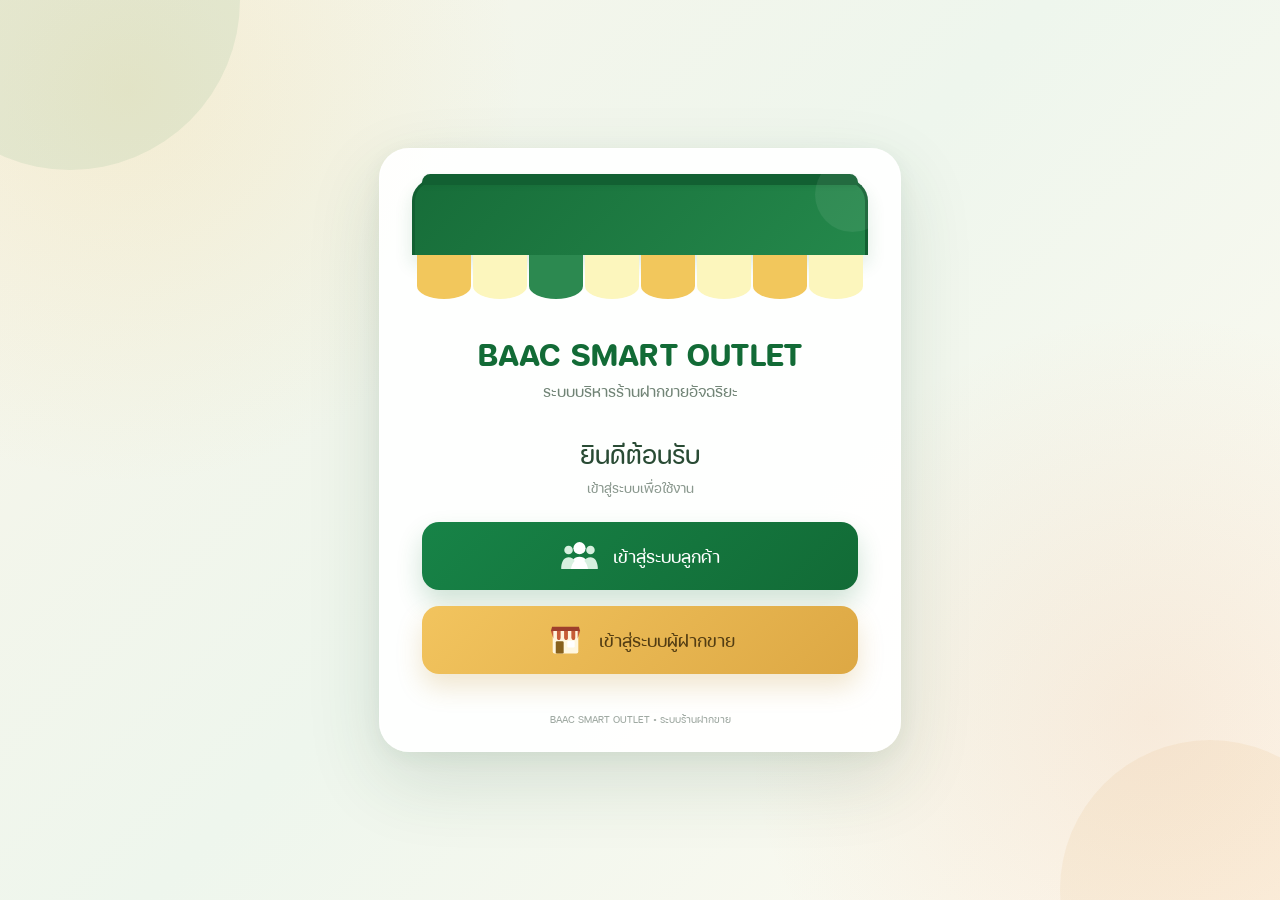
<file: index.html>
<!DOCTYPE html>
<html lang="th">
<head>
  <meta name="theme-color" content="#0d5632">
  <meta name="mobile-web-app-capable" content="yes">
  <meta name="apple-mobile-web-app-capable" content="yes">
  <meta name="apple-mobile-web-app-status-bar-style" content="default">
  <meta name="apple-mobile-web-app-title" content="BAAC OUTLET">
  <link rel="manifest" href="manifest.webmanifest?v=29">
  <link rel="apple-touch-icon" href="icon-192.png?v=29">
  <script src="app.js?v=15"></script>

  <base target="_top">

  <meta charset="UTF-8">
  <meta name="viewport" content="width=device-width, initial-scale=1.0">
  <title>BAAC SMART OUTLET</title>

  <link rel="preconnect" href="https://fonts.googleapis.com">
  <link rel="preconnect" href="https://fonts.gstatic.com" crossorigin>
  <link
    href="https://fonts.googleapis.com/css2?family=Kanit:wght@300;400;500;600;700&display=swap"
    rel="stylesheet"
  >

  <link rel="stylesheet" href="index-style-1.css?v=12">

<link rel="stylesheet" href="index-style-2.css?v=12">


<link rel="stylesheet" href="index-style-3.css?v=12">


<link rel="stylesheet" href="index-style-4.css?v=12">


<link rel="stylesheet" href="index-style-5.css?v=12">

  <link rel="stylesheet" href="customer-font.css?v=12">
</head>

<body>

  <div class="shape one"></div>
  <div class="shape two"></div>

  <main class="container">

    <section class="card">

      <div class="storefront">

        <div class="store-sign"></div>

        <div class="awning">
          <span></span>
          <span></span>
          <span></span>
          <span></span>
          <span></span>
          <span></span>
          <span></span>
          <span></span>
        </div>

      </div>

      <div class="brand-area">

        <div class="brand">
          BAAC SMART OUTLET
        </div>

        <div class="subtitle">
          ระบบบริหารร้านฝากขายอัจฉริยะ
        </div>

      </div>

      <div class="welcome-area">

        <div class="welcome">
          ยินดีต้อนรับ
        </div>

        <div class="welcome-text">
          เข้าสู่ระบบเพื่อใช้งาน
        </div>

        <div class="login-buttons">

          <button
            class="login-btn customer-btn"
            onclick="openCustomerLogin()"
          >

            <span class="button-icon">

              <svg viewBox="0 0 64 64" aria-hidden="true">
                <circle cx="32" cy="20" r="10" fill="#ffffff"/>
                <circle cx="14" cy="23" r="7" fill="#d7f0df"/>
                <circle cx="50" cy="23" r="7" fill="#d7f0df"/>

                <path
                  d="M16 54c1-13 7-20 16-20s15 7 16 20z"
                  fill="#ffffff"
                />

                <path
                  d="M2 51c1-10 5-16 12-16 5 0 8 2 10 6-3 3-5 7-6 13H2z"
                  fill="#d7f0df"
                />

                <path
                  d="M62 51c-1-10-5-16-12-16-5 0-8 2-10 6 3 3 5 7 6 13h16z"
                  fill="#d7f0df"
                />
              </svg>

            </span>

            <span class="button-text">
              เข้าสู่ระบบลูกค้า
            </span>

          </button>


          <button
            class="login-btn consignor-btn"
            onclick="openConsignorLogin()"
          >

            <span class="button-icon">

              <svg viewBox="0 0 64 64" aria-hidden="true">

                <rect
                  x="11"
                  y="25"
                  width="42"
                  height="30"
                  rx="3"
                  fill="#fff7df"
                />

                <rect
                  x="16"
                  y="35"
                  width="13"
                  height="20"
                  rx="2"
                  fill="#87611d"
                />

                <rect
                  x="35"
                  y="34"
                  width="12"
                  height="11"
                  rx="2"
                  fill="#ffffff"
                />

                <path
                  d="M8 18h48l-4 12H12z"
                  fill="#c75c37"
                />

                <path
                  d="M8 18h48l-2-7H10z"
                  fill="#9e3f2c"
                />

                <path d="M12 30c0 4 6 4 6 0v-12h-6z" fill="#fff4dd"/>
                <path d="M18 30c0 4 6 4 6 0v-12h-6z" fill="#c75c37"/>
                <path d="M24 30c0 4 6 4 6 0v-12h-6z" fill="#fff4dd"/>
                <path d="M30 30c0 4 6 4 6 0v-12h-6z" fill="#c75c37"/>
                <path d="M36 30c0 4 6 4 6 0v-12h-6z" fill="#fff4dd"/>
                <path d="M42 30c0 4 6 4 6 0v-12h-6z" fill="#c75c37"/>
                <path d="M48 30c0 4 4 4 4 0v-12h-4z" fill="#fff4dd"/>

              </svg>

            </span>

            <span class="button-text">
              เข้าสู่ระบบผู้ฝากขาย
            </span>

          </button>

        </div>

      </div>

      <div class="footer">
        BAAC SMART OUTLET • ระบบร้านฝากขาย
      </div>

    </section>

  </main>


  <!-- LOGIN ลูกค้า -->

  <div class="modal" id="customerModal">

    <div class="modal-box">

      <div class="modal-header">

        <div class="modal-title">
          เข้าสู่ระบบลูกค้า
        </div>

        <button
          class="close"
          onclick="closeModal('customerModal')"
        >
          ×
        </button>

      </div>

      <div class="notice">
        กรอกเบอร์โทรศัพท์ที่ลงทะเบียนเป็นสมาชิก
      </div>

      <div class="input-group">

        <label>
          เบอร์โทรศัพท์
        </label>

        <input
          type="tel"
          id="customerPhone"
          inputmode="numeric"
          autocomplete="tel"
          maxlength="10"
          placeholder="กรอกเบอร์โทรศัพท์"
        >

      </div>

      <button
        class="modal-btn"
        id="customerLoginButton"
        onclick="customerLogin()"
      >
        เข้าสู่ระบบ
      </button>

      <div class="small-note">
        ระบบจะตรวจสอบข้อมูลสมาชิกก่อนเข้าสู่ระบบ
      </div>

      <div class="register-divider">
        <span>ยังไม่ได้เป็นสมาชิก?</span>
      </div>

      <button
        type="button"
        class="register-btn"
        onclick="openCustomerRegister()"
      >
        สมัครสมาชิก
      </button>

    </div>

  </div>


  <!-- สมัครสมาชิก -->

  <div class="modal" id="customerRegisterModal">

    <div class="modal-box">

      <div class="modal-header">

        <div class="modal-title">
          สมัครสมาชิก
        </div>

        <button
          class="close"
          onclick="closeModal('customerRegisterModal')"
        >
          ×
        </button>

      </div>

      <div class="notice">
        สมัครสมาชิก BAAC SMART OUTLET เพื่อสะสมคะแนนและรับสิทธิ์รางวัลสมาชิก
      </div>

      <div class="input-group">
        <label>ชื่อ</label>
        <input
          type="text"
          id="registerFirstName"
          autocomplete="given-name"
          maxlength="80"
          placeholder="กรอกชื่อ"
        >
      </div>

      <div class="input-group">
        <label>นามสกุล</label>
        <input
          type="text"
          id="registerLastName"
          autocomplete="family-name"
          maxlength="80"
          placeholder="กรอกนามสกุล"
        >
      </div>

      <div class="input-group">
        <label>เบอร์โทรศัพท์</label>
        <input
          type="tel"
          id="registerPhone"
          inputmode="numeric"
          autocomplete="tel"
          maxlength="10"
          placeholder="0XXXXXXXXX"
        >
      </div>

      <button
        class="modal-btn"
        id="customerRegisterButton"
        onclick="registerCustomer()"
      >
        สมัครสมาชิก
      </button>

      <div class="small-note">
        สมัครฟรี • เริ่มต้น 0 คะแนน • สมาชิกทั่วไป
      </div>

    </div>

  </div>


  <!-- LOGIN ผู้ฝากขาย -->

  <div class="modal" id="consignorModal">

    <div class="modal-box">

      <div class="modal-header">

        <div class="modal-title consignor-modal-title">
          เข้าสู่ระบบผู้ฝากขาย
        </div>

        <button
          class="close"
          onclick="closeModal('consignorModal')"
        >
          ×
        </button>

      </div>

      <div class="notice consignor-notice">
        กรอกเบอร์โทรศัพท์ที่ลงทะเบียนไว้ในข้อมูลผู้ฝากขาย
      </div>

      <div class="input-group">

        <label>
          เบอร์โทรศัพท์
        </label>

        <input
          type="tel"
          id="consignorPhone"
          inputmode="numeric"
          autocomplete="tel"
          maxlength="10"
          placeholder="กรอกเบอร์โทรศัพท์"
        >

      </div>

      <button
        class="modal-btn consignor-modal-btn"
        id="consignorLoginButton"
        onclick="consignorLogin()"
      >
        เข้าสู่ระบบ
      </button>

      <div class="small-note">
        ระบบจะแสดงเฉพาะข้อมูลของผู้ฝากขายรายนั้น
      </div>

    </div>

  </div>


  <script src="index-script-1.js?v=16"></script>


  <!-- CUSTOM POPUP -->
  <div id="baacPopupBackdrop" class="baac-popup-backdrop" aria-hidden="true">
    <div id="baacPopupCard" class="baac-popup-card warning" role="dialog" aria-modal="true" aria-labelledby="baacPopupTitle">
      <div class="baac-popup-accent"></div>
      <div class="baac-popup-body">
        <div id="baacPopupIcon" class="baac-popup-icon">!</div>
        <h3 id="baacPopupTitle" class="baac-popup-title">แจ้งเตือน</h3>
        <p id="baacPopupMessage" class="baac-popup-message"></p>
      </div>
      <div class="baac-popup-actions">
        <button id="baacPopupOk" type="button" class="baac-popup-btn primary">ตกลง</button>
      </div>
    </div>
  </div>


<script src="index-script-2.js?v=12"></script>


<script src="index-script-3.js?v=12"></script>

</body>
</html>
</file>
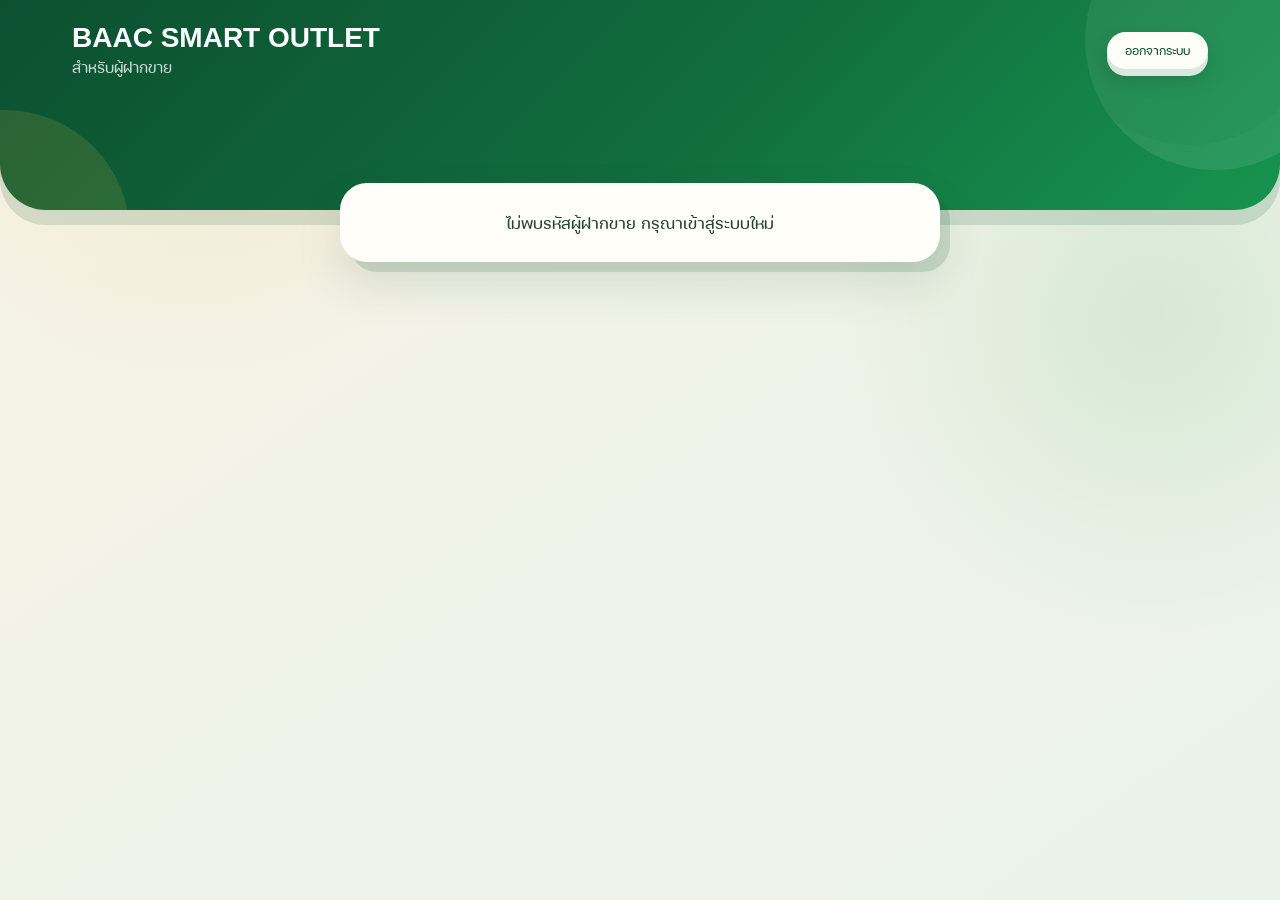
<file: consignor.html>
<!DOCTYPE html>
<html lang="th">
<head>
  <meta name="theme-color" content="#0d5632">
  <meta name="mobile-web-app-capable" content="yes">
  <meta name="apple-mobile-web-app-capable" content="yes">
  <meta name="apple-mobile-web-app-status-bar-style" content="default">
  <meta name="apple-mobile-web-app-title" content="BAAC SMART OUTLET">
  <link rel="manifest" href="manifest.webmanifest">
  <link rel="apple-touch-icon" href="icon.svg">
  <script src="app.js?v=15"></script>

  <base target="_top">

  <meta charset="UTF-8">
  <meta name="viewport" content="width=device-width, initial-scale=1">

  <title>BAAC SMART OUTLET - ผู้ฝากขาย</title>

  <link rel="stylesheet" href="consignor-style-1.css?v=12">
<link rel="stylesheet" href="consignor-style-2.css?v=12">
<link rel="stylesheet" href="consignor-style-3.css?v=12">

<link rel="stylesheet" href="consignor-style-4.css?v=12">


<link rel="stylesheet" href="consignor-style-5.css?v=12">


<link rel="stylesheet" href="consignor-style-6.css?v=12">


<link rel="stylesheet" href="consignor-style-7.css?v=12">


<link rel="stylesheet" href="consignor-style-8.css?v=12">


<link rel="stylesheet" href="consignor-style-9.css?v=12">


<link rel="stylesheet" href="consignor-style-10.css?v=14">

  <link rel="stylesheet" href="customer-font.css?v=12">
</head>


<body>


<!-- ========================================================
     HERO
======================================================== -->

<section class="hero">

  <div class="hero-inner">

    <div class="nav">

      <div class="brand">

        <div>

          <div class="brand-title">
            BAAC SMART OUTLET
          </div>

          <div class="brand-sub">
            สำหรับผู้ฝากขาย
          </div>

        </div>

      </div>


      <button
        class="logout"
        onclick="logoutConsignor()"
      >
        ออกจากระบบ
      </button>

    </div>

  </div>

</section>


<!-- ========================================================
     MAIN
======================================================== -->

<main
  class="main"
  id="app"
>

  <div class="loading">
    กำลังโหลดข้อมูล...
  </div>

</main>

<div
  id="paymentNotification"
  class="payment-notification"
  onclick="openPaymentNotification()"
>
  <div
    id="paymentNotificationText"
    class="payment-notification-text"
  ></div>

  <button
    type="button"
    class="payment-notification-close"
    onclick="dismissPaymentNotification(event)"
    aria-label="ปิด"
  >
    ×
  </button>
</div>


<!-- ========================================================
     MODAL
======================================================== -->

<div
  class="modal"
  id="detailModal"
>

  <div class="modal-box">

    <div class="modal-head">

      <div
        class="modal-title"
        id="modalTitle"
      ></div>

      <button
        class="modal-close"
        onclick="closeModal()"
      >
        ×
      </button>

    </div>


    <div
      class="modal-content"
      id="modalContent"
    ></div>

  </div>

</div>



<!-- ========================================================
     IMAGE LIGHTBOX
======================================================== -->

<div
  class="image-lightbox"
  id="imageLightbox"
  aria-hidden="true"
>

  <button
    type="button"
    class="image-lightbox-close"
    onclick="closeProofLightbox()"
    aria-label="ปิด"
  >
    ×
  </button>


  <div
    class="image-lightbox-stage"
    id="imageLightboxStage"
  >

    <img
      class="image-lightbox-img"
      id="imageLightboxImg"
      alt="หลักฐานการโอนเงิน"
    >

  </div>

</div>



<script src="consignor-script-1.js?v=19"></script>
<script src="consignor-script-2.js?v=16"></script>

</body>
</html>
</file>
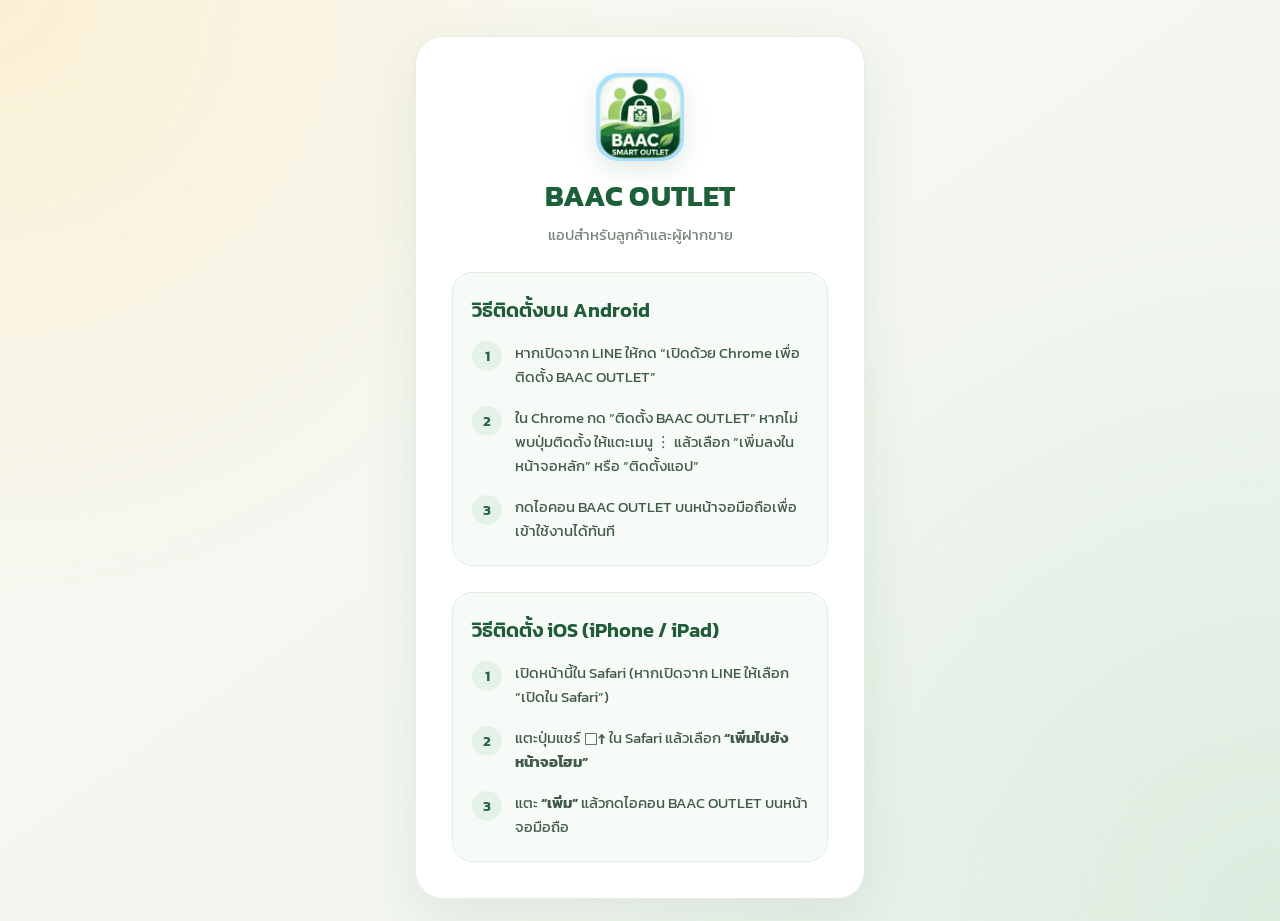
<file: install.html>
<!doctype html>
<html lang="th">
<head>
  <meta charset="utf-8">
  <meta name="viewport" content="width=device-width,initial-scale=1,viewport-fit=cover">
  <meta name="theme-color" content="#0d5632">
  <meta name="apple-mobile-web-app-capable" content="yes">
  <meta name="apple-mobile-web-app-title" content="BAAC OUTLET">
  <meta name="description" content="วิธีติดตั้ง BAAC OUTLET บน iOS และ Android">
  <link rel="manifest" href="./manifest.webmanifest?v=29">
  <link rel="apple-touch-icon" href="./icon-192.png?v=29">
  <link rel="icon" href="./icon.svg" type="image/svg+xml">
  <link rel="preconnect" href="https://fonts.googleapis.com">
  <link rel="preconnect" href="https://fonts.gstatic.com" crossorigin>
  <link href="https://fonts.googleapis.com/css2?family=Kanit:wght@300;400;500;600;700&display=swap" rel="stylesheet">
  <title>ติดตั้ง BAAC OUTLET</title>
  <style>
    *{box-sizing:border-box}
    html{-webkit-text-size-adjust:100%;min-height:100%;background:#f3f7ef}
    body{
      margin:0;min-height:100vh;min-height:100svh;
      padding:clamp(18px,4vh,38px) 16px max(22px,env(safe-area-inset-bottom));
      display:flex;align-items:center;justify-content:center;
      font-family:Kanit,system-ui,sans-serif;color:#244831;
      background:radial-gradient(circle at 0 0,#fbf0d5,transparent 38%),
        radial-gradient(circle at 100% 100%,#dcecdf,transparent 45%),
        linear-gradient(145deg,#f9f8f1,#eff6ee);
    }
    .card{
      width:min(100%,430px);margin:auto;padding:clamp(24px,5vw,34px) clamp(19px,5vw,32px);
      background:#fff;border:1px solid #e4eee5;border-radius:28px;
      box-shadow:0 18px 55px rgba(22,83,48,.09);text-align:center;
    }
    .icon{
      width:88px;height:88px;display:block;margin:0 auto 17px;
      border-radius:22px;box-shadow:0 8px 24px rgba(17,90,49,.13);
    }
    h1{font-size:clamp(23px,6vw,29px);line-height:1.22;color:#1c6039;margin:0;font-weight:700;letter-spacing:.01em}
    .sub{font-size:15px;color:#77867b;margin:10px 0 0;font-weight:400}
    .help{
      margin-top:26px;padding:22px 19px;text-align:left;background:#f7fbf7;
      border-radius:20px;border:1px solid #e1eee3;
    }
    .help h2{font-size:20px;margin:0 0 16px;color:#205c38;font-weight:600}
    .step{display:flex;align-items:flex-start;gap:13px;margin:0 0 17px;font-size:15px;line-height:1.6;color:#415a49}
    .step:last-child{margin-bottom:0}
    .num{
      flex:none;width:30px;height:30px;border-radius:50%;background:#e5f2e9;
      color:#25643f;text-align:center;line-height:30px;font-size:15px;font-weight:600;
    }
    .primary{
      display:block;width:100%;min-height:52px;margin-top:23px;padding:12px 16px;
      border:0;border-radius:15px;background:linear-gradient(130deg,#168447,#0c6334);
      color:#fff;font:500 17px Kanit,system-ui,sans-serif;cursor:pointer;
    }
    .primary:active{transform:translateY(1px)}
    .warning{
      margin:23px 0 0;padding:12px;border-radius:13px;
      background:#fff6df;color:#78561b;font-size:14px;line-height:1.55;
    }
    [hidden]{display:none!important}
    @media(max-width:380px){
      .card{padding:24px 19px;border-radius:23px}
      .icon{width:80px;height:80px}
      .help{padding:19px 15px;margin-top:23px}
      .step{font-size:14px;gap:11px}
    }
    @media(min-width:700px){.card{width:450px;padding:36px}}
  </style>
</head>
<body>
  <main class="card">
    <img class="icon" src="./icon-192.png?v=29" alt="ไอคอน BAAC OUTLET" width="96" height="96">
    <h1>BAAC OUTLET</h1>
    <p class="sub">แอปสำหรับลูกค้าและผู้ฝากขาย</p>
    <p id="browserWarning" class="warning" hidden>กรุณาเปิดหน้านี้ด้วย Safari บน iPhone หรือ Chrome บน Android เพื่อดำเนินการติดตั้ง</p>
    <section id="androidSection">
      <a class="primary" id="androidChromeButton" href="#" hidden style="text-decoration:none">เปิดด้วย Chrome เพื่อติดตั้ง BAAC OUTLET</a>
      <button class="primary" id="installButton" type="button" hidden>ติดตั้ง BAAC OUTLET</button>
      <div class="help" id="androidHelp">
        <h2>วิธีติดตั้งบน Android</h2>
        <div class="step"><span class="num">1</span><span>หากเปิดจาก LINE ให้กด “เปิดด้วย Chrome เพื่อติดตั้ง BAAC OUTLET”</span></div>
        <div class="step"><span class="num">2</span><span>ใน Chrome กด “ติดตั้ง BAAC OUTLET” หากไม่พบปุ่มติดตั้ง ให้แตะเมนู ⋮ แล้วเลือก “เพิ่มลงในหน้าจอหลัก” หรือ “ติดตั้งแอป”</span></div>
        <div class="step"><span class="num">3</span><span>กดไอคอน BAAC OUTLET บนหน้าจอมือถือเพื่อเข้าใช้งานได้ทันที</span></div>
      </div>
    </section>
    <section id="iosSection">
      <div class="help">
        <h2>วิธีติดตั้ง iOS (iPhone / iPad)</h2>
        <div class="step"><span class="num">1</span><span>เปิดหน้านี้ใน Safari (หากเปิดจาก LINE ให้เลือก “เปิดใน Safari”)</span></div>
        <div class="step"><span class="num">2</span><span>แตะปุ่มแชร์ <strong>□↑</strong> ใน Safari แล้วเลือก <strong>“เพิ่มไปยังหน้าจอโฮม”</strong></span></div>
        <div class="step"><span class="num">3</span><span>แตะ <strong>“เพิ่ม”</strong> แล้วกดไอคอน BAAC OUTLET บนหน้าจอมือถือ</span></div>
      </div>
    </section>
    <section id="installedSection" hidden>
      <div class="help"><h2>พร้อมใช้งานแล้ว</h2><p style="font-size:14px;margin:0">เปิดแอปจากไอคอน BAAC OUTLET บนหน้าจอมือถือได้เลย</p></div>
    </section>
  </main>
  <script>
  (function(){
    'use strict';
    var ua=navigator.userAgent||'';
    var ios=/iPad|iPhone|iPod/i.test(ua)||(/Macintosh/i.test(ua)&&navigator.maxTouchPoints>1);
    var androidOS=/Android/i.test(ua);
    var standalone=window.matchMedia&&window.matchMedia('(display-mode: standalone)').matches||navigator.standalone===true;
    var embedded=/Line\/|FBAN|FBAV|Instagram|MicroMessenger/i.test(ua);
        var deferredPrompt=null;
    var android=document.getElementById('androidSection');
    var iphone=document.getElementById('iosSection');
    var installed=document.getElementById('installedSection');
    var btn=document.getElementById('installButton');
    var chromeBtn=document.getElementById('androidChromeButton');

    // Android only: use the PWA install flow. No APK download is required.
    if(androidOS&&!ios){
      if(embedded){
        var installUrl=window.location.href.split('#')[0];
        var installUri=installUrl.replace(/^https:\/\//i,'');
        chromeBtn.hidden=false;
        chromeBtn.href='intent://'+installUri+
          '#Intent;scheme=https;package=com.android.chrome;'+
          'S.browser_fallback_url='+encodeURIComponent(installUrl)+';end';
        btn.hidden=true;
      }else{
        // Never leave Android with a dead install button.
        // Until Chrome exposes the native PWA prompt, this button opens BAAC OUTLET immediately.
        btn.hidden=false;
        btn.textContent='เปิด BAAC OUTLET';
      }
    }

    if(standalone){window.location.replace('./index.html');return;}
    if(embedded&&!standalone){
      var warning=document.getElementById('browserWarning');
      warning.hidden=false;
      if(androidOS&&!ios){
        warning.textContent='กดปุ่มด้านล่างเพื่อเปิดหน้านี้ด้วย Chrome แล้วติดตั้ง BAAC OUTLET โดยไม่ต้องดาวน์โหลดไฟล์ APK';
      }
    }
    window.addEventListener('beforeinstallprompt',function(e){
      e.preventDefault();
      deferredPrompt=e;
      if(!standalone&&!ios&&!embedded){
        btn.hidden=false;
        btn.textContent='ติดตั้ง BAAC OUTLET';
      }
    });
    btn.addEventListener('click',async function(){
      // Android fallback: if Chrome does not provide the install prompt,
      // open the customer app instead of leaving the button unresponsive.
      if(androidOS&&!ios&&!deferredPrompt){
        window.location.href='./index.html';
        return;
      }
      if(!deferredPrompt){
        document.getElementById('androidHelp').scrollIntoView({behavior:'smooth',block:'center'});
        return;
      }
      var prompt=deferredPrompt;deferredPrompt=null;
      try{
        await prompt.prompt();
        await prompt.userChoice;
      }catch(e){
        console.warn('Install prompt unavailable',e);
        if(androidOS&&!ios){window.location.href='./index.html'}
      }
    });
    window.addEventListener('appinstalled',function(){
      android.hidden=true;iphone.hidden=true;installed.hidden=false;
    });
    if('serviceWorker' in navigator&&location.protocol==='https:'){
      window.addEventListener('load',function(){navigator.serviceWorker.register('./sw.js').catch(function(e){console.warn('SW',e)})});
    }
  })();
  </script>
</body>
</html>
</file>
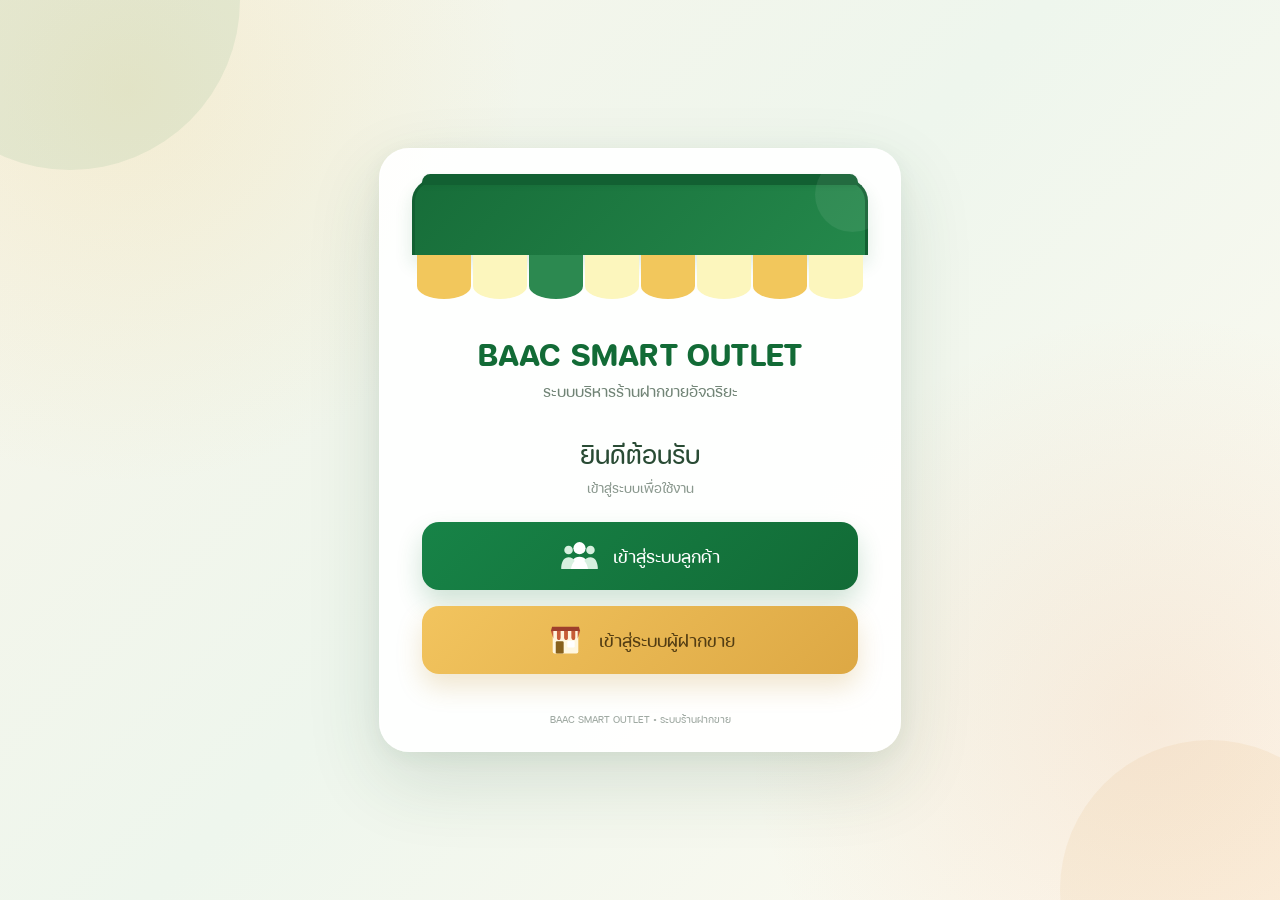
<file: member.html>
<!DOCTYPE html>
    <html lang="th">
    <head>
  <meta name="theme-color" content="#0d5632">
  <meta name="mobile-web-app-capable" content="yes">
  <meta name="apple-mobile-web-app-capable" content="yes">
  <meta name="apple-mobile-web-app-status-bar-style" content="default">
  <meta name="apple-mobile-web-app-title" content="BAAC SMART OUTLET">
  <link rel="manifest" href="manifest.webmanifest">
  <link rel="apple-touch-icon" href="icon-192.png">
  <script src="app.js?v=15"></script>

      <base target="_top">

      <meta charset="UTF-8">
      <meta name="viewport" content="width=device-width, initial-scale=1.0">

      <link
        href="https://fonts.googleapis.com/css2?family=Kanit:wght@300;400;500;600;700&display=swap"
        rel="stylesheet"
      >

      <style>
        *{box-sizing:border-box}

        :root{
          --green:#137b45;
          --green-dark:#075f35;
          --text:#26382d;
          --muted:#89938c;
          --line:#e7eee9;
        }

        body{
          margin:0;
          font-family:'Kanit',sans-serif;
          color:var(--text);
          background:
            radial-gradient(circle at 10% 0%,rgba(49,166,97,.13),transparent 32%),
            radial-gradient(circle at 90% 15%,rgba(184,225,198,.25),transparent 28%),
            linear-gradient(180deg,#fafcf9 0%,#f1f7f3 100%);
        }

        .page{
          min-height:100vh;
          padding:28px 18px 45px;
        }

        .container{
          width:100%;
          max-width:920px;
          margin:auto;
        }

        /* HEADER */

        .header{
          text-align:center;
          margin-bottom:25px;
        }

        .brand{
          font-size:30px;
          font-weight:700;
          letter-spacing:.4px;
          background:linear-gradient(90deg,#075d34,#1b9253);
          -webkit-background-clip:text;
          -webkit-text-fill-color:transparent;
        }

        .subtitle{
          margin-top:3px;
          font-size:14px;
          font-weight:300;
          color:#8a958e;
        }

        .welcome{
          margin:0 0 14px 3px;
          font-size:22px;
          font-weight:600;
        }

        /* POINT CARD */

        .points-card{
          position:relative;
          overflow:hidden;
          padding:29px 30px;
          border-radius:28px;
          color:white;
          background:
            linear-gradient(
              135deg,
              #075f35 0%,
              #0f7d45 50%,
              #36a764 100%
            );
          box-shadow:
            0 22px 48px rgba(9,99,54,.19),
            inset 0 1px 0 rgba(255,255,255,.2);
        }

        .points-card::before{
          content:"";
          position:absolute;
          width:270px;
          height:270px;
          right:-85px;
          top:-155px;
          border-radius:50%;
          background:
            radial-gradient(
              circle,
              rgba(255,255,255,.18),
              transparent 68%
            );
        }

        .points-content{
          position:relative;
          z-index:2;
        }

        .points-label{
          font-size:14px;
          font-weight:300;
          opacity:.9;
        }

        .points-row{
          display:flex;
          align-items:flex-end;
          gap:9px;
          margin-top:4px;
        }

        .points-number{
          font-size:58px;
          line-height:1;
          font-weight:700;
        }

        .points-word{
          margin-bottom:7px;
          font-size:16px;
          font-weight:300;
        }

        .progress-info{
          display:flex;
          justify-content:space-between;
          gap:15px;
          margin:22px 0 8px;
          font-size:12px;
          opacity:.92;
        }

        .progress{
          height:8px;
          border-radius:999px;
          overflow:hidden;
          background:rgba(255,255,255,.21);
        }

        .progress-bar{
          width:0%;
          height:100%;
          border-radius:999px;
          background:linear-gradient(90deg,#fff,#d7ffe5);
          box-shadow:0 0 16px rgba(255,255,255,.45);
          transition:width .5s ease;
        }

        /* REWARD */

        .reward{
          display:flex;
          align-items:center;
          gap:13px;
          margin-top:16px;
          padding:16px 18px;
          border-radius:19px;
          background:linear-gradient(110deg,#fff9e3,#fff2b8);
          border:1px solid rgba(225,194,81,.30);
          box-shadow:0 10px 25px rgba(97,78,17,.055);
        }

        .reward-icon{
          width:44px;
          height:44px;
          flex:none;
          display:flex;
          align-items:center;
          justify-content:center;
          border-radius:14px;
          background:white;
          font-size:21px;
          box-shadow:0 6px 15px rgba(91,72,14,.08);
        }

        .reward-title{
          font-size:14px;
          font-weight:600;
          color:#685313;
        }

        .reward-text{
          margin-top:2px;
          font-size:12px;
          font-weight:300;
          color:#89732d;
        }

        /* CARD */

        .card{
          margin-top:19px;
          padding:25px;
          border-radius:25px;
          background:rgba(255,255,255,.94);
          border:1px solid rgba(228,236,230,.95);
          box-shadow:0 14px 36px rgba(38,65,47,.065);
        }

        .card-title{
          margin-bottom:19px;
          font-size:18px;
          font-weight:600;
          color:#116c3d;
        }

        /* MEMBER INFO */

        .member-grid{
          display:grid;
          grid-template-columns:1fr 185px;
          align-items:center;
          gap:30px;
        }

        .info-row{
          display:grid;
          grid-template-columns:145px 1fr;
          gap:12px;
          padding:11px 0;
          border-bottom:1px solid var(--line);
        }

        .info-row:last-child{
          border-bottom:none;
        }

        .info-label{
          font-size:13px;
          font-weight:300;
          color:#89938c;
        }

        .info-value{
          font-size:14px;
          font-weight:500;
        }

        /* PROFILE */

        .profile-area{
          display:flex;
          justify-content:center;
        }

        .profile-box{
          position:relative;
        }

        .profile-outer{
          width:148px;
          height:148px;
          padding:6px;
          border-radius:50%;
          background:
            linear-gradient(
              145deg,
              #ffffff,
              #9bd6ae,
              #ffffff
            );
          box-shadow:0 16px 34px rgba(11,101,56,.15);
        }

        .profile-inner{
          width:100%;
          height:100%;
          display:flex;
          align-items:center;
          justify-content:center;
          border-radius:50%;
          background:
            radial-gradient(
              circle at 35% 25%,
              #f7fff9,
              #dff4e5 56%,
              #c3e8cf 100%
            );
        }

        .profile-svg{
          width:77px;
          height:77px;
        }

        .member-photo{
          width:100%;
          height:100%;
          display:none;
          object-fit:cover;
          border-radius:50%;
          background:#eef7f0;
        }

        .photo-action{
          display:flex;
          justify-content:center;
          margin-top:10px;
        }

        .photo-button{
          appearance:none;
          border:1px solid #b9d7c2;
          border-radius:999px;
          padding:7px 13px;
          background:linear-gradient(145deg,#ffffff,#e9f5ec);
          color:#0e7040;
          font-family:inherit;
          font-size:12px;
          font-weight:700;
          cursor:pointer;
          box-shadow:0 4px 0 #d3e5d8;
          transition:.16s ease;
        }

        .photo-button:hover{
          transform:translateY(-1px);
        }

        .photo-button:active{
          transform:translateY(2px);
          box-shadow:0 2px 0 #d3e5d8;
        }

        .photo-button:disabled{
          opacity:.65;
          cursor:wait;
          transform:none;
        }

        .photo-input{
          display:none;
        }

        .photo-status{
          min-height:18px;
          margin-top:7px;
          text-align:center;
          font-size:11px;
          color:#7f8e84;
        }

        .photo-status.success{
          color:#118149;
        }

        .photo-status.error{
          color:#c23a32;
        }

        .verified{
          position:absolute;
          right:6px;
          bottom:9px;
          width:33px;
          height:33px;
          display:flex;
          align-items:center;
          justify-content:center;
          border-radius:50%;
          border:4px solid white;
          background:linear-gradient(145deg,#31ad69,#08703e);
          color:white;
          font-size:12px;
          font-weight:700;
        }

        .photo-hint{
          margin-top:10px;
          text-align:center;
          font-size:10px;
          color:#97a198;
        }

        /* MEMBER LEVEL */

        .levels{
          display:grid;
          grid-template-columns:repeat(3,1fr);
          gap:15px;
        }

        .level{
          position:relative;
          min-height:225px;
          padding:17px 10px 18px;
          text-align:center;
          border-radius:24px;
          background:linear-gradient(180deg,#ffffff,#f8faf9);
          border:1px solid #e5ece7;
          transition:.22s ease;
        }

        .level:hover{
          transform:translateY(-3px);
        }

        .level.current{
          border:1px solid #acd5ba;
          background:linear-gradient(180deg,#fbfefc,#edf7f0);
          box-shadow:0 13px 30px rgba(21,107,57,.11);
        }

        .tier-label-area{
          height:23px;
          display:flex;
          justify-content:center;
          align-items:center;
        }

        .current-label{
          display:none;
          align-items:center;
          justify-content:center;
          min-height:23px;
          padding:4px 12px;
          border-radius:999px;
          background:linear-gradient(135deg,#08703e,#209759);
          color:white;
          font-size:9px;
          font-weight:500;
          box-shadow:0 5px 13px rgba(15,122,67,.17);
        }

        .level.current .current-label{
          display:inline-flex;
        }

        .tier-emblem{
          width:132px;
          height:116px;
          margin:6px auto 2px;
          display:block;
          transform:scaleY(.90);
          transform-origin:center center;
          filter:drop-shadow(0 8px 8px rgba(30,45,35,.11));
        }

        .level-name{
          margin-top:4px;
          font-size:15px;
          font-weight:600;
          color:#314037;
        }

        .level-point{
          margin-top:3px;
          font-size:10px;
          font-weight:300;
          color:#919b94;
        }

        /* NAVIGATION */

        .menu{
          display:grid;
          grid-template-columns:1fr 1fr;
          gap:16px;
          margin-top:21px;
        }

        .menu-card{
          position:relative;
          overflow:hidden;
          min-height:155px;
          padding:23px 24px;
          border:none;
          border-radius:25px;
          font-family:'Kanit',sans-serif;
          text-align:left;
          cursor:pointer;
          transition:.22s ease;
        }

        .menu-card:hover{
          transform:translateY(-4px) scale(1.008);
        }

        .menu-products{
          color:white;
          background:
            linear-gradient(
              135deg,
              #075f35,
              #118147 54%,
              #28a25e
            );
          box-shadow:0 17px 34px rgba(10,105,57,.18);
        }

        .menu-products::before{
          content:"";
          position:absolute;
          width:170px;
          height:170px;
          right:-70px;
          top:-80px;
          border-radius:50%;
          background:
            radial-gradient(
              circle,
              rgba(255,255,255,.18),
              transparent
            );
        }

        .menu-history{
          color:#165f39;
          background:linear-gradient(135deg,#ffffff,#edf7f0);
          border:1px solid #d4e6da;
          box-shadow:0 15px 30px rgba(37,74,50,.08);
        }

        .menu-icon{
          width:50px;
          height:50px;
          position:relative;
          z-index:2;
          display:flex;
          align-items:center;
          justify-content:center;
          margin-bottom:13px;
          border-radius:16px;
        }

        .menu-products .menu-icon{
          background:rgba(255,255,255,.15);
          border:1px solid rgba(255,255,255,.16);
        }

        .menu-history .menu-icon{
          background:linear-gradient(145deg,#e7f5eb,#d4ebdc);
        }

        .menu-icon svg{
          width:27px;
          height:27px;
        }

        .menu-title{
          position:relative;
          z-index:2;
          font-size:26px;
          line-height:1.2;
          font-weight:600;
        }

        .menu-sub{
          position:relative;
          z-index:2;
          margin-top:7px;
          font-size:14px;
          font-weight:300;
          opacity:.84;
        }

        .menu-arrow{
          position:absolute;
          right:22px;
          bottom:22px;
          z-index:2;
          width:41px;
          height:41px;
          display:flex;
          align-items:center;
          justify-content:center;
          border-radius:50%;
          font-size:21px;
        }

        .menu-products .menu-arrow{
          color:white;
          background:rgba(255,255,255,.15);
        }

        .menu-history .menu-arrow{
          color:#157947;
          background:#dcefe2;
        }

        .footer{
          margin-top:28px;
          text-align:center;
          font-size:10px;
          color:#9aa49d;
        }

        @media(max-width:650px){

          .page{
            padding:18px 12px 35px;
          }

          .brand{
            font-size:24px;
          }

          .points-card{
            padding:23px 20px;
          }

          .points-number{
            font-size:49px;
          }

          .progress-info{
            flex-direction:column;
            gap:3px;
          }

          .member-grid{
            grid-template-columns:1fr;
          }

          .profile-area{
            order:-1;
          }

          .info-row{
            grid-template-columns:1fr;
            gap:2px;
          }

          .card{
            padding:20px 12px;
          }

          .levels{
            gap:7px;
          }

          .level{
            min-height:190px;
            padding:13px 2px 12px;
          }

          .tier-emblem{
            width:94px;
            height:84px;
          }

          .level-name{
            font-size:11px;
          }

          .level-point{
            font-size:8px;
          }

          .current-label{
            font-size:7px;
            padding:3px 7px;
          }

          .menu{
            grid-template-columns:1fr;
          }

          .menu-title{
            font-size:25px;
          }

          .menu-sub{
            font-size:13px;
          }
        }
      </style>

    <style>
    @font-face{
      font-family:'FC Subject Rounded';
      src:url(data:font/ttf;base64,) format('truetype');
      font-weight:400;
      font-style:normal;
    }
    @font-face{
      font-family:'FC Subject Rounded';
      src:url(data:font/ttf;base64,) format('truetype');
      font-weight:700;
      font-style:normal;
    }

    :root{
      --green:#137b45;
      --green-dark:#075f35;
      --cream:#fbf8ef;
      --soft-green:#e8f0e8;
      --text:#234031;
      --muted:#7f8f86;
      --gold:#e9b543;
    }

    html,body,button,input,textarea,select{
      font-family:'FC Subject Rounded',sans-serif !important;
    }

    body{
      background:
        radial-gradient(circle at 10% 0%,rgba(39,140,78,.14),transparent 32%),
        radial-gradient(circle at 92% 15%,rgba(225,191,88,.12),transparent 28%),
        linear-gradient(180deg,#f6f3e9 0%,#e9f1e8 100%) !important;
    }

    .header{margin-bottom:28px}
    .brand{
      font-size:32px !important;
      font-weight:700 !important;
      color:#0b7542 !important;
      background:none !important;
      -webkit-text-fill-color:initial !important;
      text-shadow:0 3px 0 #efd58d;
    }
    .subtitle{font-size:16px !important;color:#667b70 !important}
    .welcome{font-size:26px !important;color:#214c36 !important;text-shadow:0 2px 0 rgba(255,255,255,.8)}

    .points-card{
      border-radius:30px !important;
      background:linear-gradient(145deg,#0c7a43,#168e50) !important;
      border:1px solid rgba(4,90,48,.5) !important;
      box-shadow:
        0 13px 0 #075f35,
        0 22px 34px rgba(24,73,45,.18),
        inset 0 10px 0 rgba(255,255,255,.12) !important;
    }
    .points-label{font-size:16px !important;font-weight:700 !important}
    .points-number{font-size:64px !important;text-shadow:0 4px 0 rgba(0,0,0,.14)}
    .points-word{font-size:18px !important}
    .progress{height:11px !important;background:rgba(255,255,255,.24) !important;box-shadow:inset 0 3px 4px rgba(0,0,0,.12)}
    .progress-bar{background:linear-gradient(180deg,#fff6c3,#f4d067) !important;box-shadow:0 3px 0 rgba(137,95,14,.26) !important}

    .reward{
      border-radius:22px !important;
      background:linear-gradient(145deg,#fff6c9,#f3d36c) !important;
      border:1px solid #e2b847 !important;
      box-shadow:0 8px 0 #d4a331,0 15px 24px rgba(94,74,24,.10),inset 0 5px 0 rgba(255,255,255,.33) !important;
    }
    .reward-icon{
      border-radius:16px !important;
      box-shadow:0 5px 0 rgba(161,121,29,.25) !important;
    }
    .reward-title{font-size:17px !important}.reward-text{font-size:14px !important}

    .card{
      border-radius:28px !important;
      background:linear-gradient(145deg,#fffdf7 0%,#f4fbf5 55%,#e8f4eb 100%) !important;
      border:1px solid rgba(174,194,180,.7) !important;
      box-shadow:0 10px 0 #dce7dc,0 18px 30px rgba(46,75,56,.10),inset 0 5px 0 rgba(255,255,255,.9) !important;
    }
    .card-title{font-size:22px !important;font-weight:700 !important;color:#0e7040 !important}
    .info-label{font-size:15px !important}.info-value{font-size:17px !important;font-weight:700 !important}
    .profile-outer{
      background:linear-gradient(145deg,#ffffff,#b7dec3,#ffffff) !important;
      box-shadow:0 8px 0 #a6cdb2,0 16px 24px rgba(11,101,56,.16) !important;
    }
    .verified{box-shadow:0 4px 0 #075f35 !important}
    .photo-hint{font-size:12px !important}

    .level{
      border-radius:25px !important;
      background:linear-gradient(145deg,#fffdf7 0%,#f3f8f3 58%,#e7f1e9 100%) !important;
      border:1px solid #cfddd2 !important;
      box-shadow:0 7px 0 #d5e2d7,0 13px 20px rgba(41,66,49,.08),inset 0 4px 0 rgba(255,255,255,.95) !important;
    }
    .level.current{
      background:linear-gradient(145deg,#f5fff6 0%,#dff4e4 55%,#cce9d4 100%) !important;
      border:2px solid #78b88c !important;
      box-shadow:0 8px 0 #9dc9a9,0 15px 25px rgba(21,107,57,.14),inset 0 4px 0 rgba(255,255,255,.9) !important;
    }
    .current-label{
      font-size:11px !important;
      box-shadow:0 4px 0 #075f35 !important;
    }
    .level-name{font-size:18px !important}.level-point{font-size:12px !important}

    .menu-card{
      border-radius:27px !important;
      box-shadow:0 9px 0 rgba(31,91,57,.25),0 17px 26px rgba(35,70,48,.11),inset 0 6px 0 rgba(255,255,255,.15) !important;
    }
    .menu-products{background:linear-gradient(145deg,#0c7a43,#168e50) !important}
    .menu-history{
      background:linear-gradient(145deg,#f4fbff 0%,#dff4f7 48%,#cfe9e0 100%) !important;
      border:1px solid #bdd5c3 !important;
      box-shadow:0 9px 0 #b8d2bf,0 17px 26px rgba(35,70,48,.11),inset 0 6px 0 rgba(255,255,255,.65) !important;
    }
    .menu-icon{box-shadow:0 5px 0 rgba(20,91,51,.22) !important}
    .menu-title{font-size:29px !important;font-weight:700 !important}
    .menu-sub{font-size:16px !important}.menu-arrow{box-shadow:0 4px 0 rgba(20,91,51,.22) !important}
    .footer{font-size:12px !important}

    .history-modal{background:rgba(20,45,30,.55) !important}
    .history-box{
      background:#f6f3e9 !important;
      border-radius:30px !important;
      box-shadow:0 14px 0 rgba(10,70,40,.22),0 28px 55px rgba(0,0,0,.24) !important;
    }
    .history-header{
      background:linear-gradient(145deg,#0c7a43,#168e50) !important;
      box-shadow:inset 0 6px 0 rgba(255,255,255,.13) !important;
    }
    .history-title{font-size:29px !important;text-shadow:0 3px 0 rgba(0,0,0,.14)}
    .history-subtitle{font-size:14px !important}
    .history-close{box-shadow:0 4px 0 rgba(0,0,0,.14) !important}

    .history-product{font-size:20px !important}.history-price{font-size:21px !important}.history-date{font-size:13px !important}
    .history-tag{font-size:13px !important;background:#e9f3ea !important;box-shadow:0 2px 0 #d2e0d5 !important}

    @media(max-width:650px){
      .brand{font-size:27px !important}
      .subtitle{font-size:14px !important}
      .welcome{font-size:23px !important}
      .points-number{font-size:54px !important}
      .card-title{font-size:20px !important}
      .menu-title{font-size:27px !important}
    }

    .reward-status-card{
      align-items:flex-start;
    }

    .reward-status-content{
      flex:1;
      min-width:0;
    }

    .reward-status-grid{
      display:grid;
      grid-template-columns:repeat(2,minmax(0,1fr));
      gap:10px;
      margin-top:13px;
    }

    .reward-level-row{
      display:flex;
      align-items:center;
      justify-content:space-between;
      gap:12px;
      padding:12px 13px;
      border-radius:16px;
      background:rgba(255,255,255,.72);
      border:1px solid rgba(18,126,72,.14);
    }

    .reward-level-name{
      font-size:18px;
      line-height:1;
      font-weight:700;
      color:#68757b;
    }

    .gold-text{
      color:#a27a08;
    }

    .reward-level-condition{
      margin-top:4px;
      font-size:12px;
      color:#78877e;
    }

    .reward-state{
      flex:0 0 auto;
      border-radius:999px;
      padding:7px 11px;
      font-size:12px;
      font-weight:700;
      text-align:center;
    }

    .reward-state.locked{
      background:#f0f2f1;
      color:#7e8a83;
    }

    .reward-state.ready{
      background:#fff0bf;
      color:#806000;
      border:1px solid #ead27b;
    }

    .reward-state.done{
      background:#dff3e6;
      color:#08783f;
      border:1px solid #bfe2cb;
    }

    @media(max-width:650px){
      .reward-status-grid{
        grid-template-columns:1fr;
      }

      .reward-level-row{
        padding:11px 12px;
      }
    }

    .member-top-row{
      display:flex;
      align-items:center;
      justify-content:space-between;
      gap:16px;
      margin-bottom:14px;
    }

    .member-top-row .welcome{
      margin:0;
    }

    .card-title-row{
      display:flex;
      align-items:center;
      justify-content:space-between;
      gap:14px;
      margin-bottom:2px;
    }

    .member-logout-btn{
      appearance:none;
      border:1.5px solid #dfb5ad;
      background:#fff8f6;
      color:#9d4337;
      border-radius:14px;
      padding:8px 14px;
      font-family:'Kanit',sans-serif;
      font-size:14px;
      font-weight:600;
      cursor:pointer;
      box-shadow:0 3px 0 #efd6d1;
      transition:transform .12s ease,box-shadow .12s ease,background .12s ease;
    }

    .member-logout-btn:hover{
      background:#fff1ee;
    }

    .member-logout-btn:active{
      transform:translateY(2px);
      box-shadow:0 1px 0 #efd6d1;
    }

    @media(max-width:650px){
      .member-top-row{
        align-items:center;
        gap:10px;
        margin-bottom:12px;
      }

      .member-top-row .welcome{
        flex:1 1 auto;
      }

      .member-logout-btn{
        padding:7px 11px;
        font-size:13px;
      }
    }

    /* =========================================================
       CUSTOMER MEMBER PAGE — HEADER / COMPACT INFO / TIER PNG
       แก้เฉพาะหน้าข้อมูลลูกค้า
    ========================================================= */

    .header{
      position:relative !important;
      width:100vw !important;
      margin:-28px calc(50% - 50vw) 78px !important;
      padding:35px 20px 72px !important;
      text-align:center !important;
      overflow:visible !important;
      background:
        linear-gradient(
          180deg,
          #2d8c58 0 6px,
          #237f4e 6px 12px,
          #167b45 12px 100%        ) !important;
      box-shadow:none !important;
    }

    .header-brand-wrap{
      position:relative;
      z-index:3;
    }

    .header .brand{
      margin:0 !important;
      font-size:34px !important;
      line-height:1.06 !important;
      font-weight:700 !important;
      letter-spacing:.5px !important;
      color:#ffffff !important;
      background:none !important;
      -webkit-background-clip:initial !important;
      -webkit-text-fill-color:#ffffff !important;
      text-shadow:0 4px 0 rgba(4,82,43,.28) !important;
    }

    .header .subtitle{
      margin-top:12px !important;
      font-size:16px !important;
      line-height:1.2 !important;
      font-weight:400 !important;
      color:#e8f5ec !important;
      text-shadow:0 2px 0 rgba(4,82,43,.20) !important;
    }

    .header-awning{
      position:absolute;
      left:0;
      right:0;
      bottom:-55px;
      height:60px;
      z-index:4;
      display:grid;
      grid-template-columns:repeat(8,minmax(0,1fr));
      filter:drop-shadow(0 12px 9px rgba(61,72,54,.16));
      pointer-events:none;
    }

    .header-awning::before{
      content:"";
      position:absolute;
      left:0;
      right:0;
      top:0;
      height:7px;
      background:#e9f4e7;
      z-index:5;
    }

    .header-awning span{
      position:relative;
      height:60px;
      border-radius:0 0 32px 32px;
      box-shadow:inset 0 5px 0 rgba(255,255,255,.18);
    }

    .header-awning span:nth-child(odd){
      background:#cbead3;
    }

    .header-awning span:nth-child(even){
      background:#ffffff;
    }

    /* การ์ดข้อมูลสมาชิกให้กระชับและเตี้ยลง */
    .member-info-card{
      margin-top:17px !important;
      padding:16px 20px 14px !important;
      border-radius:22px !important;
    }

    .member-info-card .card-title{
      margin-bottom:7px !important;
      font-size:19px !important;
      line-height:1.15 !important;
    }

    .member-info-card .member-grid{
      grid-template-columns:minmax(0,1fr) 118px !important;
      gap:18px !important;
      align-items:center !important;
    }

    .member-info-card .info-row{
      grid-template-columns:126px minmax(0,1fr) !important;
      gap:8px !important;
      padding:6px 0 !important;
    }

    .member-info-card .info-label{
      font-size:12px !important;
      line-height:1.25 !important;
    }

    .member-info-card .info-value{
      font-size:13px !important;
      line-height:1.25 !important;
    }

    .member-info-card .profile-area{
      order:initial !important;
    }

    .member-info-card .profile-outer{
      width:92px !important;
      height:92px !important;
      padding:4px !important;
      box-shadow:
        0 5px 0 #a6cdb2,
        0 10px 18px rgba(11,101,56,.13) !important;
    }

    .member-info-card .profile-svg{
      width:44px !important;
      height:44px !important;
    }

    .member-info-card .verified{
      right:1px !important;
      bottom:5px !important;
      width:25px !important;
      height:25px !important;
      border-width:3px !important;
      font-size:9px !important;
      box-shadow:0 3px 0 #075f35 !important;
    }

    .member-info-card .photo-hint{
      margin-top:5px !important;
      font-size:9px !important;
      line-height:1 !important;
    }

    .member-info-card .photo-action{
      margin-top:5px !important;
    }

    .member-info-card .photo-button{
      padding:4px 9px !important;
      font-size:10px !important;
      line-height:1.1 !important;
      box-shadow:0 2px 0 #d3e5d8 !important;
    }

    .member-info-card .photo-status{
      min-height:0 !important;
      margin-top:3px !important;
      font-size:9px !important;
      line-height:1.1 !important;
    }

    /* ใช้ PNG ต้นฉบับโดยตรง ไม่ยืด/บีบภาพ เพื่อคงความคมชัด */
    .tier-emblem.tier-emblem-img{
      width:116px !important;
      height:116px !important;
      margin:0 auto 1px !important;
      display:block !important;
      object-fit:contain !important;
      transform:none !important;
      filter:none !important;
      image-rendering:auto !important;
      -webkit-font-smoothing:antialiased;
    }

    .level{
      min-height:204px !important;
      padding-top:13px !important;
      padding-bottom:14px !important;
    }

    .tier-label-area{
      height:24px !important;
    }

    .level-name{
      margin-top:0 !important;
    }

    @media(max-width:650px){
      .header{
        margin:-18px calc(50% - 50vw) 65px !important;
        padding:26px 14px 54px !important;
      }

      .header .brand{
        font-size:27px !important;
      }

      .header .subtitle{
        margin-top:7px !important;
        font-size:13px !important;
      }

      .header-awning{
        bottom:-43px !important;
        height:48px !important;
      }

      .header-awning span{
        height:48px !important;
        border-radius:0 0 23px 23px !important;
      }

      .header-awning::before{
        height:5px !important;
      }

      .member-info-card{
        padding:13px 12px 11px !important;
      }

      .member-info-card .card-title{
        margin-bottom:5px !important;
        font-size:17px !important;
      }

      .member-info-card .member-grid{
        grid-template-columns:minmax(0,1fr) 82px !important;
        gap:9px !important;
      }

      .member-info-card .info-row{
        grid-template-columns:86px minmax(0,1fr) !important;
        gap:5px !important;
        padding:5px 0 !important;
      }

      .member-info-card .info-label{
        font-size:10px !important;
      }

      .member-info-card .info-value{
        font-size:11px !important;
      }

      .member-info-card .profile-outer{
        width:70px !important;
        height:70px !important;
        padding:3px !important;
      }

      .member-info-card .profile-svg{
        width:35px !important;
        height:35px !important;
      }

      .member-info-card .verified{
        width:20px !important;
        height:20px !important;
        right:-1px !important;
        bottom:3px !important;
        border-width:2px !important;
        font-size:8px !important;
      }

      .member-info-card .photo-hint{
        margin-top:4px !important;
        font-size:8px !important;
      }

      .member-info-card .photo-action{
        margin-top:4px !important;
      }

      .member-info-card .photo-button{
        padding:3px 7px !important;
        font-size:9px !important;
      }

      .tier-emblem.tier-emblem-img{
        width:88px !important;
        height:88px !important;
        margin:-1px auto 0 !important;
      }

      .level{
        min-height:167px !important;
        padding:10px 2px 10px !important;
      }

      .tier-label-area{
        height:20px !important;
      }

      .level-name{
        font-size:12px !important;
      }

      .level-point{
        margin-top:2px !important;
        font-size:8px !important;
      }
    }

    </style>

    
<style>
/* =========================================================
   CUSTOMER MEMBER PAGE — FINAL VISUAL ADJUSTMENTS
   27-09-2569
   แก้เฉพาะ: HEADER / MEMBER INFO / TIER ICON POSITION
========================================================= */

/* 1) HEADER: ความกว้างเท่ากับการ์ดด้านล่าง ไม่เต็มหน้าจอ */
.header{
  width:100% !important;
  max-width:none !important;
  margin:14px 0 82px !important;
  padding:28px 18px 48px !important;
  border-radius:28px 28px 0 0 !important;
  overflow:visible !important;
  position:relative !important;
  box-sizing:border-box !important;
  background:
    radial-gradient(circle at 95% 10%, rgba(255,255,255,.08) 0 58px, transparent 59px),
    linear-gradient(180deg,#176f3f 0%,#1b7a45 100%) !important;
  box-shadow:
    0 7px 0 #0e5f35,
    0 15px 24px rgba(41,69,49,.12) !important;
}

.header-brand-wrap{
  display:flex !important;
  flex-direction:column !important;
  align-items:center !important;
  justify-content:center !important;
  min-height:74px !important;
  position:relative !important;
  z-index:5 !important;
}

.header .brand{
  margin:0 !important;
  text-align:center !important;
  font-size:31px !important;
  line-height:1.08 !important;
  font-weight:700 !important;
  letter-spacing:.45px !important;
  color:#fff !important;
  -webkit-text-fill-color:#fff !important;
  text-shadow:0 3px 0 rgba(3,72,38,.28) !important;
}

.header .subtitle{
  margin:9px 0 0 !important;
  text-align:center !important;
  font-size:14px !important;
  line-height:1.2 !important;
  font-weight:400 !important;
  color:#edf8f0 !important;
}

/* กันสาดตามตัวอย่าง: เหลือง / ครีม / เขียว / ครีม */
.header-awning{
  left:6px !important;
  right:6px !important;
  bottom:-58px !important;
  height:62px !important;
  display:grid !important;
  grid-template-columns:repeat(8,1fr) !important;
  filter:drop-shadow(0 10px 8px rgba(52,67,49,.15)) !important;
}

.header-awning::before{
  top:0 !important;
  height:7px !important;
  background:#f5f0cf !important;
}

.header-awning span{
  height:62px !important;
  border-radius:0 0 34px 34px !important;
  box-shadow:inset 0 5px 0 rgba(255,255,255,.20) !important;
}

.header-awning span:nth-child(1),
.header-awning span:nth-child(5),
.header-awning span:nth-child(7){
  background:#f2c552 !important;
}

.header-awning span:nth-child(2),
.header-awning span:nth-child(4),
.header-awning span:nth-child(6),
.header-awning span:nth-child(8){
  background:#fbf2bd !important;
}

.header-awning span:nth-child(3){
  background:#2f9258 !important;
}

/* 2) การ์ดข้อมูลสมาชิก: เพิ่มพื้นที่กลับขึ้นให้พอดี */
.member-info-card{
  margin-top:18px !important;
  padding:20px 22px 18px !important;
  min-height:192px !important;
  border-radius:22px !important;
  box-sizing:border-box !important;
}

.member-info-card .card-title{
  margin-bottom:12px !important;
  font-size:20px !important;
  line-height:1.15 !important;
}

/* 3) ขยับกลุ่มข้อมูลเข้ามาด้านขวา และลดช่องว่างตรงกลาง */
.member-info-card .member-grid{
  grid-template-columns:minmax(0,1fr) 132px !important;
  gap:10px !important;
  align-items:center !important;
}

.member-info-card .member-grid > :first-child{
  padding-left:22px !important;
  padding-right:4px !important;
}

.member-info-card .info-row{
  grid-template-columns:108px minmax(0,1fr) !important;
  gap:10px !important;
  padding:8px 0 !important;
}

.member-info-card .info-label{
  font-size:12px !important;
  line-height:1.25 !important;
}

.member-info-card .info-value{
  font-size:13px !important;
  line-height:1.25 !important;
}

/* รูปสมาชิกด้านขวาใหญ่ขึ้น */
.member-info-card .profile-outer{
  width:108px !important;
  height:108px !important;
  padding:5px !important;
}

.member-info-card .profile-inner{
  width:100% !important;
  height:100% !important;
}

.member-info-card .member-photo{
  width:100% !important;
  height:100% !important;
  object-fit:cover !important;
}

.member-info-card .profile-svg{
  width:54px !important;
  height:54px !important;
}

.member-info-card .verified{
  width:27px !important;
  height:27px !important;
  right:0 !important;
  bottom:6px !important;
  font-size:10px !important;
}

.member-info-card .photo-hint{
  margin-top:7px !important;
  font-size:10px !important;
}

.member-info-card .photo-action{
  margin-top:6px !important;
}

.member-info-card .photo-button{
  padding:5px 10px !important;
  font-size:10px !important;
}

/* 4) ขยับไอคอนระดับสมาชิกลงเล็กน้อย
      ให้ป้าย "ระดับปัจจุบัน" ไม่ซ้อนมงกุฎ */
.tier-emblem.tier-emblem-img{
  position:relative !important;
  top:9px !important;
  margin-bottom:9px !important;
}

/* คงความคมชัดของ PNG */
.tier-emblem.tier-emblem-img{
  object-fit:contain !important;
  image-rendering:auto !important;
  filter:none !important;
}

/* ===== MOBILE ===== */
@media(max-width:650px){
  .header{
    margin:10px 0 68px !important;
    padding:20px 12px 36px !important;
    border-radius:22px 22px 0 0 !important;
  }

  .header-brand-wrap{
    min-height:60px !important;
  }

  .header .brand{
    font-size:23px !important;
  }

  .header .subtitle{
    margin-top:6px !important;
    font-size:11px !important;
  }

  .header-awning{
    left:4px !important;
    right:4px !important;
    bottom:-46px !important;
    height:50px !important;
  }

  .header-awning::before{
    height:5px !important;
  }

  .header-awning span{
    height:50px !important;
    border-radius:0 0 25px 25px !important;
  }

  .member-info-card{
    padding:16px 13px 14px !important;
    min-height:158px !important;
  }

  .member-info-card .card-title{
    margin-bottom:8px !important;
    font-size:17px !important;
  }

  .member-info-card .member-grid{
    grid-template-columns:minmax(0,1fr) 96px !important;
    gap:5px !important;
  }

  .member-info-card .member-grid > :first-child{
    padding-left:14px !important;
    padding-right:0 !important;
  }

  .member-info-card .info-row{
    grid-template-columns:76px minmax(0,1fr) !important;
    gap:5px !important;
    padding:6px 0 !important;
  }

  .member-info-card .info-label{
    font-size:9px !important;
  }

  .member-info-card .info-value{
    font-size:10px !important;
  }

  .member-info-card .profile-outer{
    width:84px !important;
    height:84px !important;
    padding:4px !important;
  }

  .member-info-card .profile-svg{
    width:42px !important;
    height:42px !important;
  }

  .member-info-card .verified{
    width:22px !important;
    height:22px !important;
    bottom:4px !important;
    font-size:8px !important;
  }

  .member-info-card .photo-hint{
    margin-top:5px !important;
    font-size:8px !important;
  }

  .member-info-card .photo-action{
    margin-top:4px !important;
  }

  .member-info-card .photo-button{
    padding:4px 8px !important;
    font-size:9px !important;
  }

  .tier-emblem.tier-emblem-img{
    top:8px !important;
    margin-bottom:8px !important;
  }
}
</style>


<style>
/* =========================================================
   CUSTOMER MEMBER — MOBILE MODAL FINAL
   ไม่เปลี่ยนโครงหน้าหลัก
========================================================= */
@media (max-width:650px){
  .history-modal{
    padding:8px !important;
  }

  .history-box{
    width:92vw !important;
    max-width:92vw !important;
    margin:12px auto !important;
    max-height:88svh !important;
    border-radius:22px !important;
  }

  .history-header{
    padding:18px 17px !important;
  }

  .history-title{
    font-size:22px !important;
    line-height:1.2 !important;
  }

  .history-subtitle{
    margin-top:4px !important;
    font-size:12px !important;
  }

  .history-close{
    width:38px !important;
    height:38px !important;
    flex:0 0 38px !important;
    font-size:22px !important;
  }

  .history-body{
    padding:14px !important;
  }

  .history-item{
    padding:14px !important;
    border-radius:17px !important;
  }

  .history-product{
    font-size:16px !important;
    line-height:1.3 !important;
  }

  .history-price{
    font-size:18px !important;
  }

  .history-product-row-name,
  .history-product-row-qty,
  .history-product-row-amount,
  .history-detail{
    font-size:12px !important;
    line-height:1.45 !important;
  }

  .history-tag{
    font-size:11px !important;
  }
}
</style>


<style>
/* =========================================================
   FIT-ONLY FINAL — Member
   ไม่เปลี่ยน layout เดิม / popup อยู่กลางและขนาดพอดี
========================================================= */
.history-modal{
  align-items:center !important;
  justify-content:center !important;
}

@media (max-width:600px){
  .history-modal{
    padding:14px !important;
  }

  .history-box{
    width:min(90vw,420px) !important;
    max-width:420px !important;
    max-height:82dvh !important;
    margin:auto !important;
    overflow:hidden !important;
  }

  .history-body{
    max-height:62dvh !important;
    overflow-y:auto !important;
  }

  .history-product{
    font-size:16px !important;
  }

  .history-detail,
  .history-product-row-name,
  .history-product-row-qty,
  .history-product-row-amount{
    font-size:12px !important;
  }
}

@media (min-width:601px) and (max-width:1100px){
  .history-box{
    width:min(68vw,560px) !important;
    max-width:560px !important;
    margin:auto !important;
  }
}
</style>


<style id="baac-member-mobile-portrait-final">
html,
body{
  width:100% !important;
  min-width:0 !important;
  max-width:100% !important;
  overflow-x:hidden !important;
  -webkit-text-size-adjust:100% !important;
  text-size-adjust:100% !important;
}

@media (max-width:1100px){
  .page{
    width:100% !important;
    min-height:100svh !important;
    padding:12px !important;
    overflow-x:hidden !important;
  }

  .container{
    width:100% !important;
    max-width:480px !important;
    min-width:0 !important;
    min-height:calc(100svh - 24px) !important;
    margin:0 auto !important;
    display:flex !important;
    flex-direction:column !important;
  }

  /* คงข้อมูลสมาชิกแบบมือถือแต่ไม่บังคับให้ avatar แยกขึ้นบรรทัด */
  .member-info-card .member-grid{
    grid-template-columns:minmax(0,1fr) 96px !important;
  }

  .member-info-card .profile-area{
    order:initial !important;
  }

  .member-info-card .info-row{
    grid-template-columns:76px minmax(0,1fr) !important;
  }

  /* ระดับสมาชิกยังคง 3 ช่องตามรูปเดิม */
  .levels{
    grid-template-columns:repeat(3,minmax(0,1fr)) !important;
    gap:8px !important;
  }

  /* รูปที่ 4 — ดันส่วนเมนูลงด้านล่างของหน้าจอและเก็บ footer ไว้ท้ายสุด */
  .menu{
    grid-template-columns:repeat(2,minmax(0,1fr)) !important;
    gap:12px !important;
    margin-top:auto !important;
    padding-top:20px !important;
  }

  .menu-card{
    position:relative !important;
    min-width:0 !important;
    min-height:145px !important;
    padding-bottom:48px !important;
  }

  /* ลูกศรเล็กในแต่ละการ์ดลงด้านล่างสุด */
  .menu-card .menu-arrow{
    position:absolute !important;
    right:14px !important;
    bottom:14px !important;
    top:auto !important;
    margin:0 !important;
  }

  .footer{
    margin-top:14px !important;
    padding-bottom:max(8px,env(safe-area-inset-bottom)) !important;
  }

  /* รูปที่ 6 — ประวัติการซื้อขยายให้ใช้พื้นที่จอมือถือ */
  .history-modal{
    padding:14px !important;
    align-items:center !important;
    justify-content:center !important;
  }

  .history-box{
    width:calc(100vw - 28px) !important;
    max-width:460px !important;
    min-width:0 !important;
    height:min(74dvh,680px) !important;
    max-height:calc(100dvh - 56px) !important;
    margin:auto !important;
    display:flex !important;
    flex-direction:column !important;
    overflow:hidden !important;
    border-radius:24px !important;
  }

  .history-header{
    flex:0 0 auto !important;
  }

  .history-body{
    flex:1 1 auto !important;
    min-height:0 !important;
    max-height:none !important;
    overflow-y:auto !important;
    padding-bottom:max(14px,env(safe-area-inset-bottom)) !important;
  }
}
</style>


<style id="baac-member-polish-final-v2">
/* =========================================================
   CUSTOMER MEMBER — FINAL MOBILE POLISH
========================================================= */
@media (max-width:1100px){
  /* Header รูปแบบเดียวกับหน้าผู้ฝากขาย */
  .header{
    width:100vw !important;
    max-width:none !important;
    min-height:152px !important;
    margin:0 0 18px calc(50% - 50vw) !important;
    padding:22px 24px 54px !important;
    overflow:hidden !important;
    border-radius:0 0 30px 30px !important;
    background:
      radial-gradient(circle at 96% 5%,rgba(255,255,255,.08) 0 72px,transparent 73px),
      radial-gradient(circle at -4% 105%,rgba(243,196,80,.13) 0 78px,transparent 79px),
      linear-gradient(135deg,#0c5030 0%,#116d3d 55%,#17944f 100%) !important;
    box-shadow:0 10px 0 rgba(12,80,48,.14) !important;
  }

  .member-header-nav{
    display:flex !important;
    align-items:center !important;
    justify-content:space-between !important;
    gap:14px !important;
  }

  .header-brand-wrap{
    min-height:0 !important;
    align-items:flex-start !important;
    justify-content:center !important;
    flex:1 1 auto !important;
  }

  .header .brand{
    margin:0 !important;
    text-align:left !important;
    white-space:nowrap !important;
    font-size:24px !important;
    line-height:1.1 !important;
    color:#fff !important;
    -webkit-text-fill-color:#fff !important;
    text-shadow:0 3px 0 rgba(3,72,38,.28) !important;
  }

  .header .subtitle{
    margin:6px 0 0 !important;
    text-align:left !important;
    font-size:14px !important;
    line-height:1.2 !important;
    color:#edf8f0 !important;
  }

  .header-awning{
    display:none !important;
  }

  .header .member-logout-btn{
    flex:0 0 auto !important;
    padding:9px 14px !important;
    border-radius:999px !important;
    font-size:12px !important;
    color:#8e4036 !important;
    background:#fffdf7 !important;
    box-shadow:0 6px 0 #d9e8dc,0 9px 18px rgba(0,0,0,.13) !important;
  }

  .member-top-row{
    margin:0 0 12px !important;
  }

  .member-top-row .welcome{
    font-size:22px !important;
    line-height:1.25 !important;
  }

  /* คะแนนสะสม: เอา "ระดับปัจจุบัน · สมาชิกทั่วไป" ออก */
  #currentLevelText{
    display:none !important;
  }

  .progress-info{
    justify-content:flex-end !important;
    margin:14px 0 8px !important;
  }

  #nextLevelText{
    width:100% !important;
    text-align:right !important;
  }

  .points-card{
    padding-top:22px !important;
    padding-bottom:20px !important;
  }

  /* ลดช่องว่างแนวตั้งส่วนหลัก */
  .member-info-card{
    margin-top:14px !important;
  }

  .reward{
    margin-top:13px !important;
  }

  .card{
    margin-top:14px !important;
  }

  /* เมนูด้านล่างสมดุลขึ้น ไม่สูงเกินไป */
  .menu{
    margin-top:auto !important;
    padding-top:16px !important;
    gap:12px !important;
  }

  .menu-card{
    min-height:0 !important;
    height:190px !important;
    padding:20px 18px 48px !important;
  }

  .menu-icon{
    width:45px !important;
    height:45px !important;
    margin-bottom:11px !important;
  }

  .menu-title{
    font-size:24px !important;
    line-height:1.12 !important;
    word-break:normal !important;
    overflow-wrap:normal !important;
    line-break:auto !important;
  }

  .menu-title-history{
    max-width:100% !important;
  }

  .thai-word{
    display:inline-block;
    white-space:nowrap;
  }

  .menu-sub{
    margin-top:6px !important;
    font-size:13px !important;
    line-height:1.35 !important;
    word-break:normal !important;
    overflow-wrap:normal !important;
  }
  .menu-card .menu-arrow{
    right:14px !important;
    bottom:13px !important;
  }

  /* Popup ประวัติ: สูงตามเนื้อหา ถ้าเยอะค่อยเลื่อน */
  .history-modal{
    padding:14px !important;
  }

  .history-box{
    width:calc(100vw - 28px) !important;
    max-width:460px !important;
    min-height:0 !important;
    height:auto !important;
    max-height:calc(100dvh - 36px) !important;
    margin:auto !important;
    overflow:hidden !important;
  }

  .history-body{
    flex:0 1 auto !important;
    min-height:0 !important;
    max-height:calc(100dvh - 150px) !important;
    overflow-y:auto !important;
    -webkit-overflow-scrolling:touch;
  }

  .history-title,
  .history-subtitle,
  .history-product,
  .history-product-row-name,
  .history-detail,
  .history-tag{
    word-break:normal !important;
    overflow-wrap:normal !important;
    line-break:auto !important;
  }
}
</style>


<style id="baac-member-requested-adjustments-v3">
@media (max-width:1100px){

  /* ส่วนหัว: ลดความสูงให้พอดีกับข้อความ และเป็นสี่เหลี่ยม */
  .header{
    min-height:0 !important;
    height:auto !important;
    margin:0 0 14px calc(50% - 50vw) !important;
    padding:16px 20px !important;
    border-radius:0 !important;
    box-shadow:0 6px 0 rgba(12,80,48,.12) !important;
  }

  .member-header-nav{
    min-height:0 !important;
    align-items:center !important;
  }

  .header-brand-wrap{
    min-height:0 !important;
    height:auto !important;
  }

  .header .brand{
    font-size:23px !important;
    line-height:1.05 !important;
  }

  .header .subtitle{
    margin-top:4px !important;
    font-size:13px !important;
    line-height:1.1 !important;
  }

  .header .member-logout-btn{
    padding:8px 13px !important;
    box-shadow:0 4px 0 #d9e8dc,0 7px 14px rgba(0,0,0,.11) !important;
  }

  /* การ์ดสิทธิ์รางวัล: ลดความสูงโดยให้ Silver / Gold อยู่ข้างกัน */
  .reward.reward-status-card{
    align-items:center !important;
    gap:10px !important;
    margin-top:11px !important;
    padding:12px 13px !important;
    border-radius:16px !important;
  }

  .reward-status-card .reward-icon{
    width:38px !important;
    height:38px !important;
    border-radius:12px !important;
    font-size:18px !important;
  }

  .reward-status-card .reward-title{
    font-size:14px !important;
    line-height:1.15 !important;
  }

  .reward-status-card .reward-text{
    margin-top:1px !important;
    font-size:10px !important;
    line-height:1.25 !important;
  }

  .reward-status-grid{
    grid-template-columns:repeat(2,minmax(0,1fr)) !important;
    gap:6px !important;
    margin-top:8px !important;
  }

  .reward-level-row{
    min-width:0 !important;
    gap:5px !important;
    padding:7px 7px !important;
    border-radius:11px !important;
  }

  .reward-level-name{
    font-size:13px !important;
    line-height:1 !important;
  }

  .reward-level-condition{
    margin-top:2px !important;
    font-size:8px !important;
    line-height:1.15 !important;
  }

  .reward-state{
    max-width:64px !important;
    padding:5px 6px !important;
    font-size:8px !important;
    line-height:1.1 !important;
    white-space:normal !important;
  }
}
</style>


<style id="baac-member-info-no-card-v4">
@media (max-width:1100px){

  /* ข้อมูลสมาชิก: เอากรอบการ์ดออก เหลือเฉพาะหัวข้อ/ข้อมูลและรูปสมาชิก */
  .member-info-card{
    margin-top:24px !important;
    padding:0 4px !important;
    background:transparent !important;
    border:0 !important;
    border-radius:0 !important;
    box-shadow:none !important;
  }

  .member-info-card::before,
  .member-info-card::after{
    display:none !important;
  }

  .member-info-card .card-title{
    margin:0 0 8px !important;
    padding:0 !important;
    background:transparent !important;
    border:0 !important;
    box-shadow:none !important;
  }

  .member-info-card .member-grid{
    padding:0 !important;
    background:transparent !important;
    border:0 !important;
    box-shadow:none !important;
  }
}
</style>

<style id="baac-member-info-text-size-v1">
/* เพิ่มเฉพาะขนาดข้อความ ชื่อ / เบอร์โทร / วันที่สมัคร ในข้อมูลสมาชิก */
.member-info-card .info-label{
  font-size:14px !important;
  line-height:1.3 !important;
}

.member-info-card .info-value{
  font-size:16px !important;
  line-height:1.3 !important;
}
</style>

  <link rel="stylesheet" href="customer-font.css?v=12">
</head>

    <body>

    <div class="page">
    <div class="container">

      <!-- HEADER -->

      <div class="header">

        <div class="member-header-nav">

          <div class="header-brand-wrap">

            <div class="brand">
              BAAC SMART OUTLET
            </div>

            <div class="subtitle">
              สำหรับลูกค้า
            </div>

          </div>

          <button
            type="button"
            class="member-logout-btn member-logout-top"
            onclick="logoutMember()"
          >
            ออกจากระบบ
          </button>

        </div>

        <div class="header-awning" aria-hidden="true">
          <span></span>
          <span></span>
          <span></span>
          <span></span>
          <span></span>
          <span></span>
          <span></span>
          <span></span>
        </div>

      </div>

      <div class="member-top-row">

        <div
          class="welcome"
          id="memberWelcome"
        >
          กำลังโหลดข้อมูลสมาชิก...
        </div>

      </div>


      <!-- POINT -->

      <div class="points-card">

        <div class="points-content">

          <div class="points-label">
            คะแนนสะสมประจำปี <span id="pointsYear">-</span>
          </div>

          <div class="points-row">

            <div
              class="points-number"
              id="memberPoints"
            >
              0
            </div>

            <div class="points-word">
              คะแนน
            </div>

          </div>

          <div class="progress-info">

            <span id="currentLevelText">
              ระดับปัจจุบัน
            </span>

            <span id="nextLevelText">
              กำลังตรวจสอบคะแนน...
            </span>

          </div>

          <div class="progress">

            <div
              class="progress-bar"
              id="progressBar"
            ></div>

          </div>

        </div>

      </div>


      <!-- MEMBER INFO -->

      <div class="card member-info-card">

        <div class="card-title">
          ข้อมูลสมาชิก
        </div>

        <div class="member-grid">

          <div>

            <div class="info-row">

              <div class="info-label">
                ชื่อ - นามสกุล
              </div>

              <div
                class="info-value"
                id="memberFullName"
              >
                -
              </div>

            </div>

            <div class="info-row">

              <div class="info-label">
                เบอร์โทรศัพท์
              </div>

              <div
                class="info-value"
                id="memberPhone"
              >
                -
              </div>

            </div>

            <div class="info-row">

              <div class="info-label">
                วันที่สมัครสมาชิก
              </div>

              <div
                class="info-value"
                id="memberJoinDate"
              >
                -
              </div>

            </div>

          </div>


          <div class="profile-area">

            <div>

              <div class="profile-box">

                <div class="profile-outer">

                  <div class="profile-inner">

                    <img
                      id="memberPhoto"
                      class="member-photo"
                      alt="รูปสมาชิก"
                    >

                    <svg
                      id="memberPhotoFallback"
                      class="profile-svg"
                      viewBox="0 0 100 100"
                      fill="none"
                    >

                      <circle
                        cx="50"
                        cy="34"
                        r="18"
                        stroke="#118149"
                        stroke-width="6"
                      />

                      <path
                        d="M20 82 C22 62 34 54 50 54 C66 54 78 62 80 82"
                        stroke="#118149"
                        stroke-width="6"
                        stroke-linecap="round"
                      />

                    </svg>

                  </div>

                </div>

                <div class="verified">
                  ✓
                </div>

              </div>

              <div class="photo-hint">
                รูปสมาชิก
              </div>

              <div class="photo-action">
                <button
                  id="memberPhotoButton"
                  class="photo-button"
                  type="button"
                  onclick="chooseMemberPhoto()"
                >
                  เพิ่มรูป
                </button>
              </div>

              <form
                id="memberPhotoForm"
                onsubmit="return false;"
              >
                <input
                  id="memberPhotoMemberId"
                  name="memberId"
                  type="hidden"
                  value=""
                >

                <input
                  id="memberPhotoInput"
                  name="memberPhoto"
                  class="photo-input"
                  type="file"
                  accept="image/jpeg,image/png,image/webp"
                  onchange="handleMemberPhotoSelected(event)"
                >
              </form>

              <div
                id="memberPhotoStatus"
                class="photo-status"
              ></div>

            </div>

          </div>

        </div>

      </div>


      <!-- REWARD -->

      <div class="reward reward-status-card">

        <div class="reward-icon">
          🎁
        </div>

        <div class="reward-status-content">

          <div class="reward-title">
            สิทธิ์รางวัลประจำปี
          </div>

          <div class="reward-text">
            รางวัล Silver และ Gold รับได้ระดับละ 1 ครั้งต่อปี
          </div>

          <div class="reward-status-grid">

            <div class="reward-level-row">
              <div>
                <div class="reward-level-name">Silver</div>
                <div class="reward-level-condition">ครบ 200 คะแนน</div>
              </div>
              <div id="silverRewardStatus" class="reward-state locked">
                ยังไม่มีสิทธิ์
              </div>
            </div>

            <div class="reward-level-row">
              <div>
                <div class="reward-level-name gold-text">Gold</div>
                <div class="reward-level-condition">ครบ 500 คะแนน</div>
              </div>
              <div id="goldRewardStatus" class="reward-state locked">
                ยังไม่มีสิทธิ์
              </div>
            </div>

          </div>

        </div>

      </div>



      <!-- MEMBER LEVEL -->

      <div class="card">

        <div class="card-title">
          ระดับสมาชิก
        </div>

        <div class="levels">


          <!-- GENERAL -->

          <div
            class="level"
            id="tierGeneral"
          >

            <div class="tier-label-area">
              <div class="current-label">
                ระดับปัจจุบัน
              </div>
            </div>

            <img
              class="tier-emblem tier-emblem-img"
              src="tier-general-art.png"
              alt="สมาชิกทั่วไป"
              width="500"
              height="500"
              decoding="sync"
            >

            <div class="level-name">
              สมาชิกทั่วไป
            </div>

            <div class="level-point">
              0–100 คะแนน
            </div>

          </div>


          <!-- SILVER -->

          <div
            class="level"
            id="tierSilver"
          >

            <div class="tier-label-area">
              <div class="current-label">
                ระดับปัจจุบัน
              </div>
            </div>

            <img
              class="tier-emblem tier-emblem-img"
              src="tier-silver-art.png"
              alt="สมาชิก Silver"
              width="500"
              height="500"
              decoding="sync"
            >

            <div class="level-name">
              สมาชิก Silver
            </div>

            <div class="level-point">
              101–200 คะแนน
            </div>

          </div>


          <!-- GOLD -->

          <div
            class="level"
            id="tierGold"
          >

            <div class="tier-label-area">
              <div class="current-label">
                ระดับปัจจุบัน
              </div>
            </div>

            <img
              class="tier-emblem tier-emblem-img"
              src="tier-gold-art.png"
              alt="สมาชิก Gold"
              width="500"
              height="500"
              decoding="sync"
            >

            <div class="level-name">
              สมาชิก Gold
            </div>

            <div class="level-point">
              201–500 คะแนนขึ้นไป
            </div>

          </div>

        </div>

      </div>


      <!-- NAVIGATION -->

      <div class="menu">

        <button
          class="menu-card menu-products"
          onclick="openProducts()"
        >

          <div class="menu-icon">

            <svg viewBox="0 0 24 24" fill="none">

              <path
                d="M6 8H18L17 20H7L6 8Z"
                stroke="white"
                stroke-width="1.8"
                stroke-linejoin="round"
              />

              <path
                d="M9 9V6C9 4.3 10.3 3 12 3C13.7 3 15 4.3 15 6V9"
                stroke="white"
                stroke-width="1.8"
                stroke-linecap="round"
              />

            </svg>

          </div>

          <div class="menu-title">
            ดูสินค้า
          </div>

          <div class="menu-sub">
            สินค้าที่มีจำหน่าย
          </div>

          <div class="menu-arrow">
            →
          </div>

        </button>


        <button
          class="menu-card menu-history"
          onclick="openPurchaseHistory()"
        >

          <div class="menu-icon">

            <svg viewBox="0 0 24 24" fill="none">

              <rect
                x="5"
                y="3"
                width="14"
                height="18"
                rx="3"
                stroke="#147946"
                stroke-width="1.8"
              />

              <path
                d="M8.5 8H15.5"
                stroke="#147946"
                stroke-width="1.8"
                stroke-linecap="round"
              />

              <path
                d="M8.5 12H15.5"
                stroke="#147946"
                stroke-width="1.8"
                stroke-linecap="round"
              />

              <path
                d="M8.5 16H13"
                stroke="#147946"
                stroke-width="1.8"
                stroke-linecap="round"
              />

            </svg>

          </div>

          <div class="menu-title menu-title-history">
            <span class="thai-word">ประวัติ</span><wbr><span class="thai-word">การซื้อ</span>
          </div>

          <div class="menu-sub">
            ดูรายการซื้อและคะแนนสะสมย้อนหลัง
          </div>

          <div class="menu-arrow">
            →
          </div>

        </button>

      </div>


      <div class="footer">
        BAAC SMART OUTLET
      </div>

    </div>
    </div>


    <script>

      let memberId = '';

      /* =========================================================
         MEMBER SESSION
         - ใช้ memberId จาก URL ก่อน
         - ถ้า URL หาย ให้กู้จาก localStorage ที่บันทึกตอน Login
         - ป้องกันกรณีกลับจากหน้าสินค้าแล้วข้อมูลสมาชิกหาย
         ========================================================= */

      function resolveMemberId(){
        let id = '';
        try {
          id = String(
            new URLSearchParams(window.location.search).get('memberId') || ''
          ).trim();
        } catch (e) {}

        try {
          if (!id) {
            id = String(
          sessionStorage.getItem('baacMemberId') ||
          localStorage.getItem('baacMemberId') ||
          ''
        ).trim();
          }
        } catch (e) {}

        try {
          if (id) {
            localStorage.setItem('baacMemberId', id);
            localStorage.setItem('baacActiveRole', 'customer');
            sessionStorage.setItem('baacMemberId', id);
          }
        } catch (e) {}

        memberId = id;
        return id;
      }

      resolveMemberId();


      /* =========================
         โหลดข้อมูลสมาชิกจริง
         ========================= */

      function saveMemberSnapshot(member){
        if(!member){ return; }

        try{
          localStorage.setItem(
            'baacMemberSnapshot',
            JSON.stringify({
              memberId: String(member.memberId || memberId || '').trim(),
              member: member,
              savedAt: Date.now()
            })
          );
        }catch(e){}
      }


      function readMemberSnapshot(){
        try{
          const raw = localStorage.getItem('baacMemberSnapshot');

          if(!raw){
            return null;
          }

          const snapshot = JSON.parse(raw);
          const id = resolveMemberId();

          if(
            !snapshot ||
            String(snapshot.memberId || '').trim() !== id ||
            !snapshot.member
          ){
            return null;
          }

          return snapshot.member;

        }catch(e){
          return null;
        }
      }


      function loadMember(){

        if(!resolveMemberId()){

          alert(
            'ไม่พบข้อมูลสมาชิก กรุณาเข้าสู่ระบบใหม่'
          );

          window.location.replace('index.html');

          return;
        }

        const snapshotMember =
          readMemberSnapshot();

        let renderedFromSnapshot = false;

        if(snapshotMember){
          renderMember(snapshotMember);
          renderedFromSnapshot = true;
        }


        google.script.run

          .withSuccessHandler(
            function(result){

              if(
                !result ||
                !result.success
              ){

                if(!renderedFromSnapshot){
                  alert(
                    result && result.message
                      ? result.message
                      : 'ไม่พบข้อมูลสมาชิก'
                  );
                }

                return;
              }

              saveMemberSnapshot(
                result.member
              );

              renderMember(
                result.member
              );

            }
          )

          .withFailureHandler(
            function(error){

              if(!renderedFromSnapshot){
                alert(
                  'เกิดข้อผิดพลาดในการโหลดข้อมูลสมาชิก'
                );
              }

              console.error(error);

            }
          )

          .getMemberData(memberId);

      }

      /* =========================
         แสดงข้อมูลสมาชิก
         ========================= */

      function renderMember(member){

        document
          .getElementById(
            'memberWelcome'
          )
          .textContent =
            'สวัสดี คุณ' +
            member.firstName +
            ' 👋';


        const currentPoints =
          Number(member && member.points);

        document
          .getElementById(
            'memberPoints'
          )
          .textContent =
            Number.isFinite(currentPoints)
              ? formatMoney(currentPoints)
              : '0';


        document
          .getElementById(
            'pointsYear'
          )
          .textContent =
            member.pointsYear || '-';

        renderRewardStatus(
          member.rewards || {}
        );


        document
          .getElementById(
            'currentLevelText'
          )
          .textContent =
            'ระดับปัจจุบัน · ' +
            member.tier;


        document
          .getElementById(
            'nextLevelText'
          )
          .textContent =
            member.nextText;


        document
          .getElementById(
            'progressBar'
          )
          .style.width =
            member.progressPercent +
            '%';


        document
          .getElementById(
            'memberFullName'
          )
          .textContent =
            member.firstName +
            ' ' +
            member.lastName;


        document
          .getElementById(
            'memberPhone'
          )
          .textContent =
            member.phone;


        document
          .getElementById(
            'memberJoinDate'
          )
          .textContent =
            member.joinDate;


        const photoMemberIdInput =
          document.getElementById('memberPhotoMemberId');

        if(photoMemberIdInput){
          photoMemberIdInput.value =
            String(member.memberId || memberId || '').trim();
        }

        renderMemberPhoto(
          member.photoUrl || ''
        );


        updateTierCurrent(
          member.tier
        );

      }


      /* =========================
         รูปสมาชิก
         ========================= */

      function renderMemberPhoto(photoUrl){

        const photo =
          document.getElementById('memberPhoto');

        const fallback =
          document.getElementById('memberPhotoFallback');

        const button =
          document.getElementById('memberPhotoButton');

        if(!photo || !fallback || !button){
          return;
        }

        photoUrl = String(photoUrl || '').trim();

        if(!photoUrl){
          photo.removeAttribute('src');
          photo.style.display = 'none';
          fallback.style.display = 'block';
          button.textContent = 'เพิ่มรูป';
          return;
        }

        photo.onload = function(){
          photo.style.display = 'block';
          fallback.style.display = 'none';
          button.textContent = 'เปลี่ยนรูป';
        };

        photo.onerror = function(){
          photo.style.display = 'none';
          fallback.style.display = 'block';
          button.textContent = 'เปลี่ยนรูป';
        };

        photo.src = photoUrl;
      }


      function chooseMemberPhoto(){

        const input =
          document.getElementById('memberPhotoInput');

        if(input){
          input.click();
        }
      }


      function setMemberPhotoStatus(message, type){

        const status =
          document.getElementById('memberPhotoStatus');

        if(!status){
          return;
        }
        status.classList.remove(
          'success',
          'error'
        );

        if(type){
          status.classList.add(type);
        }

        status.textContent = message || '';
      }


      function setMemberPhotoBusy(isBusy){

        const button =
          document.getElementById('memberPhotoButton');

        if(!button){
          return;
        }

        button.disabled = !!isBusy;

        if(isBusy){
          button.textContent = 'กำลังบันทึก...';
        }
      }


      function handleMemberPhotoSelected(event){

        const input = event && event.target;
        const file = input && input.files
          ? input.files[0]
          : null;

        if(!file){
          return;
        }

        if(!/^image\/(jpeg|png|webp)$/i.test(file.type || '')){
          setMemberPhotoStatus(
            'รองรับเฉพาะรูป JPG, PNG หรือ WEBP',
            'error'
          );
          input.value = '';
          return;
        }

        if(file.size > 10 * 1024 * 1024){
          setMemberPhotoStatus(
            'รูปมีขนาดใหญ่เกิน 10 MB',
            'error'
          );
          input.value = '';
          return;
        }

        saveMemberPhotoFile(file);
      }


      function resizeMemberPhotoToDataUrl(file){

        return new Promise(function(resolve, reject){

          const reader = new FileReader();

          reader.onerror = function(){
            reject(new Error('ไม่สามารถอ่านไฟล์รูปได้'));
          };

          reader.onload = function(){

            const image = new Image();

            image.onerror = function(){
              reject(new Error('ไม่สามารถเปิดไฟล์รูปได้'));
            };

            image.onload = function(){

              try{

                const maxSide = 480;
                const ratio = Math.min(
                  1,
                  maxSide / Math.max(image.width || 1, image.height || 1)
                );

                const width = Math.max(1, Math.round(image.width * ratio));
                const height = Math.max(1, Math.round(image.height * ratio));

                const canvas = document.createElement('canvas');
                canvas.width = width;
                canvas.height = height;

                const ctx = canvas.getContext('2d');

                if(!ctx){
                  reject(new Error('อุปกรณ์ไม่รองรับการย่อรูป'));
                  return;
                }

                ctx.fillStyle = '#ffffff';
                ctx.fillRect(0, 0, width, height);
                ctx.drawImage(image, 0, 0, width, height);

                let quality = 0.82;
                let dataUrl = canvas.toDataURL('image/jpeg', quality);

                while(dataUrl.length > 42000 && quality > 0.35){
                  quality -= 0.08;
                  dataUrl = canvas.toDataURL('image/jpeg', quality);
                }

                if(dataUrl.length > 45000){
                  reject(new Error('รูปยังมีขนาดใหญ่เกินไป กรุณาเลือกรูปใหม่'));
                  return;
                }

                resolve(dataUrl);

              }catch(error){
                reject(error);
              }
            };

            image.src = String(reader.result || '');
          };

          reader.readAsDataURL(file);
        });
      }


      async function saveMemberPhotoFile(file){

        if(!resolveMemberId()){
          setMemberPhotoStatus(
            'ไม่พบข้อมูลสมาชิก กรุณาเข้าสู่ระบบใหม่',
            'error'
          );
          return;
        }

        const input =
          document.getElementById('memberPhotoInput');

        setMemberPhotoBusy(true);
        setMemberPhotoStatus(
          'กำลังบันทึกรูป...',
          ''
        );

        try{

          const photoDataUrl =
            await resizeMemberPhotoToDataUrl(file);

          // แสดงรูปที่เลือกทันที ไม่ต้องรอ Apps Script ตอบกลับ
          renderMemberPhoto(photoDataUrl);

          setMemberPhotoStatus(
            'กำลังบันทึกรูป...',
            ''
          );

          google.script.run
            .withSuccessHandler(
              function(result){

                setMemberPhotoBusy(false);

                if(!result || !result.success){
                  setMemberPhotoStatus(
                    result && result.message
                      ? result.message
                      : 'บันทึกรูปไม่สำเร็จ',
                    'error'
                  );

                  if(input){
                    input.value = '';
                  }

                  loadMember();
                  return;
                }

                const savedPhotoUrl =
                  String(result.photoUrl || photoDataUrl || '');

                renderMemberPhoto(
                  savedPhotoUrl
                );

                // เก็บรูปใหม่ใน snapshot ด้วย เพื่อกลับเข้าหน้านี้แล้วไม่ย้อนเป็นรูปเก่า
                try{
                  const rawSnapshot =
                    localStorage.getItem('baacMemberSnapshot');

                  if(rawSnapshot){
                    const snapshot =
                      JSON.parse(rawSnapshot);

                    if(
                      snapshot &&
                      snapshot.member &&
                      String(snapshot.memberId || '').trim() ===
                        String(memberId || '').trim()
                    ){
                      snapshot.member.photoUrl = savedPhotoUrl;
                      snapshot.savedAt = Date.now();

                      localStorage.setItem(
                        'baacMemberSnapshot',
                        JSON.stringify(snapshot)
                      );
                    }
                  }
                }catch(e){}

                setMemberPhotoStatus(
                  'บันทึกรูปเรียบร้อย ✓',
                  'success'
                );

                if(input){
                  input.value = '';
                }
              }
            )
            .withFailureHandler(
              function(error){

                setMemberPhotoBusy(false);

                const message =
                  error && error.message
                    ? error.message
                    : String(error || 'ไม่ทราบสาเหตุ');

                setMemberPhotoStatus(
                  'บันทึกรูปไม่สำเร็จ: ' + message,
                  'error'
                );

                console.error(error);

                if(input){
                  input.value = '';
                }

                loadMember();
              }
            )
            .updateMemberPhotoData(
              memberId,
              photoDataUrl
            );

        }catch(error){

          setMemberPhotoBusy(false);

          setMemberPhotoStatus(
            error && error.message
              ? error.message
              : 'ไม่สามารถเตรียมรูปสำหรับบันทึกได้',
            'error'
          );

          if(input){
            input.value = '';
          }
        }
      }

      /* =========================
         สิทธิ์รางวัลประจำปี
         ========================= */

      function renderRewardStatus(rewards){

        rewards = rewards || {};

        setRewardState(
          'silverRewardStatus',
          rewards.silver || {}
        );

        setRewardState(
          'goldRewardStatus',
          rewards.gold || {}
        );

      }


      function setRewardState(id, reward){

        const el =
          document.getElementById(id);

        if(!el){
          return;
        }

        el.classList.remove(
          'locked',
          'ready',
          'done'
        );

        if(reward.redeemed){

          el.classList.add('done');

          el.textContent =
            'รับแล้ว ✓' +
            (
              reward.date
                ? ' · ' + reward.date
                : ''
            );

          return;
        }

        if(reward.eligible){

          el.classList.add('ready');

          el.textContent =
            'มีสิทธิ์รับรางวัล';

          return;
        }

        el.classList.add('locked');

        el.textContent =
          'ยังไม่มีสิทธิ์';

      }


      /* =========================
         ระดับปัจจุบัน
         ========================= */

      function updateTierCurrent(tier){

        const general =
          document.getElementById(
            'tierGeneral'
          );

        const silver =
          document.getElementById(
            'tierSilver'
          );

        const gold =
          document.getElementById(
            'tierGold'
          );


        general.classList.remove(
          'current'
        );

        silver.classList.remove(
          'current'
        );

        gold.classList.remove(
          'current'
        );


        if(tier === 'สมาชิก Gold'){

          gold.classList.add(
            'current'
          );

          return;
        }


        if(tier === 'สมาชิก Silver'){

          silver.classList.add(
            'current'
          );

          return;
        }


        general.classList.add(
          'current'
        );

      }


      /* =========================
         ไปหน้าสินค้า
         ========================= */

      function openProducts(){

        window.location.assign(
          'products.html?memberId=' +
          encodeURIComponent(memberId)
        );

      }


      /* =========================
         ออกจากระบบสมาชิก
         ========================= */

      function logoutMember(){

        try{
          localStorage.removeItem('baacMemberId');
          localStorage.removeItem('baacMemberSnapshot');
          localStorage.removeItem('baacActiveRole');
          sessionStorage.removeItem('baacMemberId');
        }catch(e){}

        memberId = '';

        window.location.replace('index.html');

      }


      /* =========================
         ประวัติการซื้อ
         ========================= */

      function openPurchaseHistory(){

        alert(
          'เราจะสร้างหน้าประวัติการซื้อในขั้นตอนถัดไป'
        );

      }


      window.addEventListener(
        'DOMContentLoaded',
        loadMember
      );

    </script>
    <!-- =========================
         ประวัติการซื้อ
    ========================= -->

    <style>
      .history-modal{
        display:none;
        position:fixed;
        inset:0;
        z-index:9999;
        background:rgba(16,46,31,.55);
        backdrop-filter:blur(5px);
        padding:20px;
        overflow-y:auto;
      }

      .history-modal.show{
        display:flex;
        align-items:flex-start;
        justify-content:center;
      }

      .history-box{
        width:100%;
        max-width:720px;
        margin:35px auto;
        background:#f8fbf8;
        border-radius:28px;
        box-shadow:0 20px 60px rgba(0,0,0,.22);
        overflow:hidden;
      }

      .history-header{
        background:linear-gradient(135deg,#0d7945,#15945a);
        padding:24px 26px;
        color:white;
        display:flex;
        justify-content:space-between;
        align-items:center;
      }

      .history-title{
        font-size:25px;
        font-weight:700;
      }

      .history-subtitle{
        margin-top:3px;
        font-size:12px;
        opacity:.85;
      }

      .history-close{
        width:40px;
        height:40px;
        border:0;
        border-radius:50%;
        background:rgba(255,255,255,.16);
        color:white;
        font-size:25px;
        cursor:pointer;
      }

      .history-body{
        padding:22px;
      }

      

      

      

      .history-list{
        display:flex;
        flex-direction:column;
        gap:12px;
      }

      .history-item{
        background:white;
        border:1px solid #dce9e0;
        border-left:5px solid #15945a;
        border-radius:20px;
        padding:18px 19px;
        box-shadow:0 6px 0 #e2eee6;
      }

      .history-item-top{
        display:flex;
        justify-content:space-between;
        align-items:flex-start;
        gap:14px;
      }

      .history-name-label{
        font-size:11px;
        color:#87928b;
        margin-bottom:2px;
      }

      .history-product{
        font-size:21px;
        line-height:1.15;
        font-weight:700;
        color:#20332a;
      }

      .history-price{
        text-align:right;
        white-space:nowrap;
      }

      .history-price-label{
        display:block;
        font-size:11px;
        color:#87928b;
        font-weight:400;
      }

      .history-price strong{
        display:block;
        margin-top:1px;
        font-size:20px;
        color:#13804c;
      }

      .history-bill-id{
        font-size:11px;
        color:#87928b;
        margin-bottom:2px;
      }

      .history-products{
        margin-top:14px;
        border-top:1px solid #e3ece6;
        border-bottom:1px solid #e3ece6;
      }

      .history-product-row{
        display:grid;
        grid-template-columns:minmax(0,1fr) auto auto;
        gap:10px;
        align-items:center;
        padding:10px 0;
        border-bottom:1px dashed #e3ece6;
      }

      .history-product-row:last-child{
        border-bottom:0;
      }

      .history-product-row-name{
        min-width:0;
        font-size:15px;
        font-weight:700;
        color:#20332a;
      }

      .history-product-row-qty{
        font-size:12px;
        color:#557064;
        white-space:nowrap;
      }

      .history-product-row-amount{
        font-size:14px;
        font-weight:700;
        color:#13804c;
        white-space:nowrap;
      }

      .history-detail{
        display:flex;
        flex-wrap:wrap;
        gap:7px;
        margin-top:11px;
      }

      .history-tag{
        background:#f3f7f4;
        color:#557064;
        border:1px solid #e2ebe5;
        border-radius:20px;
        padding:6px 10px;
        font-size:12px;
      }

      .history-points-tag{
        background:#e8f5e9;
        color:#176b32;
        border:1px solid #c7e6ce;
        font-weight:900;
      }

      .history-date-tag{
        background:#fffaf0;
        color:#7a6a4e;
        border-color:#eee2c8;
      }

      .history-empty{
        display:none;
        text-align:center;
        padding:45px 15px;
        color:#849087;
      }

      .history-loading{
        text-align:center;
        padding:45px 15px;
        color:#6f7c73;
      }

      @media(max-width:650px){
        .history-modal{
          padding:10px;
        }

        .history-box{
          margin:15px auto;
          border-radius:22px;
        }

        .history-header{
          padding:19px 18px;
        }

        .history-title{
          font-size:21px;
        }

        .history-body{
          padding:15px;
        }
      }
    </style>


    <div
      id="purchaseHistoryModal"
      class="history-modal"
    >
      <div class="history-box">

        <div class="history-header">

          <div>
            <div class="history-title">
              ประวัติการซื้อ
            </div>

            <div class="history-subtitle">
              รายการซื้อสินค้าของคุณ
            </div>
          </div>

          <button
            class="history-close"
            onclick="closePurchaseHistory()"
          >
            ×
          </button>

        </div>


        <div class="history-body">

          <div
            id="historyLoading"
            class="history-loading"
          >
            กำลังโหลดข้อมูล...
          </div>


          <div
            id="historyContent"
            style="display:none;"
          >

            <div
              id="historyList"
              class="history-list"
            ></div>

          </div>


          <div
            id="historyEmpty"
            class="history-empty"
          >
            ยังไม่มีประวัติการซื้อ
          </div>

        </div>

      </div>
    </div>


    <script>

    function openPurchaseHistory(){

      const modal =
        document.getElementById('purchaseHistoryModal');

      modal.classList.add('show');

      document.getElementById('historyLoading').style.display =
        'block';

      document.getElementById('historyContent').style.display =
        'none';

      document.getElementById('historyEmpty').style.display =
        'none';


      google.script.run

        .withSuccessHandler(function(result){

          document.getElementById('historyLoading').style.display =
            'none';


          if(!result || !result.success){

            alert(
              result && result.message
                ? result.message
                : 'ไม่สามารถโหลดประวัติการซื้อได้'
            );

            return;
          }


          if(!result.history || result.history.length === 0){

            document.getElementById('historyEmpty').style.display =
              'block';

            return;
          }


          const list =
            document.getElementById('historyList');

          list.innerHTML = '';


          result.history.forEach(function(bill){

            const div =
              document.createElement('div');

            div.className =
              'history-item';


            const productRows =
              (bill.items || []).map(function(item){

                return (
                  '<div class="history-product-row">' +

                    '<div class="history-product-row-name">' +
                      escapeHtml(item.productName) +
                    '</div>' +

                    '<div class="history-product-row-qty">' +
                      'จำนวน ' +
                      formatMoney(item.quantity) +
                    '</div>' +

                    '<div class="history-product-row-amount">' +
                      formatMoney(item.amount) +
                      ' บาท' +
                    '</div>' +

                  '</div>'
                );

              }).join('');


            div.innerHTML =

              '<div class="history-item-top">' +

                '<div>' +

                  '<div class="history-bill-id">' +
                    (
                      bill.billId
                        ? 'เลขที่บิล ' + escapeHtml(bill.billId)
                        : 'รายการซื้อ'
                    ) +
                  '</div>' +

                  '<div class="history-product">' +
                    'สินค้า ' +
                    formatMoney((bill.items || []).length) +
                    ' รายการ' +
                  '</div>' +

                '</div>' +

                '<div class="history-price">' +
                  '<span class="history-price-label">ยอดรวมบิล</span>' +
                  '<strong>' +
                    formatMoney(bill.totalAmount) +
                    ' บาท' +
                  '</strong>' +
                '</div>' +

              '</div>' +


              '<div class="history-products">' +
                productRows +
              '</div>' +


              '<div class="history-detail">' +

                '<span class="history-tag history-points-tag">' +
                  'คะแนนที่ได้รับ ' +
                  formatMoney(bill.earnedPoints || 0) +
                  ' คะแนน' +
                '</span>' +

                '<span class="history-tag">' +
                  'ชำระด้วย ' +
                  escapeHtml(bill.payment) +
                '</span>' +

                '<span class="history-tag history-date-tag">' +
                  escapeHtml(bill.date) +
                  ' เวลา ' +
                  escapeHtml(bill.time) +
                '</span>' +

              '</div>';


            list.appendChild(div);

          });


          document.getElementById('historyContent').style.display =
            'block';

        })


        .withFailureHandler(function(error){

          document.getElementById('historyLoading').style.display =
            'none';

          alert(
            'เกิดข้อผิดพลาดในการโหลดประวัติการซื้อ'
          );

          console.error(error);

        })


        .getMemberPurchaseHistory(memberId);

    }


    function closePurchaseHistory(){

      document
        .getElementById('purchaseHistoryModal')
        .classList.remove('show');

    }


    function formatMoney(value){

      return Number(value || 0)
        .toLocaleString('th-TH');

    }


    function escapeHtml(value){

      const div =
        document.createElement('div');

      div.textContent =
        value == null ? '' : value;

      return div.innerHTML;

    }


    document
      .getElementById('purchaseHistoryModal')
      .addEventListener('click',function(event){

        if(event.target === this){
          closePurchaseHistory();
        }

      });

    </script>
    </body>
    </html>
</file>
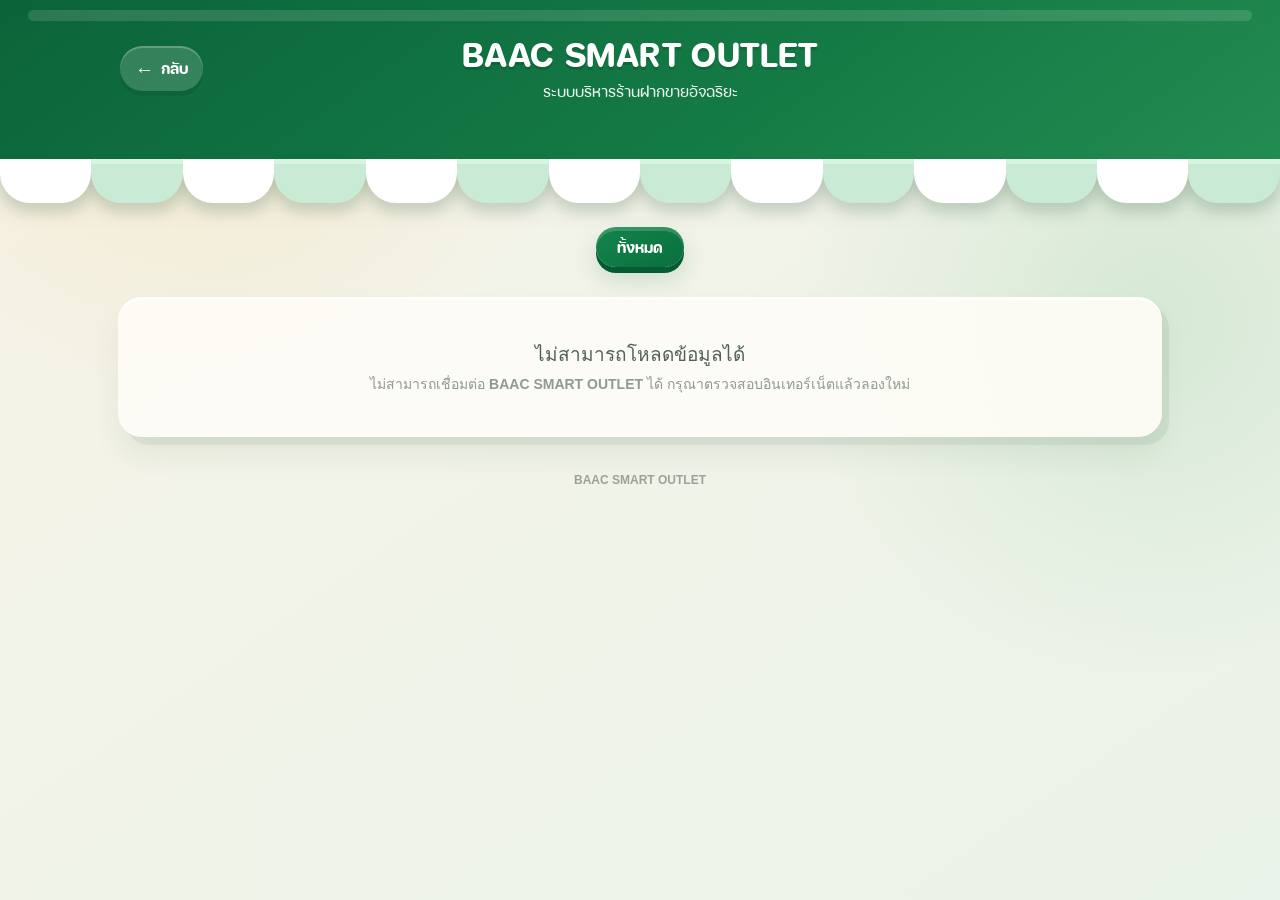
<file: products.html>
<!DOCTYPE html>
<html lang="th">

<head>
  <meta name="theme-color" content="#0d5632">
  <meta name="mobile-web-app-capable" content="yes">
  <meta name="apple-mobile-web-app-capable" content="yes">
  <meta name="apple-mobile-web-app-status-bar-style" content="default">
  <meta name="apple-mobile-web-app-title" content="BAAC SMART OUTLET">
  <link rel="manifest" href="manifest.webmanifest">
  <link rel="apple-touch-icon" href="icon.svg">
  <script src="app.js?v=15"></script>


  <base target="_top">

  <meta charset="UTF-8">

  <meta
    name="viewport"
    content="width=device-width, initial-scale=1.0"
  >


  <link rel="stylesheet" href="products-style-1.css?v=12">
<link rel="stylesheet" href="products-style-2.css?v=12">


<link rel="stylesheet" href="products-style-3.css?v=12">


<link rel="stylesheet" href="products-style-4.css?v=12">


<link rel="stylesheet" href="products-style-5.css?v=12">


<link rel="stylesheet" href="products-style-6.css?v=13">

  <link rel="stylesheet" href="customer-font.css?v=12">
</head>


<body>


<div class="page">


  <header class="shop-header">


    <div class="shop-header-inner">


      <div class="top-row">


        <button
          class="back-button"
          onclick="goBackMember()"
        >

          <span class="back-arrow">
            ←
          </span>

          <span>
            กลับ
          </span>

        </button>



        <div class="brand-area">

          <div class="brand">
            BAAC SMART OUTLET
          </div>

          <div class="brand-subtitle">
            ระบบบริหารร้านฝากขายอัจฉริยะ
          </div>

        </div>


        <div></div>


      </div>

    </div>



    <div class="shop-roof">

      <div class="awning"></div>
      <div class="awning"></div>
      <div class="awning"></div>
      <div class="awning"></div>
      <div class="awning"></div>
      <div class="awning"></div>
      <div class="awning"></div>
      <div class="awning"></div>
      <div class="awning"></div>
      <div class="awning"></div>
      <div class="awning"></div>
      <div class="awning"></div>
      <div class="awning"></div>
      <div class="awning"></div>

    </div>


  </header>



  <main class="container">


    <section class="search-section">

<div
        id="categoryFilterRow"
        class="filter-row"
      >


        <button
          class="filter-button active"
          data-category="ทั้งหมด"
          onclick="selectCategory(this)"
        >
          ทั้งหมด
        </button>


      </div>


    </section>



    <div
      id="loading"
      class="loading"
    >

      <div class="spinner"></div>

      กำลังโหลดสินค้า...

    </div>



    <div
      id="content"
      style="display:none;"
    >


      <!-- BEST SELLER -->


      <section class="best-section">


        <div class="best-header">


          <div class="best-heading-wrap">


            <div class="best-heading-icon">

              <svg
                viewBox="0 0 24 24"
                fill="none"
              >

                <path
                  d="M7 4H17V8C17 11.3 14.8 14 12 14C9.2 14 7 11.3 7 8V4Z"
                  stroke="#118149"
                  stroke-width="1.8"
                  stroke-linejoin="round"
                />

                <path
                  d="M7 6H4V8C4 10.2 5.8 12 8 12"
                  stroke="#118149"
                  stroke-width="1.8"
                />

                <path
                  d="M17 6H20V8C20 10.2 18.2 12 16 12"
                  stroke="#118149"
                  stroke-width="1.8"
                />

                <path
                  d="M12 14V18"
                  stroke="#118149"
                  stroke-width="1.8"
                />

                <path
                  d="M8 20H16"
                  stroke="#118149"
                  stroke-width="1.8"
                />

              </svg>

            </div>



            <div>

              <div class="best-title">
                สินค้าขายดี
              </div>

              <div class="best-subtitle">
                3 อันดับสินค้าที่มียอดขายสูงสุด
              </div>

            </div>


          </div>


        </div>



        <div
          class="best-grid"
          id="bestSellerGrid"
        ></div>


      </section>



      <!-- PRODUCT LIST -->


      <div class="list-row">


        <div class="section-title">
          สินค้าที่มีจำหน่าย
        </div>


        <div
          class="product-count"
          id="productCount"
        >
          0 รายการ
        </div>


      </div>



      <div
        class="product-grid"
        id="productGrid"
      ></div>



      <div
        class="empty"
        id="emptyState"
      >

        <div class="empty-title">
          ไม่พบสินค้า
        </div>

        <div class="empty-text">
          ลองเปลี่ยนคำค้นหาหรือประเภทสินค้า
        </div>

      </div>


    </div>



    <div
      class="empty"
      id="errorState"
    >

      <div class="empty-title">
        ไม่สามารถโหลดข้อมูลได้
      </div>

      <div
        class="empty-text"
        id="errorMessage"
      ></div>

    </div>



    <div class="footer">
      BAAC SMART OUTLET
    </div>


  </main>


</div>



<script src="products-script-1.js?v=15"></script>


</body>

</html>
</file>
<file: index-style-1.css>
* {
      box-sizing: border-box;
      margin: 0;
      padding: 0;
    }

    body {
      font-family: 'Kanit', sans-serif;
      min-height: 100vh;
      color: #21432d;

      background:
        radial-gradient(
          circle at 10% 10%,
          rgba(232, 190, 86, 0.16),
          transparent 28%
        ),
        radial-gradient(
          circle at 90% 80%,
          rgba(226, 137, 81, 0.13),
          transparent 30%
        ),
        linear-gradient(
          135deg,
          #f8f5e9 0%,
          #eef6ed 48%,
          #fffaf0 100%
        );

      display: flex;
      align-items: center;
      justify-content: center;
      overflow: hidden;
    }

    .shape {
      position: fixed;
      border-radius: 50%;
      pointer-events: none;
      z-index: 0;
    }

    .shape.one {
      width: 340px;
      height: 340px;
      top: -170px;
      left: -100px;
      background: rgba(35, 128, 69, 0.08);
    }

    .shape.two {
      width: 300px;
      height: 300px;
      bottom: -140px;
      right: -80px;
      background: rgba(221, 153, 72, 0.09);
    }

    .container {
      width: min(100%, 570px);
      padding: 24px;
      position: relative;
      z-index: 1;
    }

    .card {
      background: rgba(255, 255, 255, 0.93);
      border: 1px solid rgba(255, 255, 255, 0.9);
      border-radius: 30px;

      box-shadow:
        0 28px 75px rgba(38, 81, 49, 0.14),
        0 5px 20px rgba(38, 81, 49, 0.06);

      overflow: hidden;
      text-align: center;
    }

    .storefront {
      padding: 30px 32px 0;
    }

    .store-sign {
      position: relative;
      height: 76px;

      background: linear-gradient(
        135deg,
        #176d39,
        #24884b
      );

      border: 3px solid #126032;
      border-bottom: none;
      border-radius: 22px 22px 0 0;

      box-shadow:
        0 9px 18px rgba(28, 111, 58, 0.14);
    }

    .store-sign::before {
      content: "";
      position: absolute;
      left: 7px;
      right: 7px;
      top: -8px;
      height: 11px;
      background: #126032;
      border-radius: 12px 12px 4px 4px;

      box-shadow:
        0 2px 4px rgba(20, 80, 40, 0.12);
    }

    .store-sign::after {
      content: "";
      position: absolute;
      width: 75px;
      height: 75px;
      right: -25px;
      top: -25px;
      border-radius: 50%;
      background: rgba(255, 255, 255, 0.07);
    }

    .awning {
      position: relative;
      height: 54px;
      display: flex;
      padding: 0 5px;
      gap: 2px;
      overflow: visible;
      background: transparent;
    }

    .awning span {
      position: relative;
      flex: 1;
      height: 31px;
      margin: 0;
      z-index: 2;
    }

    .awning span::after {
      content: "";
      position: absolute;
      left: 0;
      right: 0;
      bottom: -13px;
      height: 26px;
      background: inherit;
      border-radius: 0 0 50% 50%;
    }

    .awning span:nth-child(1),
    .awning span:nth-child(5),
    .awning span:nth-child(7) {
      background: #f2c75c;
    }

    .awning span:nth-child(2),
    .awning span:nth-child(4),
    .awning span:nth-child(6),
    .awning span:nth-child(8) {
      background: #fcf6bd;
    }

    .awning span:nth-child(3) {
      background: #2c8950;
    }

    .brand-area {
      padding: 27px 24px 0;
    }

    .brand {
      color: #126b36;
      font-size: 31px;
      line-height: 1.15;
      font-weight: 600;
      letter-spacing: 0.2px;
    }

    .subtitle {
      margin-top: 8px;
      color: #718476;
      font-size: 15px;
      font-weight: 300;
    }

    .welcome-area {
      padding: 34px 42px 38px;
    }

    .welcome {
      color: #294b34;
      font-size: 25px;
      font-weight: 500;
    }

    .welcome-text {
      margin-top: 7px;
      margin-bottom: 25px;
      color: #8a988e;
      font-size: 13px;
      font-weight: 300;
    }

    .login-buttons {
      display: flex;
      flex-direction: column;
      gap: 16px;
    }

    .login-btn {
      width: 100%;
      min-height: 68px;
      padding: 12px 20px;

      border: none;
      border-radius: 17px;

      font-family: inherit;
      font-size: 17px;
      font-weight: 500;

      cursor: pointer;

      display: flex;
      align-items: center;
      justify-content: center;

      gap: 14px;

      transition:
        transform 0.2s ease,
        box-shadow 0.2s ease;
    }

    .login-btn:hover {
      transform: translateY(-2px);
    }

    .login-btn:active {
      transform: translateY(0);
    }

    .customer-btn {
      background:
        linear-gradient(
          135deg,
          #178347,
          #126b36
        );

      color: white;

      box-shadow:
        0 13px 26px rgba(20, 113, 55, 0.20);
    }

    .customer-btn:hover {
      box-shadow:
        0 16px 30px rgba(20, 113, 55, 0.27);
    }

    .consignor-btn {
      background:
        linear-gradient(
          135deg,
          #f2c45e,
          #dda844
        );

      color: #533d13;

      box-shadow:
        0 13px 26px rgba(192, 139, 42, 0.22);
    }

    .consignor-btn:hover {
      box-shadow:
        0 16px 30px rgba(192, 139, 42, 0.28);
    }

    .button-icon {
      width: 39px;
      height: 39px;
      flex: 0 0 39px;

      display: flex;
      align-items: center;
      justify-content: center;
    }

    .button-icon svg {
      width: 100%;
      height: 100%;
      display: block;
    }

    .button-text {
      line-height: 1.2;
    }

    .footer {
      padding: 0 24px 25px;
      color: #a0aaa3;
      font-size: 10px;
      font-weight: 300;
    }

    .modal {
      position: fixed;
      inset: 0;

      background: rgba(20, 49, 30, 0.38);

      backdrop-filter: blur(7px);
      -webkit-backdrop-filter: blur(7px);

      display: none;
      align-items: center;
      justify-content: center;

      padding: 20px;
      z-index: 20;
    }

    .modal.show {
      display: flex;
    }

    .modal-box {
      width: min(100%, 430px);
      background: white;
      border-radius: 25px;
      padding: 31px;

      box-shadow:
        0 25px 70px rgba(0, 0, 0, 0.18);

      animation: popup 0.2s ease;
    }

    @keyframes popup {
      from {
        opacity: 0;
        transform: translateY(12px) scale(.98);
      }

      to {
        opacity: 1;
        transform: translateY(0) scale(1);
      }
    }

    .modal-header {
      display: flex;
      justify-content: space-between;
      align-items: center;
      margin-bottom: 20px;
    }

    .modal-title {
      color: #194d2d;
      font-size: 21px;
      font-weight: 500;
    }

    .consignor-modal-title {
      color: #7b5715;
    }

    .close {
      width: 35px;
      height: 35px;
      border: none;
      border-radius: 50%;
      background: #f2f5f2;
      color: #637268;
      font-size: 20px;
      cursor: pointer;
    }

    .notice {
      padding: 14px;
      margin-bottom: 19px;
      border-radius: 14px;
      background: #f2f8f3;
      color: #63766a;
      font-size: 13px;
      line-height: 1.6;
    }

    .consignor-notice {
      background: #fff8e8;
      color: #75623d;
    }

    .input-group {
      margin-bottom: 15px;
    }

    .input-group label {
      display: block;
      margin-bottom: 7px;
      color: #526659;
      font-size: 13px;
    }

    .input-group input {
      width: 100%;
      padding: 13px 14px;
      border: 1px solid #dce6de;
      border-radius: 13px;
      outline: none;
      font-family: inherit;
      font-size: 15px;
    }

    .input-group input:focus {
      border-color: #32945a;
      box-shadow:
        0 0 0 3px rgba(50, 148, 90, .08);
    }

    .modal-btn {
      width: 100%;
      margin-top: 4px;
      padding: 14px;
      border: none;
      border-radius: 14px;

      background: #188447;
      color: white;

      font-family: inherit;
      font-size: 16px;
      cursor: pointer;
    }

    .consignor-modal-btn {
      background:
        linear-gradient(
          135deg,
          #e8b749,
          #d69c2e
        );

      color: #4d390f;
      font-weight: 500;
    }

    .modal-btn:disabled {
      opacity: .65;
      cursor: wait;
    }


    .register-divider {
      display: flex;
      align-items: center;
      gap: 10px;
      margin: 17px 0 13px;
      color: #a0aaa3;
      font-size: 11px;
    }

    .register-divider::before,
    .register-divider::after {
      content: '';
      flex: 1;
      height: 1px;
      background: #e5ece7;
    }

    .register-btn {
      width: 100%;
      padding: 13px 14px;
      border: 1px solid #188447;
      border-radius: 14px;
      background: #ffffff;
      color: #188447;
      font-family: inherit;
      font-size: 15px;
      font-weight: 500;
      cursor: pointer;
    }

    .register-btn:hover {
      background: #f2f8f3;
    }

    .register-btn:disabled {
      opacity: .65;
      cursor: wait;
    }

    .small-note {
      margin-top: 14px;
      text-align: center;
      color: #9aa49e;
      font-size: 11px;
      line-height: 1.5;
    }

    @media (max-width: 600px) {
      .container {
        padding: 14px;
      }

      .storefront {
        padding: 22px 22px 0;
      }

      .store-sign {
        height: 68px;
      }

      .brand {
        font-size: 27px;
      }

      .subtitle {
        font-size: 14px;
      }

      .welcome-area {
        padding: 30px 25px 32px;
      }

      .welcome {
        font-size: 22px;
      }

      .login-btn {
        min-height: 64px;
        font-size: 16px;
      }

      .button-icon {
        width: 36px;
        height: 36px;
        flex-basis: 36px;
      }
    }
  
  /* ===== CUSTOM POPUP ===== */
  .baac-popup-backdrop{
    position:fixed;
    inset:0;
    z-index:999999;
    display:none;
    align-items:center;
    justify-content:center;
    padding:20px;
    background:rgba(15,35,28,.56);
    backdrop-filter:blur(3px);
    -webkit-backdrop-filter:blur(3px);
  }
  .baac-popup-backdrop.show{display:flex}
  .baac-popup-card{
    width:min(420px,calc(100vw - 32px));
    background:#fff;
    border-radius:24px;
    box-shadow:0 24px 70px rgba(0,0,0,.25);
    overflow:hidden;
    transform:translateY(8px) scale(.97);
    opacity:0;
    animation:baacPopupIn .20s ease forwards;
  }
  .baac-popup-accent{height:7px;background:#0b7a43}
  .baac-popup-body{padding:28px 28px 22px;text-align:center}
  .baac-popup-icon{
    width:68px;height:68px;margin:0 auto 15px;border-radius:50%;
    display:flex;align-items:center;justify-content:center;
    font-size:34px;font-weight:800;
  }
  .baac-popup-card.warning .baac-popup-icon{background:#fff3d6;color:#b56a00}
  .baac-popup-card.error .baac-popup-icon{background:#fde8e8;color:#c62828}
  .baac-popup-card.success .baac-popup-icon{background:#e6f6ec;color:#08783f}
  .baac-popup-title{
    margin:0 0 8px;color:#173e31;font-size:26px;font-weight:800;line-height:1.25
  }
  .baac-popup-message{
    margin:0;color:#617168;font-size:18px;line-height:1.55;white-space:pre-line
  }
  .baac-popup-actions{
    padding:0 28px 28px;display:flex;justify-content:center;gap:10px
  }
  .baac-popup-btn{
    min-width:140px;border:0;border-radius:14px;padding:12px 20px;
    font:inherit;font-size:18px;font-weight:800;cursor:pointer;
    transition:transform .12s ease,filter .12s ease;
  }
  .baac-popup-btn:hover{filter:brightness(1.03);transform:translateY(-1px)}
  .baac-popup-btn.primary{background:#08783f;color:#fff;box-shadow:0 5px 0 #055c30}
  .baac-popup-btn.primary:active{transform:translateY(3px);box-shadow:0 2px 0 #055c30}
  @keyframes baacPopupIn{
    to{transform:translateY(0) scale(1);opacity:1}
  }
</file>
<file: index-style-2.css>
/* =========================================================
   CUSTOMER INDEX — MOBILE / IPAD RESPONSIVE FINAL
   ปรับเฉพาะขนาดและสัดส่วนหน้าจอ ไม่แตะ login logic
========================================================= */
@media (max-width: 700px){
  html, body{
    width:100% !important;
    min-width:0 !important;
    max-width:100% !important;
    zoom:1 !important;
  }

  body{
    min-height:100svh !important;
    overflow-x:hidden !important;
    overflow-y:auto !important;
    padding:18px 0 !important;
    align-items:center !important;
  }

  .container{
    width:92vw !important;
    max-width:430px !important;
    min-width:0 !important;
    padding:0 !important;
    margin:auto !important;
    transform:none !important;
  }

  .card{
    width:100% !important;
    max-width:none !important;
    min-width:0 !important;
    border-radius:25px !important;
    transform:none !important;
  }

  .storefront{
    padding:20px 18px 0 !important;
  }

  .store-sign{
    height:66px !important;
  }

  .awning{
    height:49px !important;
  }

  .brand-area{
    padding:22px 18px 0 !important;
  }

  .brand{
    font-size:26px !important;
    line-height:1.12 !important;
  }

  .subtitle{
    margin-top:6px !important;
    font-size:13px !important;
  }

  .welcome-area{
    padding:26px 21px 28px !important;
  }

  .welcome{
    font-size:22px !important;
  }

  .welcome-text{
    margin-bottom:20px !important;
    font-size:13px !important;
  }

  .login-buttons{
    gap:13px !important;
  }

  .login-btn{
    min-height:58px !important;
    padding:10px 15px !important;
    font-size:16px !important;
    border-radius:15px !important;
  }

  .button-icon{
    width:32px !important;
    height:32px !important;
    flex-basis:32px !important;
  }

  .footer{
    padding:0 14px 18px !important;
    font-size:9px !important;
  }

  /* login modal */
  .modal{
    padding:12px !important;
  }

  .modal-box{
    width:92vw !important;
    max-width:430px !important;
    padding:23px 20px !important;
    border-radius:22px !important;
  }

  .modal-header{
    margin-bottom:16px !important;
  }

  .modal-title{
    font-size:20px !important;
  }

  .close{
    width:38px !important;
    height:38px !important;
    font-size:22px !important;
  }

  .notice,
  .consignor-notice{
    padding:12px 13px !important;
    font-size:13px !important;
    line-height:1.5 !important;
  }

  .input-group label{
    font-size:13px !important;
  }

  .input-group input{
    min-height:48px !important;
    padding:12px 13px !important;
    font-size:16px !important;
  }

  .modal-btn,
  .register-btn{
    min-height:50px !important;
    font-size:15px !important;
  }

  .small-note{
    font-size:11px !important;
  }

  /* custom success / warning popup */
  .baac-popup-backdrop{
    padding:12px !important;
  }

  .baac-popup-card{
    width:92vw !important;
    max-width:400px !important;
    border-radius:22px !important;
  }

  .baac-popup-body{
    padding:23px 20px 18px !important;
  }

  .baac-popup-icon{
    width:58px !important;
    height:58px !important;
    margin-bottom:12px !important;
    font-size:29px !important;
  }

  .baac-popup-title{
    font-size:21px !important;
  }

  .baac-popup-message{
    font-size:14px !important;
    line-height:1.5 !important;
  }

  .baac-popup-actions{
    padding:0 20px 22px !important;
  }

  .baac-popup-btn{
    min-width:120px !important;
    min-height:46px !important;
    padding:10px 17px !important;
    font-size:15px !important;
  }
}

@media (min-width:701px) and (max-width:1024px){
  .container{
    width:min(72vw,570px) !important;
  }

  .modal-box{
    width:min(82vw,500px) !important;
  }
}
</file>
<file: index-style-3.css>
/* =========================================================
   FIT-ONLY FINAL
   คงรูปแบบเดิมทุกอย่าง แก้เฉพาะขนาดให้พอดีจอและ popup อยู่กลาง
========================================================= */
.modal,
.baac-popup-backdrop{
  align-items:center !important;
  justify-content:center !important;
}

@media (max-width:600px){
  .container{
    width:92vw !important;
    max-width:410px !important;
    margin-left:auto !important;
    margin-right:auto !important;
  }

  .modal{
    padding:14px !important;
  }

  .modal-box{
    width:min(90vw,390px) !important;
    max-width:390px !important;
    max-height:82dvh !important;
    overflow-y:auto !important;
    margin:auto !important;
    padding:22px 20px !important;
  }

  .baac-popup-backdrop{
    padding:14px !important;
  }

  .baac-popup-card{
    width:min(86vw,360px) !important;
    max-width:360px !important;
    max-height:78dvh !important;
    overflow:hidden !important;
    margin:auto !important;
  }

  .baac-popup-body{
    padding:22px 20px 16px !important;
  }

  .baac-popup-icon{
    width:54px !important;
    height:54px !important;
    font-size:27px !important;
  }

  .baac-popup-title{
    font-size:21px !important;
  }

  .baac-popup-message{
    font-size:15px !important;
    line-height:1.45 !important;
  }

  .baac-popup-btn{
    min-height:46px !important;
    font-size:16px !important;
  }
}

@media (min-width:601px) and (max-width:1100px){
  .modal-box{
    width:min(68vw,470px) !important;
    max-width:470px !important;
    margin:auto !important;
  }

  .baac-popup-card{
    width:min(58vw,430px) !important;
    max-width:430px !important;
    margin:auto !important;
  }
}
</file>
<file: index-style-4.css>
/* =========================================================
   BAAC SMART OUTLET CUSTOMER — MOBILE PORTRAIT FINAL
   ใช้ layout โทรศัพท์แนวตั้งกับหน้าฝั่ง CUSTOMER
========================================================= */
html,
body{
  width:100% !important;
  min-width:0 !important;
  max-width:100% !important;
  overflow-x:hidden !important;
  -webkit-text-size-adjust:100% !important;
  text-size-adjust:100% !important;
}

/* ครอบคลุม iPhone และกรณี Apps Script/Safari รายงาน viewport กว้างกว่าปกติ */
@media (max-width:1100px){
  body{
    min-height:100svh !important;
    padding:12px 0 !important;
    align-items:center !important;
    justify-content:center !important;
    overflow-x:hidden !important;
  }

  .container{
    width:calc(100vw - 24px) !important;
    max-width:480px !important;
    min-width:0 !important;
    margin:auto !important;
    padding:0 !important;
    transform:none !important;
  }

  /* รูปที่ 1 — ขยายหน้าหลักให้กินพื้นที่จอมือถือมากขึ้น */
  .card{
    width:100% !important;
    max-width:none !important;
    min-width:0 !important;
    min-height:min(76svh,720px) !important;
    display:flex !important;
    flex-direction:column !important;
    border-radius:26px !important;
  }

  .storefront{
    flex:0 0 auto !important;
    padding:20px 18px 0 !important;
  }

  .store-sign{
    height:68px !important;
  }

  .awning{
    height:50px !important;
  }

  .brand-area{
    flex:0 0 auto !important;
    padding:23px 18px 0 !important;
  }

  .brand{
    font-size:27px !important;
    line-height:1.1 !important;
  }

  .subtitle{
    margin-top:6px !important;
    font-size:13px !important;
  }

  .welcome-area{
    flex:1 1 auto !important;
    display:flex !important;
    flex-direction:column !important;
    justify-content:center !important;
    padding:24px 22px 26px !important;
  }

  .welcome{
    font-size:23px !important;
  }

  .welcome-text{
    margin-bottom:20px !important;
    font-size:13px !important;
  }

  .login-buttons{
    width:100% !important;
    gap:13px !important;
  }

  .login-btn{
    width:100% !important;
    min-height:58px !important;
    padding:10px 15px !important;
    font-size:16px !important;
  }

  .footer{
    flex:0 0 auto !important;
    padding:0 14px 18px !important;
  }

  /* รูปที่ 2/3 — login modal ทั้งลูกค้าและผู้ฝากขาย */
  .modal{
    padding:16px !important;
    align-items:center !important;
    justify-content:center !important;
    overflow:hidden !important;
  }

  #customerModal .modal-box,
  #consignorModal .modal-box{
    width:calc(100vw - 32px) !important;
    max-width:460px !important;
    min-width:0 !important;
    min-height:min(56svh,560px) !important;
    max-height:calc(100dvh - 64px) !important;
    margin:auto !important;
    padding:24px 22px !important;
    display:flex !important;
    flex-direction:column !important;
    justify-content:center !important;
    overflow-y:auto !important;
    border-radius:24px !important;
  }

  /* สมัครสมาชิกยังคงรูปแบบเดิม แต่ต้องไม่ล้นจอมือถือ */
  #customerRegisterModal .modal-box{
    width:calc(100vw - 32px) !important;
    max-width:460px !important;
    max-height:calc(100dvh - 48px) !important;
    overflow-y:auto !important;
    margin:auto !important;
  }

  .modal-header{
    width:100% !important;
  }

  .modal-title{
    font-size:22px !important;
    line-height:1.2 !important;
  }

  .notice,
  .consignor-notice{
    width:100% !important;
    padding:13px 14px !important;
    font-size:14px !important;
    line-height:1.45 !important;
  }

  .input-group{
    width:100% !important;
  }

  .input-group label{
    font-size:14px !important;
  }

  /* 16px สำคัญสำหรับ iPhone: ไม่ให้ Safari ซูมหน้าเมื่อ focus input */
  .input-group input{
    width:100% !important;
    min-height:52px !important;
    padding:12px 14px !important;
    font-size:16px !important;
  }

  .modal-btn,
  .register-btn{
    width:100% !important;
    min-height:52px !important;
    font-size:16px !important;
  }

  .small-note{
    font-size:12px !important;
    line-height:1.4 !important;
  }

  /* ป๊อปอัพแจ้งเข้าสู่ระบบสำเร็จ / แจ้งเตือน ให้พอดีกับจอ */
  .baac-popup-backdrop{
    padding:16px !important;
    align-items:center !important;
    justify-content:center !important;
  }

  .baac-popup-card{
    width:calc(100vw - 32px) !important;
    max-width:440px !important;
    min-width:0 !important;
    max-height:calc(100dvh - 64px) !important;
    margin:auto !important;
    overflow:hidden !important;
    border-radius:24px !important;
  }

  .baac-popup-body{
    padding:24px 22px 17px !important;
    overflow-y:auto !important;
  }

  .baac-popup-title{
    font-size:22px !important;
  }

  .baac-popup-message{
    font-size:15px !important;
    line-height:1.45 !important;
  }

  .baac-popup-actions{
    padding:0 22px 22px !important;
  }

  .baac-popup-btn{
    min-height:48px !important;
    font-size:16px !important;
  }
}

/* ตอนคีย์บอร์ด iPhone เปิด ให้ modal หดตามพื้นที่จริง ไม่เกิดการซูมหรือหลุดจอ */
@media (max-width:1100px) and (max-height:650px){
  #customerModal .modal-box,
  #consignorModal .modal-box{
    min-height:0 !important;
    max-height:calc(100dvh - 24px) !important;
    padding-top:18px !important;
    padding-bottom:18px !important;
  }

  .modal{
    padding:8px !important;
  }
}
</file>
<file: index-style-5.css>
/* =========================================================
   CUSTOMER INDEX — FINAL MOBILE POLISH
   - ลดช่องว่างหน้าแรก
   - Login ไม่ถูกคีย์บอร์ดบัง
   - Popup สำเร็จ/แจ้งเตือนพอดีมือถือ
   - ไม่ตัดคำกลางคำ
========================================================= */
@media (max-width:1100px){
  body{
    justify-content:flex-start !important;
    padding:16px 0 max(16px,env(safe-area-inset-bottom)) !important;
  }

  .container{
    width:calc(100vw - 24px) !important;
    max-width:480px !important;
  }

  /* หน้าแรก: เลิกบังคับความสูง 76svh ซึ่งทำให้เกิดช่องว่างมาก */
  .card{
    min-height:0 !important;
    height:auto !important;
  }

  .storefront{
    padding-top:16px !important;
  }

  .brand-area{
    padding-top:18px !important;
  }

  .welcome-area{
    flex:0 0 auto !important;
    justify-content:flex-start !important;
    padding:34px 22px 28px !important;
  }

  .welcome-text{
    margin-bottom:17px !important;
  }

  .footer{
    padding:8px 14px 18px !important;
  }

  /* Login: ความสูงตามเนื้อหา และเลื่อนได้เมื่อคีย์บอร์ดเปิด */
  .modal{
    width:100vw !important;
    height:100dvh !important;
    max-height:100dvh !important;
    padding:max(10px,env(safe-area-inset-top)) 14px max(10px,env(safe-area-inset-bottom)) !important;
    align-items:flex-start !important;
    justify-content:center !important;
    overflow-y:auto !important;
    overscroll-behavior:contain;
  }

  #customerModal .modal-box,
  #consignorModal .modal-box{
    width:100% !important;
    max-width:460px !important;
    min-height:0 !important;
    height:auto !important;
    max-height:calc(100dvh - 20px) !important;
    margin:auto !important;
    padding:22px 20px !important;
    justify-content:flex-start !important;
    overflow-y:auto !important;
    -webkit-overflow-scrolling:touch;
    box-sizing:border-box !important;
  }

  #customerRegisterModal .modal-box{
    width:100% !important;
    max-width:460px !important;
    min-height:0 !important;
    height:auto !important;
    max-height:calc(100dvh - 20px) !important;
    margin:auto !important;
    overflow-y:auto !important;
    -webkit-overflow-scrolling:touch;
  }

  .modal-title,
  .notice,
  .consignor-notice,
  .small-note,
  .register-question,
  .register-btn,
  .modal-btn,
  .baac-popup-title,
  .baac-popup-message,
  .baac-popup-btn{
    word-break:normal !important;
    overflow-wrap:normal !important;
    line-break:auto !important;
  }

  /* Popup ทั่วไปสูงตามเนื้อหา ไม่ล้นจอ */
  .baac-popup-backdrop{
    width:100vw !important;
    height:100dvh !important;
    padding:14px !important;
    align-items:center !important;
    justify-content:center !important;
    overflow-y:auto !important;
  }

  .baac-popup-card{
    width:100% !important;
    max-width:430px !important;
    min-height:0 !important;
    height:auto !important;
    max-height:calc(100dvh - 28px) !important;
    margin:auto !important;
    overflow:hidden !important;
    box-sizing:border-box !important;
  }

  .baac-popup-body{
    max-height:calc(100dvh - 112px) !important;
    overflow-y:auto !important;
    -webkit-overflow-scrolling:touch;
  }
}

/* เมื่อคีย์บอร์ดทำให้ viewport เตี้ยมาก ให้กล่องชิดด้านบนและกระชับขึ้น */
@media (max-width:1100px) and (max-height:720px){
  .modal{
    padding-top:6px !important;
    padding-bottom:6px !important;
  }

  #customerModal .modal-box,
  #consignorModal .modal-box{
    margin:0 auto !important;
    max-height:calc(100dvh - 12px) !important;
    padding:16px 18px !important;
  }

  .modal-header{
    margin-bottom:10px !important;
  }

  .notice,
  .consignor-notice{
    margin-bottom:10px !important;
    padding:10px 12px !important;
  }

  .input-group{
    margin-bottom:10px !important;
  }

  .small-note{
    margin-top:9px !important;
  }
}
</file>
<file: customer-font.css>
@font-face{
              font-family:'FC Subject Rounded';
              src:url("[data-uri]") format('woff2');
              font-style:normal;
              font-weight:400;
              font-display:block;
            }

@font-face{
              font-family:'FC Subject Rounded';
              src:url("[data-uri]") format('woff2');
              font-style:normal;
              font-weight:700;
              font-display:block;
            }

html, body, body *, body *::before, body *::after,
button, input, select, textarea {
  font-family:'FC Subject Rounded', sans-serif !important;
  font-synthesis:none;
}
</file>
<file: consignor-style-1.css>
/* FC Subject Rounded จาก Google Drive ผ่าน Apps Script */
    @font-face{
      font-family:'FC Subject Rounded';
      src:url("data:font/ttf;base64,") format('truetype');
      font-style:normal;
      font-weight:400;
      font-display:block;
    }

    @font-face{
      font-family:'FC Subject Rounded';
      src:url("data:font/ttf;base64,") format('truetype');
      font-style:normal;
      font-weight:600 900;
      font-display:block;
    }

    html, body, body *, body *::before, body *::after,
    button, input, select, textarea {
      font-family:'FC Subject Rounded', sans-serif !important;
      font-synthesis:none;
    }

    /* ======================================================
       RESET
    ====================================================== */

    *{
      box-sizing:border-box;
      margin:0;
      padding:0;
    }


    *{
      font-family:'FC Subject Rounded';
    }

    :root{

      --green-dark:#0d5632;
      --green:#16854a;
      --green-light:#dff3e5;

      --cream:#f3efe4;
      --cream-light:#fbf8ef;

      --gold:#f1c35a;
      --orange:#f39b3f;

      --blue:#4c8fd8;

      --text:#244332;
      --muted:#839087;

      --white:#fffdf7;

      --shadow-main:
        10px 10px 0 rgba(25,83,48,.15),
        0 22px 45px rgba(29,75,47,.13);

      --shadow-soft:
        8px 8px 0 rgba(29,89,50,.10),
        0 15px 35px rgba(24,75,45,.10);

      --shadow-button:
        0 8px 0 rgba(6,78,40,.30),
        0 13px 25px rgba(18,75,42,.20);

      --radius-xl:32px;
      --radius-lg:26px;
      --radius-md:20px;
    }


    html{
      scroll-behavior:smooth;
    }


    body{

      min-height:100vh;

      font-family:'FC Subject Rounded';

      color:var(--text);

      background:
        radial-gradient(
          circle at 15% 5%,
          rgba(241,195,90,.20),
          transparent 25%
        ),
        radial-gradient(
          circle at 90% 35%,
          rgba(60,167,96,.14),
          transparent 25%
        ),
        linear-gradient(
          145deg,
          #f7f3e8,
          #eaf3e9
        );

      overflow-x:hidden;
    }


    html,
    body,
    button,
    input,
    select,
    textarea{
      font-family:'FC Subject Rounded';
    }

    button{
      font-family:'FC Subject Rounded';
    }


    /* ======================================================
       TOP HERO
    ====================================================== */

    .hero{

      position:relative;

      min-height:210px;

      overflow:hidden;

      background:
        linear-gradient(
          135deg,
          #0c5030 0%,
          #116d3d 55%,
          #17944f 100%
        );

      color:white;

      border-radius:
        0 0 46px 46px;

      box-shadow:
        0 15px 0 rgba(12,80,48,.14);
    }


    .hero::before{

      content:"";

      position:absolute;

      width:260px;
      height:260px;

      right:-65px;
      top:-90px;

      border-radius:50%;

      background:
        rgba(255,255,255,.07);

      box-shadow:
        inset -25px -25px 0 rgba(255,255,255,.025);
    }


    .hero::after{

      content:"";

      position:absolute;

      width:250px;
      height:250px;

      left:-120px;
      bottom:-150px;

      border-radius:50%;

      background:
        rgba(243,196,80,.13);
    }


    .hero-inner{

      position:relative;
      z-index:2;

      width:min(1180px,100%);

      margin:auto;

      padding:
        22px 22px 95px;
    }


    /* ======================================================
       NAV
    ====================================================== */

    .nav{

      display:flex;

      justify-content:space-between;
      align-items:center;

      gap:15px;
    }


    .brand{

      display:flex;
      align-items:center;

      gap:13px;
    }


    .brand-title{

      font-size:28px;
      font-weight:600;
    }


    .brand-sub{

      margin-top:2px;

      font-size:15px;
      font-weight:300;

      opacity:.77;
    }


    /* ======================================================
       3D BUTTON
    ====================================================== */

    .logout{

      border:none;

      padding:
        10px 18px;

      border-radius:999px;

      color:var(--green-dark);

      background:#fffdf7;

      font-size:12px;
      font-weight:500;

      cursor:pointer;

      box-shadow:
        0 7px 0 #d9e8dc,
        0 10px 20px rgba(0,0,0,.15);

      transition:
        transform .12s ease,
        box-shadow .12s ease;
    }


    .logout:hover{

      transform:
        translateY(-2px);

      box-shadow:
        0 9px 0 #d9e8dc,
        0 14px 24px rgba(0,0,0,.16);
    }


    .logout:active{

      transform:
        translateY(5px);

      box-shadow:
        0 2px 0 #d9e8dc,
        0 5px 10px rgba(0,0,0,.12);
    }


    /* ======================================================
       HERO COPY
    ====================================================== */


    .hero-chip{

      display:inline-flex;
      align-items:center;

      gap:7px;

      padding:
        7px 13px;

      border-radius:999px;

      color:#ffe29a;

      font-size:10px;
      font-weight:500;

      background:
        rgba(255,255,255,.12);

      border:
        1px solid rgba(255,255,255,.14);

      box-shadow:
        inset 2px 2px 6px rgba(255,255,255,.08);
    }


    /* ======================================================
       MAIN
    ====================================================== */

    .main{

      position:relative;

      z-index:5;

      width:min(1180px,100%);

      margin:
        -78px auto 0;

      padding:
        0 20px 70px;
    }


    /* ======================================================
       PROFILE CARD
    ====================================================== */

    .profile-card{

      position:relative;

      padding:25px;

      overflow:hidden;

      border-radius:
        var(--radius-xl);

      background:
        linear-gradient(
          145deg,
          #fffef9,
          #f2f4ec
        );

      border:
        3px solid rgba(255,255,255,.75);

      box-shadow:
        var(--shadow-main);
    }


    .profile-card::after{

      content:"";

      position:absolute;

      width:190px;
      height:190px;

      right:-85px;
      bottom:-95px;

      border-radius:50%;

      background:
        rgba(34,160,83,.07);

      box-shadow:
        inset 12px 12px 20px rgba(255,255,255,.18);
    }


    .profile-heading{

      position:relative;
      z-index:2;

      margin-bottom:18px;
    }


    .profile-best{

      min-height:30px;

      margin-bottom:6px;
    }


    .best-chip{

      position:relative;

      display:inline-flex;
      align-items:center;

      gap:8px;

      padding:
        0 0 9px;

      color:#b47a0b;

      font-size:24px;
      font-weight:700;

      background:none;
      border:none;
      border-radius:0;

      text-shadow:
        0 2px 0 rgba(255,255,255,.85),
        0 5px 12px rgba(180,122,11,.18);
    }


    .best-chip::after{

      content:'';

      position:absolute;
      left:0;
      bottom:0;

      width:100%;
      height:3px;

      border-radius:999px;

      background:
        linear-gradient(
          90deg,
          #b47a0b,
          #f1c35a,
          rgba(241,195,90,0)
        );

      box-shadow:
        0 3px 8px rgba(180,122,11,.16);
    }


    .profile-title{

      color:var(--green-dark);

      font-size:
        clamp(22px,3vw,28px);

      font-weight:600;
    }


    .profile-grid{

      position:relative;

      z-index:2;

      display:grid;

      grid-template-columns:
        minmax(0,1fr) 210px;

      gap:42px;

      align-items:center;
    }


    .seller-details{

      min-width:0;
    }


    .detail-row{

      display:grid;

      grid-template-columns:
        165px minmax(0,1fr);

      gap:24px;

      align-items:center;

      min-height:48px;

      border-bottom:
        1px solid #dfe7de;
    }


    .detail-row:last-child{

      border-bottom:none;
    }


    .detail-label{

      color:#8b978f;

      font-size:14px;
    }


    .detail-value{

      color:#274835;

      font-size:14px;
      font-weight:600;

      overflow-wrap:anywhere;
    }


    .profile-avatar-side{

      display:flex;

      flex-direction:column;
      align-items:center;
      justify-content:center;
    }


    .avatar-wrap{

      position:relative;

      width:132px;
      height:132px;
    }


    .avatar{

      width:132px;
      height:132px;

      display:flex;

      justify-content:center;
      align-items:center;

      border-radius:50%;

      font-size:54px;

      background:
        linear-gradient(
          145deg,
          #e5f6e8,
          #d8f0df
        );

      border:
        7px solid #bce6ca;

      color:var(--green-dark);

      box-shadow:
        8px 8px 0 #cbdccd,
        0 18px 30px rgba(22,84,48,.13),
        inset 6px 6px 10px rgba(255,255,255,.65);
    }


    .online-dot{

      position:absolute;

      right:0;
      bottom:5px;

      width:31px;
      height:31px;

      display:flex;
      align-items:center;
      justify-content:center;

      border:
        5px solid #fff;

      border-radius:50%;

      background:#1b9c57;

      color:white;

      font-size:16px;
      font-weight:700;

      box-shadow:
        0 4px 0 rgba(25,95,49,.18);
    }


    .avatar-caption{

      margin-top:12px;

      color:#8b978f;

      font-size:12px;
    }


    /* ======================================================
       SECTION
    ====================================================== */

    .section{

      margin-top:37px;
    }


    .section-head{

      display:flex;

      justify-content:space-between;
      align-items:flex-end;

      gap:12px;

      padding:
        0 4px;

      margin-bottom:17px;
    }


    .section-kicker{

      color:
        var(--green);

      font-size:11px;
      font-weight:700;

      letter-spacing:1.1px;
    }


    .section-title{

      margin-top:3px;

      color:#153f29;

      font-size:
        clamp(22px,3vw,28px);

      font-weight:600;
    }


    .section-sub{

      margin-top:3px;

      color:#8b978f;

      font-size:12px;
    }


    .count-pill{

      padding:
        8px 13px;

      white-space:nowrap;

      border-radius:999px;

      background:
        #e3f2e5;

      color:
        var(--green-dark);

      font-size:10px;
      font-weight:600;

      box-shadow:
        0 5px 0 #c6ddc9;
    }


    /* ======================================================
       PRODUCT CARDS - 3D CLAY
    ====================================================== */

    .products-grid{

      display:grid;

      grid-template-columns:
        repeat(2,minmax(0,1fr));

      gap:22px;
    }


    .product-card{

      position:relative;

      display:grid;

      grid-template-columns:
        205px 1fr;

      min-height:230px;

      overflow:hidden;

      border-radius:
        30px;

      background:
        linear-gradient(
          145deg,
          #fffefa,
          #edf2ea
        );

      border:
        3px solid rgba(255,255,255,.86);

      box-shadow:
        9px 9px 0 #cedbcf,
        0 22px 40px rgba(32,80,49,.12);

      transition:
        transform .18s ease,
        box-shadow .18s ease;
    }


    .product-card:hover{

      transform:
        translateY(-6px);

      box-shadow:
        12px 15px 0 #c8d7ca,
        0 28px 50px rgba(32,80,49,.16);
    }


    .product-photo{

      position:relative;

      overflow:hidden;

      min-height:230px;

      display:flex;

      align-items:center;
      justify-content:center;

      background:
        linear-gradient(
          145deg,
          #e8f4e9,
          #fbf2d8
        );

      border-radius:
        26px 0 0 26px;

      box-shadow:
        inset -7px 0 12px rgba(28,86,48,.07);
    }


    .product-photo img{

      width:100%;
      height:100%;

      object-fit:cover;

      transition:
        transform .3s ease;
    }


    .product-card:hover
    .product-photo img{

      transform:
        scale(1.04);
    }


    .product-placeholder{

      font-size:68px;

      filter:
        drop-shadow(
          0 8px 2px rgba(0,0,0,.10)
        );
    }


    .product-code{

      position:absolute;

      top:14px;
      left:14px;

      z-index:3;

      padding:
        6px 10px;

      border-radius:999px;

      background:
        rgba(255,255,255,.92);

      color:#5f7467;

      font-size:9px;
      font-weight:600;

      box-shadow:
        0 5px 0 rgba(176,193,179,.75);
    }


    .product-content{

      padding:
        22px 20px 18px;
    }


    .product-title{

      color:
        #17482d;

      font-size:
        clamp(18px,2.4vw,23px);

      font-weight:600;

      line-height:1.25;
    }


    .product-price{

      margin-top:5px;

      color:#768279;

      font-size:13px;
    }


    .price-strong{

      color:
        var(--green-dark);

      font-size:18px;
      font-weight:400;
    }


    /* ======================================================
       PRODUCT STATS
    ====================================================== */

    .stats{

      display:grid;

      grid-template-columns:
        repeat(3,1fr);

      gap:9px;

      margin-top:22px;
    }


    .stat{

      padding:
        11px 6px;

      text-align:center;

      border-radius:16px;

      background:
        #f1f3ee;

      box-shadow:
        4px 4px 0 #d7ded6,
        inset 2px 2px 4px rgba(255,255,255,.8);
    }


    .stat.sold{

      background:
        #e9f2ff;

      box-shadow:
        4px 4px 0 #cadcf1;
    }


    .stat.stock{

      background:
        #e1f4e5;

      box-shadow:
        4px 4px 0 #bedbc4;
    }


    .stat-label{

      color:#87938b;

      font-size:11px;
    }
</file>
<file: consignor-style-2.css>
.stat-value{

      margin-top:2px;

      color:#2c6441;

      font-size:18px;
      font-weight:700;
    }


    .stat.sold .stat-value{

      color:#4178b7;
    }


    .stat.stock .stat-value{

      color:#16854a;
    }


    .status-line{

      margin-top:15px;

      display:flex;
      align-items:center;

      gap:7px;

      color:#7d8c83;

      font-size:12px;
    }


    .status-dot{

      width:8px;
      height:8px;

      border-radius:50%;

      background:#34ba69;

      box-shadow:
        0 3px 0 rgba(38,122,64,.22);
    }


    /* ======================================================
       PAYMENT ACTIONS
    ====================================================== */

    .money-actions{

      display:grid;

      grid-template-columns:
        1fr 1fr;

      gap:22px;
    }


    .action-card{

      position:relative;

      min-height:235px;

      overflow:hidden;

      padding:25px;

      border-radius:32px;

      color:white;

      cursor:pointer;

      border:
        3px solid rgba(255,255,255,.18);

      transition:
        transform .12s ease,
        box-shadow .12s ease;
    }


    .action-card.paid{

      background:
        linear-gradient(
          145deg,
          #0b6638,
          #29a45f
        );

      box-shadow:
        10px 11px 0 #0a5731,
        0 24px 45px rgba(9,81,42,.23);
    }


    .action-card.waiting{

      background:
        linear-gradient(
          145deg,
          #dc781d,
          #f5ad48
        );

      box-shadow:
        10px 11px 0 #bd6617,
        0 24px 45px rgba(161,88,12,.22);
    }


    .action-card:hover{

      transform:
        translateY(-5px);
    }


    .action-card:active{

      transform:
        translateY(6px);
    }


    .action-card.paid:active{

      box-shadow:
        3px 4px 0 #0a5731,
        0 8px 18px rgba(9,81,42,.18);
    }


    .action-card.waiting:active{

      box-shadow:
        3px 4px 0 #bd6617,
        0 8px 18px rgba(161,88,12,.16);
    }


    .action-card::before{

      content:"";

      position:absolute;

      width:200px;
      height:200px;

      right:-65px;
      bottom:-90px;

      border-radius:50%;

      background:
        rgba(255,255,255,.09);
    }


    .action-card::after{

      content:"";

      position:absolute;

      width:110px;
      height:110px;

      top:-35px;
      right:55px;

      border-radius:50%;

      border:
        22px solid rgba(255,255,255,.06);
    }


    .action-top{

      position:relative;

      z-index:2;

      display:flex;

      align-items:center;
      justify-content:space-between;
    }


    .action-icon{

      width:62px;
      height:62px;

      display:flex;

      align-items:center;
      justify-content:center;

      border-radius:20px;

      background:
        rgba(255,255,255,.18);

      border:
        2px solid rgba(255,255,255,.16);

      font-size:30px;

      box-shadow:
        0 7px 0 rgba(0,0,0,.10),
        inset 3px 3px 5px rgba(255,255,255,.10);
    }


    .arrow{

      width:44px;
      height:44px;

      border-radius:50%;

      display:flex;
      align-items:center;
      justify-content:center;

      font-size:24px;

      background:
        rgba(255,255,255,.17);

      box-shadow:
        0 6px 0 rgba(0,0,0,.09);
    }


    .action-label{

      position:relative;

      z-index:2;

      margin-top:21px;

      font-size:13px;

      opacity:.86;
    }


    .action-value{

      position:relative;

      z-index:2;

      margin-top:1px;

      font-size:
        clamp(32px,5vw,44px);

      font-weight:400;

      text-shadow:
        0 4px 0 rgba(0,0,0,.08);
    }


    .action-desc{

      position:relative;

      z-index:2;

      margin-top:5px;

      max-width:330px;

      color:
        rgba(255,255,255,.77);

      font-size:12px;
      line-height:1.7;
    }


    /* ======================================================
       MODAL
    ====================================================== */

    .modal{

      position:fixed;

      inset:0;

      z-index:100;

      display:none;

      align-items:center;
      justify-content:center;

      padding:20px;

      background:
        rgba(7,49,29,.54);

      backdrop-filter:
        blur(8px);
    }


    .modal.show{

      display:flex;
    }


    .modal-box{

      width:
        min(720px,100%);

      max-height:
        86vh;

      overflow-y:auto;

      border-radius:
        30px;

      background:
        linear-gradient(
          145deg,
          #fffef9,
          #eef2eb
        );

      border:
        3px solid rgba(255,255,255,.9);

      box-shadow:
        14px 16px 0 rgba(9,73,38,.26),
        0 35px 90px rgba(0,0,0,.25);
    }


    .modal-head{

      position:sticky;

      top:0;

      z-index:5;

      display:flex;

      align-items:center;
      justify-content:space-between;

      padding:
        18px 20px;

      background:
        rgba(255,254,248,.96);

      border-bottom:
        2px solid #e8ede7;

      backdrop-filter:
        blur(9px);
    }


    .modal-title{

      color:
        #17462c;

      font-size:20px;
      font-weight:600;
    }


    .modal-close{

      width:40px;
      height:40px;

      border:none;

      border-radius:50%;

      background:
        #edf1eb;

      font-size:21px;

      cursor:pointer;

      box-shadow:
        0 5px 0 #cfd8cf;

      transition:.1s;
    }


    .modal-close:active{

      transform:
        translateY(4px);

      box-shadow:
        0 1px 0 #cfd8cf;
    }


    .modal-content{

      padding:20px;
    }


    .history-card{

      margin-bottom:15px;

      padding:18px;

      border-radius:21px;

      background:
        #f8faf5;

      border:
        2px solid #fff;

      box-shadow:
        6px 6px 0 #d7dfd6;
    }


    .history-top{

      display:flex;

      justify-content:space-between;

      gap:10px;
    }


    .history-date{

      font-size:12px;
      font-weight:500;
    }


    .history-money{

      color:
        var(--green-dark);

      font-size:19px;
      font-weight:400;
    }


    .history-desc{

      margin-top:8px;

      color:#849087;

      font-size:12px;
      line-height:1.8;
    }


    .proof{

      margin-top:12px;

      padding:12px;

      border-radius:14px;

      background:white;

      color:#417052;

      font-size:12px;

      word-break:break-word;

      box-shadow:
        inset 0 0 0 2px #edf1ec;
    }


    .proof-title{

      margin-bottom:9px;

      color:#417052;

      font-size:12px;

      font-weight:600;
    }


    .proof-images-grid{

      display:grid;

      grid-template-columns:
        repeat(2,minmax(0,1fr));

      gap:10px;
    }


    .proof-image-item{

      padding:7px;

      border-radius:13px;

      background:#f5f7f3;

      border:1px solid #e2e9e3;
    }


    .proof-image{

      display:block;

      width:100%;

      height:260px;

      object-fit:contain;

      border-radius:10px;

      background:#fff;

      box-shadow:
        0 4px 12px rgba(24,72,45,.08);

      cursor:zoom-in;

      touch-action:pinch-zoom;
    }


    .proof-image-label{

      margin-top:6px;

      color:#718179;

      font-size:11px;

      font-weight:600;
    }



    /* ========================================================
       IMAGE LIGHTBOX
    ======================================================== */

    .image-lightbox{

      display:none;

      position:fixed;

      inset:0;

      z-index:3000;

      background:
        rgba(0,0,0,.92);

      align-items:center;

      justify-content:center;

      padding:18px;

      overscroll-behavior:contain;
    }


    .image-lightbox.show{

      display:flex;
    }


    .image-lightbox-stage{

      position:relative;

      width:100%;

      height:100%;

      display:flex;

      align-items:center;

      justify-content:center;

      overflow:auto;

      -webkit-overflow-scrolling:touch;
    }


    .image-lightbox-img{

      display:block;

      max-width:96vw;

      max-height:92vh;

      width:auto;

      height:auto;

      object-fit:contain;

      border-radius:12px;

      background:#fff;

      box-shadow:
        0 20px 60px rgba(0,0,0,.35);

      touch-action:pinch-zoom;

      user-select:none;

      -webkit-user-drag:none;
    }


    .image-lightbox-close{

      position:absolute;

      top:12px;

      right:12px;

      z-index:3;

      width:46px;

      height:46px;

      border:0;

      border-radius:50%;

      background:
        rgba(255,255,255,.94);

      color:#173e31;

      font-size:30px;

      line-height:1;

      cursor:pointer;

      box-shadow:
        0 4px 18px rgba(0,0,0,.28);
    }

    .proof-missing{

      color:#879188;

      line-height:1.5;
    }


    /* ===== CONSIGNOR ICON — USER SUPPLIED PNG ===== */
    .avatar-wrap{
      width:190px !important;
      height:190px !important;
    }

    .avatar{
      width:190px !important;
      height:190px !important;
      padding:0 !important;
      border:0 !important;
      border-radius:0 !important;
      background:transparent !important;
      box-shadow:none !important;
      overflow:visible !important;
    }

    .consignor-avatar-img{
      display:block;
      width:100%;
      height:100%;
      object-fit:contain;
      image-rendering:auto;
      filter:none;
    }

    .online-dot{
      right:7px !important;
      bottom:9px !important;
    }

    /* ===== PAYMENT PROOF — ONLY IMAGE + "แตะรูปเพื่อขยาย" ===== */
    .proof{
      margin-top:13px;
    }

    .proof-images-grid{
      display:flex !important;
      flex-wrap:wrap;
      align-items:flex-start;
      gap:16px !important;
    }

    .proof-image-item{
      width:min(100%,320px);
      padding:0 !important;
      margin:0 !important;
      border:0 !important;
      border-radius:0 !important;
      background:transparent !important;
      box-shadow:none !important;
    }

    .proof-image{
      display:block !important;
      width:auto !important;
      max-width:100% !important;
      height:auto !important;
      max-height:430px !important;
      margin:0 auto !important;
      object-fit:contain !important;
      border:0 !important;
      border-radius:10px !important;
      background:transparent !important;
      box-shadow:none !important;
    }

    .proof-image-label{
      margin-top:7px !important;
      text-align:center !important;
      color:#75847b !important;
      font-size:11px !important;
      font-weight:600 !important;
    }

    /* ===== DELIVERY NOTE LINK ===== */
    .delivery-note-link{
      display:inline-block;
      margin-top:13px;
      color:#08783f;
      font-size:13px;
      font-weight:700;
      text-decoration:underline;
      text-underline-offset:3px;
      cursor:pointer;
    }

    /* ===== PAYMENT NOTIFICATION ===== */
    .payment-notification{
      display:none;
      position:fixed;
      z-index:2500;
      top:18px;
      left:50%;
      transform:translateX(-50%);
      width:min(92vw,620px);
      padding:13px 48px 13px 16px;
      border:1px solid #cfe0d4;
      border-radius:18px;
      background:#fffef9;
      color:#174d31;
      box-shadow:0 14px 38px rgba(20,68,42,.20);
      cursor:pointer;
    }

    .payment-notification.show{
      display:block;
    }

    .payment-notification-text{
      font-size:14px;
      font-weight:700;
      line-height:1.4;
    }

    .payment-notification-close{
      position:absolute;
      right:10px;
      top:50%;
      transform:translateY(-50%);
      width:29px;
      height:29px;
      border:0;
      border-radius:50%;
      background:#eef4ef;
      color:#315d45;
      font-size:19px;
      line-height:1;
      cursor:pointer;
    }

    @media(max-width:680px){
      .avatar-wrap{
        width:150px !important;
        height:150px !important;
      }

      .avatar{
        width:150px !important;
        height:150px !important;
      }

      .online-dot{
        width:29px !important;
        height:29px !important;
        right:4px !important;
        bottom:7px !important;
      }

      .proof-image-item{
        width:100%;
      }

      .proof-image{
        max-height:520px !important;
      }

      .payment-notification{
        top:10px;
        padding:11px 42px 11px 13px;
      }

      .payment-notification-text{
        font-size:12px;
      }
    }



    /* ======================================================
       STATES
    ====================================================== */

    .loading{

      min-height:280px;

      display:flex;

      justify-content:center;
      align-items:center;

      color:white;

      font-size:13px;
    }


    .empty{

      grid-column:1/-1;

      padding:35px;

      border-radius:24px;

      background:
        #fffef9;

      color:#929e96;

      text-align:center;

      box-shadow:
        7px 7px 0 #d7dfd7;
    }


    .error{

      max-width:600px;

      margin:40px auto;

      padding:28px;

      border-radius:27px;

      background:
        #fffef9;

      text-align:center;

      box-shadow:
        var(--shadow-main);
    }


    /* ======================================================
       RESPONSIVE
    ====================================================== */

    @media(max-width:900px){

      .profile-grid{
        grid-template-columns:1fr;
      }

      .products-grid{
        grid-template-columns:1fr;
      }

      .product-card{
        grid-template-columns:190px 1fr;
      }
    }


    @media(max-width:680px){

      .hero{
        min-height:200px;

        border-radius:
          0 0 34px 34px;
      }

      .hero-inner{
        padding:
          15px 14px 88px;
      }

      .brand-title{
        font-size:22px;
      }

      .brand-sub{
        font-size:12px;
      }

      .logout{
        padding:
          8px 11px;

        font-size:10px;
      }
</file>
<file: consignor-style-3.css>
.main{
        margin-top:-67px;

        padding:
          0 13px 50px;
      }

      .profile-card{
        padding:18px;

        border-radius:25px;
      }

      .avatar-wrap{
        flex-basis:72px;
      }

      .avatar{
        width:72px;
        height:72px;

        font-size:36px;

        border-radius:22px;
      }

      .online-dot{
        width:18px;
        height:18px;
      }

      .section{
        margin-top:30px;
      }

      .profile-grid{
        grid-template-columns:1fr;
        gap:24px;
      }

      .detail-row{
        grid-template-columns:120px minmax(0,1fr);
        gap:14px;
      }

      .profile-avatar-side{
        order:-1;
      }

      .avatar-wrap{
        width:104px;
        height:104px;
      }

      .avatar{
        width:104px;
        height:104px;
        font-size:44px;
      }

      .online-dot{
        width:28px;
        height:28px;
        font-size:14px;
      }

      .product-card{

        grid-template-columns:
          128px 1fr;

        min-height:190px;

        border-radius:23px;
      }

      .product-photo{

        min-height:190px;

        border-radius:
          20px 0 0 20px;
      }

      .product-placeholder{
        font-size:48px;
      }

      .product-content{
        padding:
          15px 13px;
      }

      .product-title{
        font-size:17px;
      }

      .price-strong{
        font-size:15px;
      }

      .stats{
        margin-top:15px;

        gap:5px;
      }

      .stat{
        padding:
          8px 3px;
      }

      .stat-label{
        font-size:8px;
      }

      .stat-value{
        font-size:15px;
      }

      .money-actions{
        grid-template-columns:1fr;
      }

      .action-card{
        min-height:215px;

        border-radius:26px;
      }

      .action-value{
        font-size:36px;
      }
    }


    @media(max-width:430px){

      .product-card{
        grid-template-columns:
          110px 1fr;
      }

      .product-photo{
        min-height:180px;
      }

      .product-content{
        padding:
          13px 10px;
      }

      .product-title{
        font-size:15px;
      }

      .product-price{
        font-size:9px;
      }

      .product-code{
        top:8px;
        left:8px;

        font-size:7px;
      }

      .stat-label{
        line-height:1.2;
      }
    }

    @media(max-width:640px){
    .proof-images-grid{grid-template-columns:1fr}
    .proof-image{height:auto;max-height:520px}
  }
</file>
<file: consignor-style-4.css>
/* =========================================================
   CUSTOMER CONSIGNOR — PAYMENT PROOF CLEAN VIEW
   แสดงเฉพาะรูป + "แตะรูปเพื่อขยาย"
========================================================= */
.proof{
  margin-top:12px !important;
  padding:0 !important;
  border:0 !important;
  border-radius:0 !important;
  background:transparent !important;
  box-shadow:none !important;
}

.proof-images-grid{
  margin:0 !important;
  padding:0 !important;
  background:transparent !important;
}

.proof-image-item{
  padding:0 !important;
  margin:0 !important;
  border:0 !important;
  border-radius:0 !important;
  background:transparent !important;
  box-shadow:none !important;
}

.proof-image{
  display:block !important;
  margin:0 auto !important;
  padding:0 !important;
  border:0 !important;
  background:transparent !important;
  box-shadow:none !important;
}

.proof-image-label{
  margin-top:7px !important;
  text-align:center !important;
  background:transparent !important;
}
</file>
<file: consignor-style-5.css>
/* =========================================================
   CONSIGNOR AVATAR — FINAL FIX
   ใช้ background-image แทน <img> เพื่อหลีกเลี่ยงการถูก clip
========================================================= */
.profile-avatar-side{
  position:relative !important;
  z-index:4 !important;
}

.avatar-wrap{
  position:relative !important;
  width:190px !important;
  height:190px !important;
  min-width:190px !important;
  min-height:190px !important;
  flex:0 0 190px !important;
  overflow:visible !important;
}

.avatar{
  display:block !important;
  width:190px !important;
  height:190px !important;
  min-width:190px !important;
  min-height:190px !important;
  padding:0 !important;
  margin:0 !important;
  border:0 !important;
  border-radius:0 !important;
  overflow:visible !important;
  box-shadow:none !important;

  background-color:transparent !important;
  background-image:url("consignor-avatar.svg") !important;
  background-repeat:no-repeat !important;
  background-position:center center !important;
  background-size:contain !important;
}

.consignor-avatar-img{
  display:none !important;
}

.online-dot{
  z-index:6 !important;
  right:7px !important;
  bottom:9px !important;
}

@media(max-width:680px){
  .avatar-wrap{
    width:150px !important;
    height:150px !important;
    min-width:150px !important;
    min-height:150px !important;
    flex-basis:150px !important;
  }

  .avatar{
    width:150px !important;
    height:150px !important;
    min-width:150px !important;
    min-height:150px !important;
  }
}
</file>
<file: consignor-style-6.css>
/* =========================================================
   CUSTOMER CONSIGNOR — MOBILE MODAL FINAL
   ไม่เปลี่ยนโครงหน้าหลัก
========================================================= */
@media (max-width:680px){
  .modal{
    padding:8px !important;
  }

  .modal-box{
    width:92vw !important;
    max-width:92vw !important;
    max-height:88svh !important;
    border-radius:22px !important;
  }

  .modal-head{
    padding:15px 16px !important;
  }

  .modal-title{
    font-size:19px !important;
    line-height:1.25 !important;
  }

  .modal-close{
    width:38px !important;
    height:38px !important;
    flex:0 0 38px !important;
    font-size:21px !important;
  }

  .modal-content{
    padding:14px !important;
  }

  .history-card{
    padding:15px !important;
    margin-bottom:12px !important;
    border-radius:17px !important;
  }

  .history-date{
    font-size:13px !important;
    line-height:1.4 !important;
  }

  .history-money{
    font-size:20px !important;
    line-height:1.2 !important;
  }

  .history-desc{
    margin-top:8px !important;
    font-size:13px !important;
    line-height:1.65 !important;
  }

  .delivery-note-link{
    margin-top:12px !important;
    font-size:13px !important;
  }

  .proof-image{
    width:auto !important;
    max-width:100% !important;
    max-height:62svh !important;
  }

  .proof-image-label{
    margin-top:7px !important;
    font-size:12px !important;
  }

  /* อ่านข้อมูลหน้าหลักง่ายขึ้นเล็กน้อย */
  .detail-row{
    grid-template-columns:108px minmax(0,1fr) !important;
    gap:10px !important;
  }

  .detail-label{
    font-size:11px !important;
  }

  .detail-value{
    font-size:12px !important;
    line-height:1.35 !important;
  }

  .product-title{
    font-size:16px !important;
  }

  .price-strong{
    font-size:16px !important;
  }

  .stat-label{
    font-size:9px !important;
  }

  .stat-value{
    font-size:15px !important;
  }
}
</file>
<file: consignor-style-7.css>
/* =========================================================
   FIT-ONLY FINAL — Consignor
   ไม่เปลี่ยน layout เดิม / popup ทุกตัวอยู่กลางและไม่เต็มจอ
========================================================= */
.modal,
.image-lightbox{
  align-items:center !important;
  justify-content:center !important;
}

@media (max-width:600px){
  .modal{
    padding:14px !important;
  }

  .modal-box{
    width:min(90vw,420px) !important;
    max-width:420px !important;
    max-height:82dvh !important;
    margin:auto !important;
    overflow:hidden !important;
  }

  .modal-content{
    max-height:64dvh !important;
    overflow-y:auto !important;
  }

  .proof-image{
    width:auto !important;
    max-width:min(100%,320px) !important;
    max-height:46dvh !important;
    margin-left:auto !important;
    margin-right:auto !important;
  }

  .payment-notification{
    width:min(92vw,460px) !important;
    max-width:460px !important;
    left:50% !important;
    right:auto !important;
    transform:translateX(-50%) !important;
  }

  .payment-notification-text{
    font-size:13px !important;
    line-height:1.4 !important;
  }
}

@media (min-width:601px) and (max-width:1100px){
  .modal-box{
    width:min(66vw,560px) !important;
    max-width:560px !important;
    margin:auto !important;
  }
}
</file>
<file: consignor-style-8.css>
html,
body{
  width:100% !important;
  min-width:0 !important;
  max-width:100% !important;
  overflow-x:hidden !important;
  -webkit-text-size-adjust:100% !important;
  text-size-adjust:100% !important;
}

@media (max-width:1100px){
  .hero-inner,
  .main{
    width:calc(100vw - 24px) !important;
    max-width:480px !important;
    min-width:0 !important;
    margin-left:auto !important;
    margin-right:auto !important;
  }

  .main{
    min-height:calc(100svh - 185px) !important;
    padding-left:0 !important;
    padding-right:0 !important;
    padding-bottom:max(14px,env(safe-area-inset-bottom)) !important;
    display:flex !important;
    flex-direction:column !important;
  }

  /* คงหน้าข้อมูลผู้ฝากขายให้เป็น mobile portrait โดยไม่เปลี่ยนรูปแบบหลัก */
  .profile-grid{
    grid-template-columns:minmax(0,1fr) 112px !important;
    gap:14px !important;
  }

  .profile-avatar-side{
    order:initial !important;
  }

  .avatar-wrap,
  .avatar{
    width:104px !important;
    height:104px !important;
    min-width:104px !important;
    min-height:104px !important;
    flex-basis:104px !important;
  }

  .detail-row{
    grid-template-columns:96px minmax(0,1fr) !important;
    gap:8px !important;
  }

  .products-grid{
    grid-template-columns:1fr !important;
  }

  /* รูปที่ 7 — ส่วนการรับเงินลงด้านล่างของหน้าจอเมื่อเนื้อหาด้านบนสั้น */
  .main > .section:last-child{
    margin-top:auto !important;
    padding-top:24px !important;
  }

  .money-actions{
    grid-template-columns:repeat(2,minmax(0,1fr)) !important;
    gap:12px !important;
  }

  .action-card{
    position:relative !important;
    min-width:0 !important;
    min-height:175px !important;
    padding-bottom:48px !important;
  }

  /* ลูกศรในการ์ด จ่ายแล้ว/รอรับเงิน ลงด้านล่างสุด */
  .action-card .arrow{
    position:absolute !important;
    right:16px !important;
    bottom:14px !important;
    top:auto !important;
    margin:0 !important;
  }

  .action-desc{
    padding-right:8px !important;
  }

  /* รูปที่ 8/9 — popup จ่ายแล้ว / รอรับเงิน ขยายตามจอมือถือ */
  .modal{
    padding:14px !important;
    align-items:center !important;
    justify-content:center !important;
  }

  .modal-box{
    width:calc(100vw - 28px) !important;
    max-width:460px !important;
    min-width:0 !important;
    height:min(72dvh,660px) !important;
    max-height:calc(100dvh - 56px) !important;
    margin:auto !important;
    display:flex !important;
    flex-direction:column !important;
    overflow:hidden !important;
    border-radius:24px !important;
  }

  .modal-head{
    flex:0 0 auto !important;
  }

  .modal-content{
    flex:1 1 auto !important;
    min-height:0 !important;
    max-height:none !important;
    overflow-y:auto !important;
    padding-bottom:max(14px,env(safe-area-inset-bottom)) !important;
  }

  .history-card{
    width:100% !important;
  }

  .proof-image{
    width:auto !important;
    max-width:100% !important;
    max-height:46dvh !important;
  }
}
</file>
<file: consignor-style-9.css>
/* =========================================================
   CUSTOMER CONSIGNOR — FINAL MOBILE POLISH
========================================================= */
@media (max-width:1100px){
  /* การ์ดข้อมูลผู้ฝากขายกระชับขึ้น */
  .profile-card{
    padding:18px 16px !important;
  }

  .profile-heading{
    margin-bottom:12px !important;
  }

  .profile-best{
    min-height:0 !important;
    margin-bottom:5px !important;
  }

  .best-chip{
    padding-bottom:7px !important;
    font-size:20px !important;
  }

  .profile-title{
    font-size:23px !important;
  }

  .profile-grid{
    grid-template-columns:minmax(0,1fr) 94px !important;
    gap:10px !important;
  }

  .avatar-wrap,
  .avatar{
    width:88px !important;
    height:88px !important;
    min-width:88px !important;
    min-height:88px !important;
    flex-basis:88px !important;
  }

  .detail-row{
    grid-template-columns:92px minmax(0,1fr) !important;
    gap:7px !important;
    min-height:42px !important;
  }

  .detail-label{
    font-size:10px !important;
  }

  .detail-value{
    font-size:12px !important;
    line-height:1.3 !important;
    word-break:normal !important;
    overflow-wrap:normal !important;
    line-break:auto !important;
  }

  .section{
    margin-top:24px !important;
  }

  /* สินค้าของฉัน: รูปใหญ่ขึ้น ไม่บีบ / กล่องจำนวนเล็กลง */
  .product-card{
    grid-template-columns:42% minmax(0,58%) !important;
    min-height:174px !important;
    border-radius:23px !important;
  }

  .product-photo{
    min-height:174px !important;
    padding:7px !important;
    background:#fffdf8 !important;
    border-radius:20px 0 0 20px !important;
  }

  .product-photo img{
    width:100% !important;
    height:100% !important;
    object-fit:contain !important;
    object-position:center !important;
    transform:none !important;
  }

  .product-content{
    padding:13px 11px 12px !important;
    min-width:0 !important;
  }

  .product-title{
    font-size:15px !important;
    line-height:1.25 !important;
    word-break:normal !important;
    overflow-wrap:normal !important;
    line-break:auto !important;
  }

  .product-price{
    margin-top:4px !important;
    font-size:10px !important;
  }

  .price-strong{
    font-size:16px !important;
  }

  .stats{
    margin-top:11px !important;
    gap:5px !important;
  }

  .stat{
    padding:6px 2px !important;
    border-radius:12px !important;
    box-shadow:3px 3px 0 #d7ded6,inset 2px 2px 4px rgba(255,255,255,.8) !important;
  }

  .stat.sold{
    box-shadow:3px 3px 0 #cadcf1 !important;
  }

  .stat.stock{
    box-shadow:3px 3px 0 #bedbc4 !important;
  }

  .stat-label{
    font-size:8px !important;
    line-height:1.1 !important;
  }

  .stat-value{
    margin-top:1px !important;
    font-size:14px !important;
  }

  .status-line{
    margin-top:10px !important;
    font-size:10px !important;
  }

  /* การ์ดการรับเงิน: ลดความสูง + ลูกศรมุมล่างขวา */
  .main > .section:last-child{
    margin-top:auto !important;
    padding-top:18px !important;
  }

  .money-actions{
    gap:10px !important;
  }

  .action-card{
    min-height:188px !important;
    padding:18px 15px 42px !important;
    border-radius:25px !important;
  }

  .action-icon{
    width:50px !important;
    height:50px !important;
    border-radius:16px !important;
    font-size:24px !important;
  }

  .action-card .arrow{
    width:38px !important;
    height:38px !important;
    right:13px !important;
    bottom:12px !important;
    top:auto !important;
    font-size:21px !important;
  }

  .action-label{
    margin-top:14px !important;
    font-size:12px !important;
  }

  .action-value{
    margin-top:3px !important;
    font-size:31px !important;
    line-height:1.05 !important;
  }

  .action-desc{
    margin-top:10px !important;
    padding-right:0 !important;
    font-size:10px !important;
    line-height:1.42 !important;
    word-break:normal !important;
    overflow-wrap:normal !important;
    line-break:auto !important;
  }

  /* Popup จ่ายแล้ว / รอรับเงิน: สูงตามเนื้อหา */
  .modal{
    padding:14px !important;
  }

  .modal-box{
    width:calc(100vw - 28px) !important;
    max-width:460px !important;
    min-height:0 !important;
    height:auto !important;
    max-height:calc(100dvh - 36px) !important;
    margin:auto !important;
    overflow:hidden !important;
  }

  .modal-content{
    flex:0 1 auto !important;
    min-height:0 !important;
    max-height:calc(100dvh - 130px) !important;
    overflow-y:auto !important;
    -webkit-overflow-scrolling:touch;
    padding-bottom:16px !important;
  }

  .history-card:last-child{
    margin-bottom:0 !important;
  }

  .history-card,
  .history-top,
  .proof-image-label{
    word-break:normal !important;
    overflow-wrap:normal !important;
    line-break:auto !important;
  }

  .proof-image{
    width:auto !important;
    max-width:100% !important;
    height:auto !important;
    max-height:46dvh !important;
    object-fit:contain !important;
  }
}
</file>
<file: consignor-style-10.css>
@media (max-width:1100px){

  /* ขยับการ์ดข้อมูลผู้ฝากขายขึ้นอีก โดยไม่เปลี่ยนส่วนอื่น */
  .main{
    margin-top:-82px !important;
  }

  /* Popup จ่ายแล้ว / รอรับเงิน:
     สูงตามเนื้อหา แต่ถ้ารายการเยอะให้เลื่อนภายใน */
  #detailModal{
    overflow:hidden !important;
  }

  #detailModal .modal-box{
    display:flex !important;
    flex-direction:column !important;
    min-height:0 !important;
    height:auto !important;
    max-height:calc(100dvh - 36px) !important;
    overflow:hidden !important;
  }

  #detailModal .modal-head{
    flex:0 0 auto !important;
  }

  #detailModal .modal-content{
    flex:0 1 auto !important;
    min-height:0 !important;
    height:auto !important;
    max-height:calc(100dvh - 132px) !important;
    overflow-y:auto !important;
    overflow-x:hidden !important;
    -webkit-overflow-scrolling:touch !important;
    overscroll-behavior:contain !important;
    touch-action:pan-y !important;
  }
}

/* ===== CONSIGNOR HIDE PRODUCT PRICE ===== */
.product-price{display:none !important;}


/* ===== PRODUCT AVAILABILITY STATUS ===== */
.status-line.status-in{color:#16854a !important;font-weight:600;}
.status-line.status-in .status-dot{background:#34ba69 !important;box-shadow:0 3px 0 rgba(38,122,64,.22) !important;}
.status-line.status-out{color:#c53a3a !important;font-weight:600;}
.status-line.status-out .status-dot{background:#dc3f3f !important;box-shadow:0 3px 0 rgba(170,42,42,.20) !important;}
</file>
<file: products-style-1.css>
/* FC Subject Rounded จาก Google Drive ผ่าน Apps Script */
    @font-face{
      font-family:'FC Subject Rounded';
      src:url("data:font/ttf;base64,") format('truetype');
      font-style:normal;
      font-weight:400;
      font-display:block;
    }

    @font-face{
      font-family:'FC Subject Rounded';
      src:url("data:font/ttf;base64,") format('truetype');
      font-style:normal;
      font-weight:600 900;
      font-display:block;
    }

    html, body, body *, body *::before, body *::after,
    button, input, select, textarea{
      font-family:'FC Subject Rounded', sans-serif !important;
      font-synthesis:none;
    }

    *{
      box-sizing:border-box;
    }


    :root{

      --green-dark:#08663a;
      --green:#118149;
      --green-2:#239458;

      --white:#ffffff;

      --text:#28382f;
      --muted:#89948d;

      --line:#dfe9e2;

      --gold:#d6a12b;
      --silver:#8b989e;
      --bronze:#b67849;

    }


    body{

      margin:0;

      font-family:'FC Subject Rounded',sans-serif;

      color:var(--text);

      background:
        radial-gradient(
          circle at 10% 0%,
          rgba(44,157,88,.10),
          transparent 30%
        ),
        linear-gradient(
          180deg,
          #fbfdf9 0%,
          #f1f7f3 100%
        );

    }


    button,
    input{
      font-family:'FC Subject Rounded',sans-serif;
    }


    button{
      -webkit-tap-highlight-color:transparent;
    }


    .page{
      min-height:100vh;
      padding-bottom:45px;
    }


    .container{

      width:100%;
      max-width:1080px;

      margin:auto;

      padding:0 18px;

    }



    /* ==================================================
       HEADER
    ================================================== */


    .shop-header{

      position:relative;

      margin-bottom:60px;

      background:
        linear-gradient(
          135deg,
          #08683b 0%,
          #0e7c46 55%,
          #249659 100%
        );

      box-shadow:
        0 15px 35px
        rgba(11,90,53,.15);

    }


    .shop-header-inner{

      width:100%;
      max-width:1080px;

      margin:auto;

      padding:
        33px 20px
        58px;

    }


    .top-row{

      display:grid;

      grid-template-columns:
        130px
        1fr
        130px;

      align-items:center;

      min-height:70px;

    }


    .back-button{

      justify-self:start;

      display:inline-flex;

      align-items:center;
      justify-content:center;

      gap:7px;

      padding:
        9px 15px;

      border:
        1px solid
        rgba(255,255,255,.28);

      border-radius:999px;

      background:
        rgba(255,255,255,.11);

      color:#ffffff;

      font-size:13px;

      cursor:pointer;

      transition:.2s ease;

    }


    .back-button:hover{

      background:
        rgba(255,255,255,.20);

      transform:
        translateX(-2px);

    }


    .back-arrow{
      font-size:19px;
    }


    .brand-area{

      text-align:center;
      color:#ffffff;

    }


    .brand{

      font-size:31px;

      font-weight:700;

      line-height:1.15;

      letter-spacing:.4px;

    }


    .brand-subtitle{

      margin-top:7px;

      font-size:13px;

      font-weight:300;

      opacity:.92;

    }



    /* ==================================================
       SHOP AWNING
    ================================================== */


    .shop-roof{

      position:absolute;

      left:0;
      right:0;

      bottom:-42px;

      height:44px;

      display:flex;

      overflow:hidden;

      filter:
        drop-shadow(
          0 9px 7px
          rgba(30,72,45,.14)
        );

    }


    .awning{

      flex:1;

      min-width:60px;

      height:44px;

      background:#ffffff;

      border-radius:
        0 0 30px 30px;

    }


    .awning:nth-child(even){
      background:#c9ead4;
    }



    /* ==================================================
       SEARCH
    ================================================== */


    .search-section{

      padding-top:5px;

      margin-bottom:30px;

    }


    .search-box{

      position:relative;

      width:100%;
      max-width:650px;

      margin:
        0 auto
        18px;

    }


    .search-icon{

      position:absolute;

      left:19px;
      top:50%;

      transform:
        translateY(-50%);

      width:21px;
      height:21px;

      pointer-events:none;

    }


    .search-input{

      width:100%;

      height:58px;

      padding:
        0 55px
        0 53px;

      border:
        1px solid
        #d9e6de;

      outline:none;

      border-radius:18px;

      background:#ffffff;

      color:#304137;

      font-size:15px;

      box-shadow:
        0 10px 27px
        rgba(37,70,47,.065);

    }


    .search-input:focus{

      border-color:#8bc6a1;

      box-shadow:
        0 12px 30px
        rgba(15,120,65,.11);

    }


    .search-input::placeholder{
      color:#9ea9a2;
    }


    .clear-search{

      position:absolute;

      right:15px;
      top:50%;

      transform:
        translateY(-50%);

      width:31px;
      height:31px;

      display:none;

      align-items:center;
      justify-content:center;

      border:none;

      border-radius:50%;

      background:#edf4ef;

      color:#77847b;

      cursor:pointer;

      font-size:17px;

    }



    /* ==================================================
       FILTER
    ================================================== */


    .filter-row{

      display:flex;

      justify-content:center;

      flex-wrap:wrap;

      gap:10px;

    }


    .filter-button{

      padding:
        9px 21px;

      border:
        1px solid
        #d7e5dc;

      border-radius:999px;

      background:#ffffff;

      color:#617168;

      cursor:pointer;

      font-size:13px;

      transition:.2s ease;

    }


    .filter-button:hover{

      background:#f4faf6;

      border-color:#a7cdb5;

    }


    .filter-button.active{

      border-color:var(--green);

      background:
        linear-gradient(
          135deg,
          #08703e,
          #199054
        );

      color:#ffffff;

      box-shadow:
        0 7px 17px
        rgba(13,119,65,.17);

    }



    /* ==================================================
       LOADING
    ================================================== */


    .loading{

      padding:45px 20px;

      text-align:center;

      color:#819087;

      font-size:14px;

    }


    .spinner{

      width:35px;
      height:35px;

      margin:
        0 auto
        12px;

      border:
        4px solid
        #e3eee7;

      border-top-color:
        var(--green);

      border-radius:50%;

      animation:
        spin .8s linear infinite;

    }


    @keyframes spin{

      to{
        transform:rotate(360deg);
      }

    }



    /* ==================================================
       BEST SELLER
    ================================================== */


    .best-section{

      margin:
        10px 0
        35px;

    }


    .best-header{
      margin-bottom:15px;
    }


    .best-heading-wrap{

      display:flex;

      align-items:center;

      gap:11px;

    }


    .best-heading-icon{

      width:37px;
      height:37px;

      display:flex;

      align-items:center;
      justify-content:center;

      border-radius:12px;

      border:
        1px solid
        #d8e9df;

      background:
        linear-gradient(
          145deg,
          #e9f7ee,
          #f8fcf9
        );

    }


    .best-heading-icon svg{

      width:21px;
      height:21px;

    }


    .best-title{

      font-size:21px;

      font-weight:600;

      color:#245f3d;

    }


    .best-subtitle{

      margin-top:2px;

      font-size:11px;

      font-weight:300;

      color:#929d96;

    }


    .best-grid{

      display:grid;

      grid-template-columns:
        repeat(3,1fr);

      gap:14px;

    }


    .best-card{

      position:relative;

      min-height:118px;

      display:grid;

      grid-template-columns:
        66px 1fr;

      align-items:center;

      gap:13px;

      padding:17px;

      overflow:hidden;

      border:
        1px solid
        #dfe8e2;

      border-radius:21px;

      background:#ffffff;

      box-shadow:
        0 10px 26px
        rgba(42,72,52,.06);

    }


    .best-card::after{

      content:"";

      position:absolute;

      width:110px;
      height:110px;

      right:-35px;
      bottom:-45px;

      border-radius:50%;

      background:
        rgba(31,147,82,.045);

    }


    .rank-box{

      position:relative;
      z-index:2;

      width:62px;
      height:72px;

      display:flex;

      flex-direction:column;

      align-items:center;
      justify-content:center;

      border-radius:18px;

    }


    .rank-label{

      font-size:9px;

      color:#89958d;

    }


    .rank-number{

      margin-top:-2px;

      font-size:32px;

      line-height:1;

      font-weight:700;

    }


    .rank-1 .rank-box{

      border:
        1px solid
        #f0dda0;

      background:
        linear-gradient(
          145deg,
          #fff5d3,
          #fffaf0
        );

    }


    .rank-1 .rank-number{
      color:var(--gold);
    }


    .rank-2 .rank-box{

      border:
        1px solid
        #dce3e6;

      background:
        linear-gradient(
          145deg,
          #edf1f2,
          #fbfcfc
        );

    }


    .rank-2 .rank-number{
      color:var(--silver);
    }


    .rank-3 .rank-box{

      border:
        1px solid
        #ead3c4;

      background:
        linear-gradient(
          145deg,
          #f8ece4,
          #fff8f4
        );

    }


    .rank-3 .rank-number{
      color:var(--bronze);
    }


    .best-info{

      position:relative;
      z-index:2;

      min-width:0;

    }


    .best-name{

      overflow:hidden;

      text-overflow:ellipsis;
      white-space:nowrap;

      font-size:17px;

      font-weight:600;

      color:#314139;

    }


    .best-sales{

      margin-top:5px;

      font-size:11px;

      color:#87938b;

    }


    .best-sales strong{

      margin-right:3px;

      font-size:18px;

      font-weight:600;

      color:var(--green);

    }



    /* ==================================================
       PRODUCT HEADER
    ================================================== */


    .list-row{

      display:flex;

      align-items:center;
      justify-content:space-between;

      gap:15px;

      margin-bottom:16px;

    }


    .section-title{

      font-size:20px;

      font-weight:600;

      color:#22633f;

    }


    .product-count{

      font-size:12px;

      color:#909b94;

    }



    /* ==================================================
       PRODUCT GRID
    ================================================== */


    .product-grid{

      display:grid;

      grid-template-columns:
        repeat(4,1fr);

      gap:18px;

    }


    .product-card{

      overflow:hidden;

      border:
        1px solid
        #e0e9e3;

      border-radius:25px;

      background:#ffffff;

      box-shadow:
        0 12px 32px
        rgba(40,70,50,.065);

      transition:
        transform .22s ease,
        box-shadow .22s ease;

    }


    .product-card:hover{

      transform:
        translateY(-5px);

      box-shadow:
        0 18px 40px
        rgba(35,70,48,.11);

    }


    .product-image{

      position:relative;

      height:190px;

      display:flex;

      align-items:center;
      justify-content:center;

      overflow:hidden;

      background:
        linear-gradient(
          145deg,
          #f5faf6,
          #e7f4eb
        );

    }


    .product-image::before{

      content:"";

      position:absolute;

      width:180px;
      height:180px;

      border-radius:50%;

      background:
        radial-gradient(
          circle,
          rgba(255,255,255,.90),
          rgba(255,255,255,.15) 68%,
          transparent 70%
        );

    }


    .product-photo{

      position:relative;
      z-index:2;

      width:100%;
      height:100%;
      object-fit:cover;

    }


    .product-placeholder{

      position:relative;
      z-index:2;

      width:92px;
      height:92px;

      display:flex;

      align-items:center;
      justify-content:center;

      border-radius:50%;

      background:
        rgba(255,255,255,.75);

    }


    .product-placeholder svg{

      width:54px;
      height:54px;

    }


    .category-badge{

      position:absolute;

      z-index:4;

      left:13px;
      top:13px;

      padding:
        5px 10px;

      border-radius:999px;

      background:
        rgba(255,255,255,.92);

      color:#34704c;

      font-size:10px;

      box-shadow:
        0 4px 12px
        rgba(40,67,49,.06);

    }


    .product-body{

      padding:
        18px 18px
        20px;

    }


    .product-name{

      min-height:28px;

      font-size:18px;

      font-weight:600;

      color:#2d3d33;

    }


    .price-row{

      display:flex;

      align-items:flex-end;

      gap:5px;

      margin-top:9px;

    }


    .price{

      font-size:36px;

      line-height:1;

      font-weight:700;

      color:var(--green);

    }


    .baht{

      margin-bottom:3px;

      font-size:14px;

      color:#49715a;

    }


    .stock-line{

      display:flex;

      align-items:center;
      justify-content:space-between;

      gap:10px;

      margin-top:16px;

      padding-top:13px;

      border-top:
        1px solid
        #edf1ee;

    }


    .stock-label{

      font-size:11px;

      color:#8a958e;

    }


    .stock-value{

      font-size:13px;

      font-weight:600;

      color:#336b48;

    }
</file>
<file: products-style-2.css>
/* ==================================================
       EMPTY / ERROR
    ================================================== */


    .empty{

      display:none;

      margin-top:20px;

      padding:
        42px 20px;

      text-align:center;

      border-radius:24px;

      border:
        1px dashed
        #cbdacf;

      background:
        rgba(255,255,255,.65);

    }


    .empty-title{

      font-size:16px;

      font-weight:500;

      color:#516158;

    }


    .empty-text{

      margin-top:4px;

      font-size:12px;

      color:#909a93;

    }


    .footer{

      margin-top:36px;

      text-align:center;

      font-size:10px;

      color:#99a39c;

    }



    /* ==================================================
       TABLET
    ================================================== */


    @media(max-width:900px){

      .product-grid{

        grid-template-columns:
          repeat(2,1fr);

      }


      .best-card{

        grid-template-columns:
          54px 1fr;

        gap:10px;

        padding:13px;

      }


      .rank-box{

        width:52px;
        height:64px;

      }

    }



    /* ==================================================
       MOBILE
    ================================================== */


    @media(max-width:650px){

      .shop-header{
        margin-bottom:55px;
      }


      .shop-header-inner{

        padding:
          25px 13px
          47px;

      }


      .top-row{

        grid-template-columns:
          76px
          1fr
          76px;

      }


      .back-button{

        padding:
          8px 10px;

        gap:4px;

        font-size:11px;

      }


      .brand{
        font-size:21px;
      }


      .brand-subtitle{
        font-size:10px;
      }


      .shop-roof{

        bottom:-34px;

        height:36px;

      }


      .awning{

        min-width:45px;

        height:36px;

        border-radius:
          0 0 24px 24px;

      }


      .container{
        padding:0 12px;
      }


      .search-input{

        height:53px;

        font-size:14px;

      }


      .filter-row{

        justify-content:flex-start;

        flex-wrap:nowrap;

        overflow-x:auto;

        padding:
          0 2px
          5px;

        scrollbar-width:none;

      }


      .filter-row::-webkit-scrollbar{
        display:none;
      }


      .filter-button{

        flex:none;

        white-space:nowrap;

      }


      .best-grid{

        grid-template-columns:1fr;

        gap:9px;

      }


      .best-card{

        min-height:88px;

        grid-template-columns:
          56px 1fr;

        padding:
          11px 14px;

        border-radius:18px;

      }


      .rank-box{

        width:52px;
        height:59px;

        border-radius:15px;

      }


      .rank-number{
        font-size:27px;
      }


      .product-grid{

        grid-template-columns:
          repeat(2,1fr);

        gap:10px;

      }


      .product-image{
        height:150px;
      }


      .product-body{

        padding:
          14px 13px
          15px;

      }


      .product-name{

        min-height:24px;

        font-size:15px;

      }


      .price{
        font-size:30px;
      }


      .baht{
        font-size:11px;
      }


      .stock-line{

        align-items:flex-start;

        flex-direction:column;

        gap:2px;

      }


      .stock-label{
        font-size:9px;
      }


      .stock-value{
        font-size:11px;
      }

    }


    /* ==================================================
       3D SOFT CLAY - ให้สอดคล้องกับหน้าผู้ฝากขาย
    ================================================== */

    :root{
      --green-dark:#0d5632;
      --green:#16854a;
      --green-2:#2a9b5a;
      --text:#244332;
      --muted:#839087;
      --gold:#f1c35a;
      --cream:#f3efe4;
      --cream-light:#fbf8ef;
      --white:#fffdf7;
    }

    body{
      background:
        radial-gradient(circle at 15% 5%,rgba(241,195,90,.18),transparent 27%),
        radial-gradient(circle at 90% 35%,rgba(60,167,96,.14),transparent 28%),
        linear-gradient(145deg,#f7f3e8 0%,#eaf3e9 100%);
    }

    .shop-header{
      background:linear-gradient(145deg,#0b6439 0%,#147a45 58%,#238c51 100%);
      border-bottom:1px solid rgba(255,255,255,.18);
      box-shadow:
        0 10px 0 rgba(8,79,44,.24),
        0 22px 42px rgba(28,77,47,.18);
    }

    .shop-header::before{
      content:'';
      position:absolute;
      left:28px;
      right:28px;
      top:10px;
      height:11px;
      border-radius:999px;
      background:rgba(255,255,255,.13);
      pointer-events:none;
    }

    .brand{
      font-size:34px;
      text-shadow:0 3px 0 rgba(0,0,0,.13);
    }

    .brand-subtitle{
      font-size:15px;
      font-weight:400;
    }

    .back-button{
      border:none;
      background:rgba(255,255,255,.16);
      box-shadow:
        inset 0 2px 0 rgba(255,255,255,.23),
        0 5px 0 rgba(5,74,40,.22);
      font-size:15px;
      font-weight:700;
    }

    .shop-roof{
      filter:drop-shadow(0 10px 7px rgba(30,72,45,.17));
    }

    .awning{
      box-shadow:inset 0 5px 0 rgba(255,255,255,.32);
    }

    .search-input{
      height:62px;
      border:2px solid rgba(24,133,74,.10);
      border-radius:22px;
      background:#fffdf7;
      font-size:17px;
      font-weight:600;
      box-shadow:
        inset 0 3px 0 rgba(255,255,255,.95),
        7px 8px 0 rgba(27,92,52,.10),
        0 18px 30px rgba(34,76,49,.08);
    }

    .clear-search{
      background:#e5f2e8;
      box-shadow:0 3px 0 rgba(27,92,52,.13);
    }

    .filter-button{
      border:none;
      background:#fffdf7;
      color:#536b5c;
      font-size:15px;
      font-weight:700;
      box-shadow:
        inset 0 2px 0 rgba(255,255,255,.95),
        0 5px 0 rgba(40,90,55,.11),
        0 9px 18px rgba(39,77,51,.07);
    }

    .filter-button.active{
      border:none;
      background:linear-gradient(145deg,#14844a,#08703e);
      box-shadow:
        inset 0 4px 0 rgba(255,255,255,.16),
        0 6px 0 #075a34,
        0 12px 23px rgba(13,119,65,.18);
    }

    .best-heading-icon{
      border:none;
      background:linear-gradient(145deg,#eef9ef,#dceddf);
      box-shadow:
        inset 0 3px 0 rgba(255,255,255,.9),
        0 5px 0 rgba(35,100,58,.11),
        0 10px 18px rgba(41,80,53,.07);
    }

    .best-title,.section-title{
      font-weight:800;
      color:#195f39;
      text-shadow:0 2px 0 rgba(255,255,255,.95);
    }

    .best-title{font-size:24px;}
    .best-subtitle{font-size:13px;font-weight:600;}
    .section-title{font-size:23px;}
    .product-count{font-size:14px;font-weight:600;}

    .best-card{
      border:none;
      border-radius:24px;
      background:#fffdf7;
      box-shadow:
        inset 0 3px 0 rgba(255,255,255,.95),
        7px 8px 0 rgba(31,89,49,.10),
        0 18px 30px rgba(37,73,49,.08);
    }

    .rank-box{
      box-shadow:
        inset 0 3px 0 rgba(255,255,255,.75),
        0 5px 0 rgba(84,78,44,.10);
    }

    .best-name{font-size:19px;font-weight:800;}
    .best-sales{font-size:13px;font-weight:600;}
    .best-sales strong{font-size:21px;font-weight:800;}

    .product-card{
      border:none;
      border-radius:27px;
      background:#fffdf7;
      box-shadow:
        inset 0 3px 0 rgba(255,255,255,.95),
        8px 9px 0 rgba(31,89,49,.11),
        0 20px 34px rgba(37,73,49,.09);
    }

    .product-card:hover{
      transform:translateY(-4px);
      box-shadow:
        inset 0 3px 0 rgba(255,255,255,.95),
        8px 12px 0 rgba(31,89,49,.11),
        0 25px 40px rgba(37,73,49,.13);
    }

    .product-image{
      background:linear-gradient(145deg,#eff8ef,#dfeee1);
      box-shadow:inset 0 -7px 13px rgba(36,93,51,.06);
    }

    .product-image::after{
      content:'';
      position:absolute;
      left:18px;
      right:18px;
      top:13px;
      height:9px;
      border-radius:999px;
      background:rgba(255,255,255,.46);
      z-index:1;
      pointer-events:none;
    }

    .product-placeholder{
      background:#fffdf7;
      box-shadow:
        inset 0 3px 0 rgba(255,255,255,.95),
        0 7px 0 rgba(46,107,62,.11),
        0 13px 22px rgba(32,76,46,.08);
    }

    .category-badge{
      background:#fffdf7;
      font-size:12px;
      font-weight:700;
      box-shadow:
        inset 0 2px 0 rgba(255,255,255,.9),
        0 4px 0 rgba(39,91,55,.10),
        0 8px 14px rgba(38,73,49,.07);
    }

    .product-name{
      font-size:21px;
      font-weight:800;
      color:#294432;
    }

    .price{
      font-size:40px;
      font-weight:900;
      color:#128149;
      text-shadow:0 2px 0 rgba(255,255,255,.95);
    }

    .baht{font-size:16px;font-weight:700;}
    .stock-label{font-size:13px;font-weight:600;}
    .stock-value{font-size:15px;font-weight:800;}

    .empty{
      border:none;
      background:rgba(255,253,247,.88);
      box-shadow:
        inset 0 3px 0 rgba(255,255,255,.95),
        7px 8px 0 rgba(31,89,49,.08),
        0 18px 28px rgba(37,73,49,.07);
    }

    .empty-title{font-size:19px;font-weight:800;}
    .empty-text{font-size:14px;font-weight:600;}
    .footer{font-size:12px;font-weight:600;}

    @media(max-width:650px){
      .brand{font-size:25px;}
      .brand-subtitle{font-size:12px;}
      .back-button{font-size:12px;}
      .best-title{font-size:21px;}
      .section-title{font-size:20px;}
      .product-name{font-size:19px;}
      .price{font-size:36px;}
    }
</file>
<file: products-style-3.css>
/* =========================================================
   CUSTOMER PRODUCTS — MOBILE FINAL
   มือถือ = 2 สินค้าต่อแถว
========================================================= */
@media (max-width:650px){
  .container{
    width:100% !important;
    max-width:none !important;
    padding-left:12px !important;
    padding-right:12px !important;
  }

  .product-grid{
    display:grid !important;
    grid-template-columns:repeat(2,minmax(0,1fr)) !important;
    gap:11px !important;
  }

  .product-card{
    min-width:0 !important;
    width:100% !important;
    border-radius:20px !important;
  }

  .product-image{
    height:155px !important;
  }

  .category-badge{
    left:8px !important;
    top:8px !important;
    padding:4px 7px !important;
    font-size:9px !important;
  }

  .product-body{
    padding:12px 11px 13px !important;
  }

  .product-name{
    min-height:40px !important;
    font-size:16px !important;
    line-height:1.25 !important;
    overflow-wrap:anywhere !important;
  }

  .price-row{
    margin-top:7px !important;
    gap:3px !important;
  }

  .price{
    font-size:29px !important;
  }

  .baht{
    margin-bottom:2px !important;
    font-size:10px !important;
  }

  .stock-line{
    margin-top:11px !important;
    padding-top:10px !important;
    gap:2px !important;
  }

  .stock-label{
    font-size:9px !important;
  }

  .stock-value{
    font-size:11px !important;
  }

  /* best seller ด้านบนคงอ่านง่าย ไม่บังคับให้เป็นการ์ดจิ๋ว */
  .best-grid{
    grid-template-columns:1fr !important;
    gap:9px !important;
  }

  .best-card{
    min-height:82px !important;
  }
}

@media (max-width:370px){
  .product-grid{
    gap:8px !important;
  }

  .product-image{
    height:140px !important;
  }

  .product-name{
    font-size:15px !important;
  }

  .price{
    font-size:27px !important;
  }
}
</file>
<file: products-style-4.css>
/* =========================================================
   FIT-ONLY FINAL — Products
   คงดีไซน์เดิม / โทรศัพท์แสดง 2 คอลัมน์
========================================================= */
@media (max-width:600px){
  .product-grid{
    display:grid !important;
    grid-template-columns:repeat(2,minmax(0,1fr)) !important;
    gap:10px !important;
  }

  .product-card{
    min-width:0 !important;
    width:100% !important;
  }

  .product-image{
    height:155px !important;
  }

  .product-name{
    font-size:16px !important;
    line-height:1.3 !important;
  }

  .price{
    font-size:28px !important;
  }

  .stock-label{
    font-size:10px !important;
  }

  .stock-value{
    font-size:12px !important;
  }
}
</file>
<file: products-style-5.css>
html,
body{
  width:100% !important;
  min-width:0 !important;
  max-width:100% !important;
  overflow-x:hidden !important;
  -webkit-text-size-adjust:100% !important;
  text-size-adjust:100% !important;
}

@media (max-width:1100px){
  .page{
    width:100% !important;
    min-height:100svh !important;
    overflow-x:hidden !important;
  }

  .shop-header-inner,
  .container{
    width:calc(100vw - 20px) !important;
    max-width:480px !important;
    min-width:0 !important;
    margin-left:auto !important;
    margin-right:auto !important;
  }

  .container{
    padding-left:4px !important;
    padding-right:4px !important;
  }

  /* Top 3 ยังคงเป็น 3 การ์ดในแถวเดียว */
  .best-grid{
    display:grid !important;
    grid-template-columns:repeat(3,minmax(0,1fr)) !important;
    gap:7px !important;
  }

  .best-card{
    min-width:0 !important;
    min-height:82px !important;
    padding:9px 8px !important;
  }

  /* รูปที่ 5 — สินค้าที่มีจำหน่าย แถวละ 3 การ์ด */
  .product-grid{
    display:grid !important;
    grid-template-columns:repeat(3,minmax(0,1fr)) !important;
    gap:8px !important;
  }

  .product-card{
    width:100% !important;
    min-width:0 !important;
    border-radius:16px !important;
    overflow:hidden !important;
  }

  .product-image{
    height:108px !important;
  }

  .category-badge{
    left:6px !important;
    top:6px !important;
    max-width:calc(100% - 12px) !important;
    padding:3px 6px !important;
    font-size:8px !important;
    white-space:nowrap !important;
    overflow:hidden !important;
    text-overflow:ellipsis !important;
  }

  .product-body{
    padding:9px 8px 10px !important;
  }

  .product-name{
    min-height:34px !important;
    font-size:13px !important;
    line-height:1.25 !important;
    overflow-wrap:anywhere !important;
  }

  .price-row{
    margin-top:5px !important;
    gap:2px !important;
    align-items:flex-end !important;
  }

  .price{
    font-size:22px !important;
    line-height:1 !important;
  }

  .baht{
    margin-bottom:1px !important;
    font-size:8px !important;
    line-height:1.15 !important;
  }

  .stock-line{
    margin-top:8px !important;
    padding-top:7px !important;
    gap:2px !important;
  }

  .stock-label{
    font-size:8px !important;
  }

  .stock-value{
    font-size:9px !important;
  }

  .footer{
    padding-bottom:max(10px,env(safe-area-inset-bottom)) !important;
  }
}

/* จอมือถือแคบมากยังคง 3 การ์ด แต่ลดรูปและตัวอักษรอีกเล็กน้อย */
@media (max-width:380px){
  .product-grid{
    gap:6px !important;
  }

  .product-image{
    height:96px !important;
  }

  .product-body{
    padding:8px 6px 9px !important;
  }

  .product-name{
    font-size:12px !important;
  }

  .price{
    font-size:20px !important;
  }
}
</file>
<file: products-style-6.css>
/* =========================================================
   CUSTOMER PRODUCTS — FINAL MOBILE POLISH
========================================================= */
@media (max-width:1100px){
  /* Header: ชื่อแบรนด์ 1 บรรทัด */
  .shop-header-inner{
    width:100% !important;
    max-width:480px !important;
    padding-left:14px !important;
    padding-right:14px !important;
  }

  .top-row{
    grid-template-columns:64px minmax(0,1fr) 64px !important;
    gap:6px !important;
    align-items:center !important;
  }

  .brand-area{
    min-width:0 !important;
  }

  .brand{
    white-space:nowrap !important;
    font-size:21px !important;
    line-height:1.1 !important;
    letter-spacing:0 !important;
    word-break:normal !important;
    overflow-wrap:normal !important;
  }

  .brand-subtitle{
    margin-top:5px !important;
    font-size:10px !important;
    line-height:1.2 !important;
    white-space:normal !important;
  }

  .back-button{
    width:64px !important;
    padding:8px 6px !important;
    justify-content:center !important;
    font-size:10px !important;
  }

  /* หมวดหมู่ไม่ล้นจอ: 4 ช่องแล้วค่อยขึ้นแถวใหม่ */
  .filter-row{
    display:grid !important;
    grid-template-columns:repeat(4,minmax(0,1fr)) !important;
    gap:7px !important;
    overflow:visible !important;
    padding:0 !important;
  }

  .filter-button{
    min-width:0 !important;
    width:100% !important;
    padding:8px 4px !important;
    font-size:11px !important;
    line-height:1.15 !important;
    white-space:normal !important;
    word-break:normal !important;
    overflow-wrap:normal !important;
  }

  /* อันดับสินค้าขายดี: 3 การ์ดเท่ากันและอ่านชื่อได้ */
  .best-grid{
    grid-template-columns:repeat(3,minmax(0,1fr)) !important;
    gap:8px !important;
  }

  .best-card{
    min-height:126px !important;
    padding:10px 7px !important;
    display:flex !important;
    flex-direction:column !important;
    align-items:center !important;
    justify-content:flex-start !important;
    gap:7px !important;
    border-radius:18px !important;
  }

  .rank-box{
    width:46px !important;
    height:50px !important;
    flex:0 0 50px !important;
    border-radius:14px !important;
  }

  .rank-label{
    font-size:8px !important;
  }

  .rank-number{
    font-size:25px !important;
  }

  .best-info{
    width:100% !important;
    min-width:0 !important;
    text-align:center !important;
  }

  .best-name{
    width:100% !important;
    min-height:31px !important;
    white-space:normal !important;
    overflow:hidden !important;
    text-overflow:clip !important;
    word-break:normal !important;
    overflow-wrap:normal !important;
    line-break:auto !important;
    font-size:12px !important;
    line-height:1.28 !important;
    display:-webkit-box !important;
    -webkit-box-orient:vertical !important;
    -webkit-line-clamp:2 !important;
  }

  .best-sales{
    margin-top:3px !important;
    font-size:9px !important;
    line-height:1.2 !important;
    white-space:normal !important;
  }

  .best-sales strong{
    font-size:15px !important;
  }

  /* สินค้าที่มีจำหน่ายยังคง 3 การ์ด/แถว */
  .product-grid{
    grid-template-columns:repeat(3,minmax(0,1fr)) !important;
    gap:8px !important;
  }

  .product-name,
  .category-badge,
  .stock-line,
  .stock-label,
  .stock-value,
  .baht{
    word-break:normal !important;
    overflow-wrap:normal !important;
    line-break:auto !important;
  }

  .product-name{
    min-height:34px !important;
  }
}

@media (max-width:380px){
  .top-row{
    grid-template-columns:58px minmax(0,1fr) 58px !important;
  }

  .brand{
    font-size:18px !important;
  }

  .filter-button{
    font-size:10px !important;
  }

  .best-grid,
  .product-grid{
    gap:6px !important;
  }
}

/* =========================================================
   PRODUCT LIST — 2 CARDS PER ROW
   แก้เฉพาะส่วน "สินค้าที่มีจำหน่าย"
========================================================= */
@media (max-width:1100px){
  .product-grid{
    grid-template-columns:repeat(2,minmax(0,1fr)) !important;
    gap:14px !important;
    align-items:stretch !important;
  }

  .product-card{
    width:100% !important;
    min-width:0 !important;
    height:100% !important;
    display:flex !important;
    flex-direction:column !important;
    border-radius:20px !important;
  }

  .product-image{
    width:100% !important;
    height:168px !important;
    flex:0 0 168px !important;
    padding:10px !important;
  }

  .product-photo{
    width:100% !important;
    height:100% !important;
    object-fit:contain !important;
    object-position:center !important;
  }

  .product-body{
    flex:1 1 auto !important;
    display:flex !important;
    flex-direction:column !important;
    padding:13px 12px 14px !important;
  }

  .product-name{
    min-height:42px !important;
    font-size:16px !important;
    line-height:1.3 !important;
  }

  .price-row{
    margin-top:8px !important;
    gap:4px !important;
  }

  .price{
    font-size:30px !important;
  }

  .baht{
    font-size:11px !important;
  }

  .stock-line{
    margin-top:auto !important;
    padding-top:11px !important;
    gap:3px !important;
  }

  .stock-label{
    font-size:10px !important;
  }

  .stock-value{
    font-size:12px !important;
  }
}

@media (max-width:380px){
  .product-grid{
    gap:10px !important;
  }

  .product-image{
    height:148px !important;
    flex-basis:148px !important;
    padding:8px !important;
  }

  .product-body{
    padding:11px 10px 12px !important;
  }

  .product-name{
    min-height:38px !important;
    font-size:15px !important;
  }

  .price{
    font-size:27px !important;
  }
}
</file>
